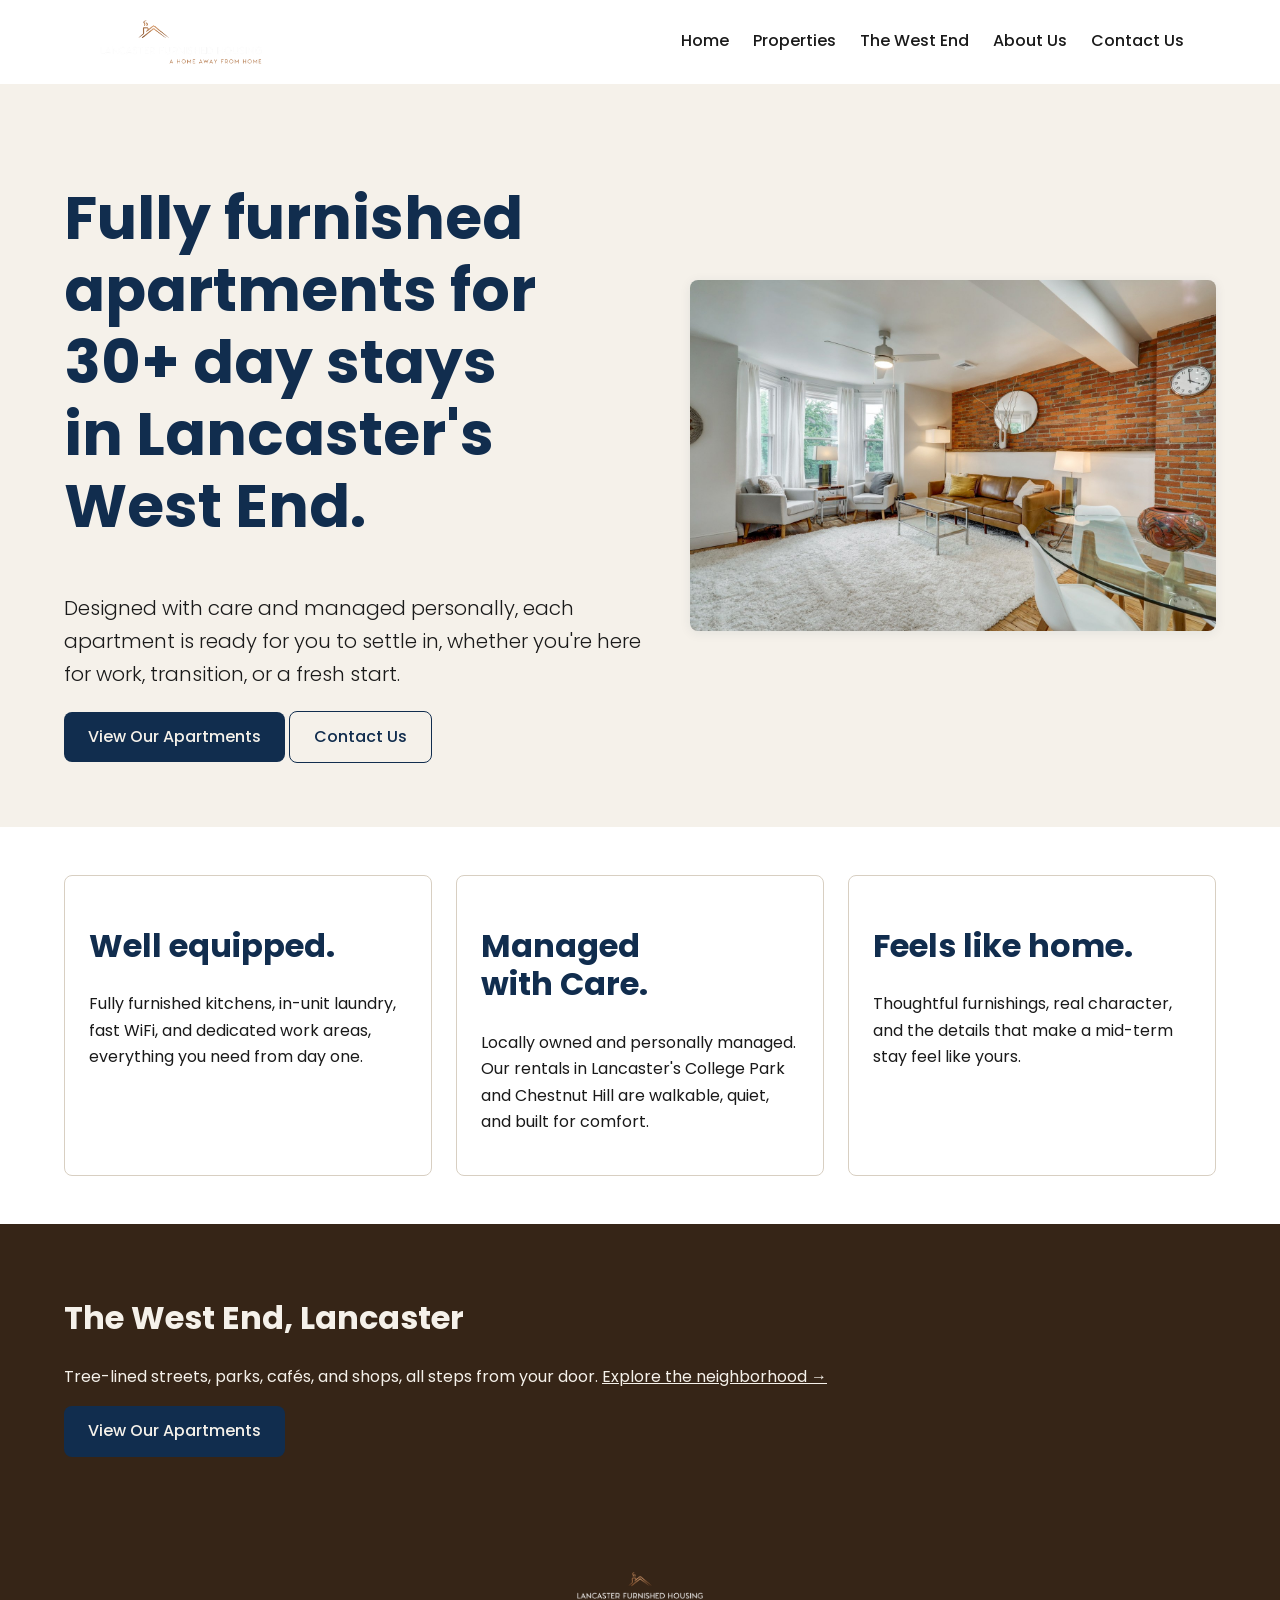
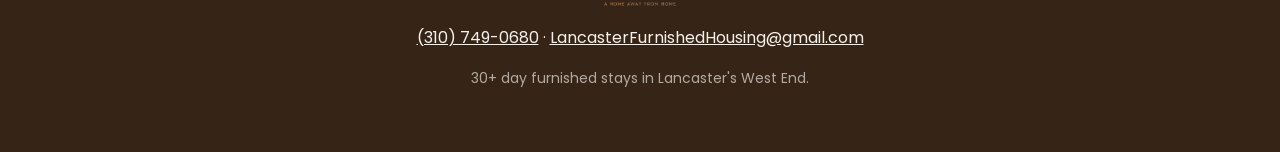
<file: index.html>
<!DOCTYPE html>
<html lang="en">
<head>
<meta charset="UTF-8">
<meta name="viewport" content="width=device-width, initial-scale=1.0">
<meta name="description" content="Fully furnished apartments for 30+ day stays in Lancaster's West End. Well equipped. Managed with care. Feels like home.">
<link rel="icon" type="image/png" href="assets/img/logo-color.png">
<meta property="og:title" content="Lancaster Furnished Housing, A Home Away From Home">
<meta property="og:description" content="Fully furnished apartments for 30+ day stays in Lancaster's West End. Well equipped. Managed with care. Feels like home.">
<meta property="og:type" content="website">
<title>Lancaster Furnished Housing, A Home Away From Home</title>
<link rel="stylesheet" href="assets/css/tokens.css">
<link rel="stylesheet" href="assets/css/styles.css">
<link rel="preconnect" href="https://fonts.googleapis.com">
<link rel="preconnect" href="https://fonts.gstatic.com" crossorigin>
<link href="https://fonts.googleapis.com/css2?family=Poppins:wght@300;400;500;700&display=swap" rel="stylesheet">
</head>
<body>
<header class="site-header">
  <a class="brand" href="index.html"><img src="assets/img/logo-color.png" alt="Lancaster Furnished Housing"></a>
  <nav aria-label="Main">
    <a href="index.html">Home</a>
    <a href="properties.html">Properties</a>
    <a href="the-west-end.html">The West End</a>
    <a href="about-us.html">About Us</a>
    <a href="contact-us.html">Contact Us</a>
  </nav>
</header>
<main>
  <section class="band-cream">
    <div class="hero wrap">
      <div>
        <h1>Fully furnished apartments for 30+ day stays in Lancaster's West End.</h1>
        <p class="lead">Designed with care and managed personally, each apartment is ready for you to settle in, whether you're here for work, transition, or a fresh start.</p>
        <p><a class="btn" href="properties.html">View Our Apartments</a> <a class="btn ghost" href="contact-us.html">Contact Us</a></p>
      </div>
      <img src="assets/img/home-hero.jpg" alt="A bright, well-furnished living room with bay windows and mid-century design">
    </div>
  </section>
  <section>
    <div class="wrap trio">
      <div class="prop"><h2>Well equipped.</h2><p>Fully furnished kitchens, in-unit laundry, fast WiFi, and dedicated work areas, everything you need from day one.</p></div>
      <div class="prop"><h2>Managed with Care.</h2><p>Locally owned and personally managed. Our rentals in Lancaster's College Park and Chestnut Hill are walkable, quiet, and built for comfort.</p></div>
      <div class="prop"><h2>Feels like home.</h2><p>Thoughtful furnishings, real character, and the details that make a mid-term stay feel like yours.</p></div>
    </div>
  </section>
  <section class="band-espresso">
    <div class="wrap">
      <h2>The West End, Lancaster</h2>
      <p>Tree-lined streets, parks, cafés, and shops, all steps from your door. <a href="the-west-end.html" style="color:inherit">Explore the neighborhood →</a></p>
      <p><a class="btn" href="properties.html">View Our Apartments</a></p>
    </div>
  </section>
</main>
<footer class="site-footer">
  <img src="assets/img/logo-nobg.png" alt="" aria-hidden="true">
  <p><span class="fcontact"><a href="tel:+13107490680">(310) 749-0680</a></span><span class="fsep"> · </span><span class="fcontact"><a href="mailto:LancasterFurnishedHousing@gmail.com">LancasterFurnishedHousing@gmail.com</a></span></p>
  <p class="fine">30+ day furnished stays in Lancaster's West End.</p>
  <!-- TODO: real Instagram handle -->
</footer>
</body>
</html>
</file>
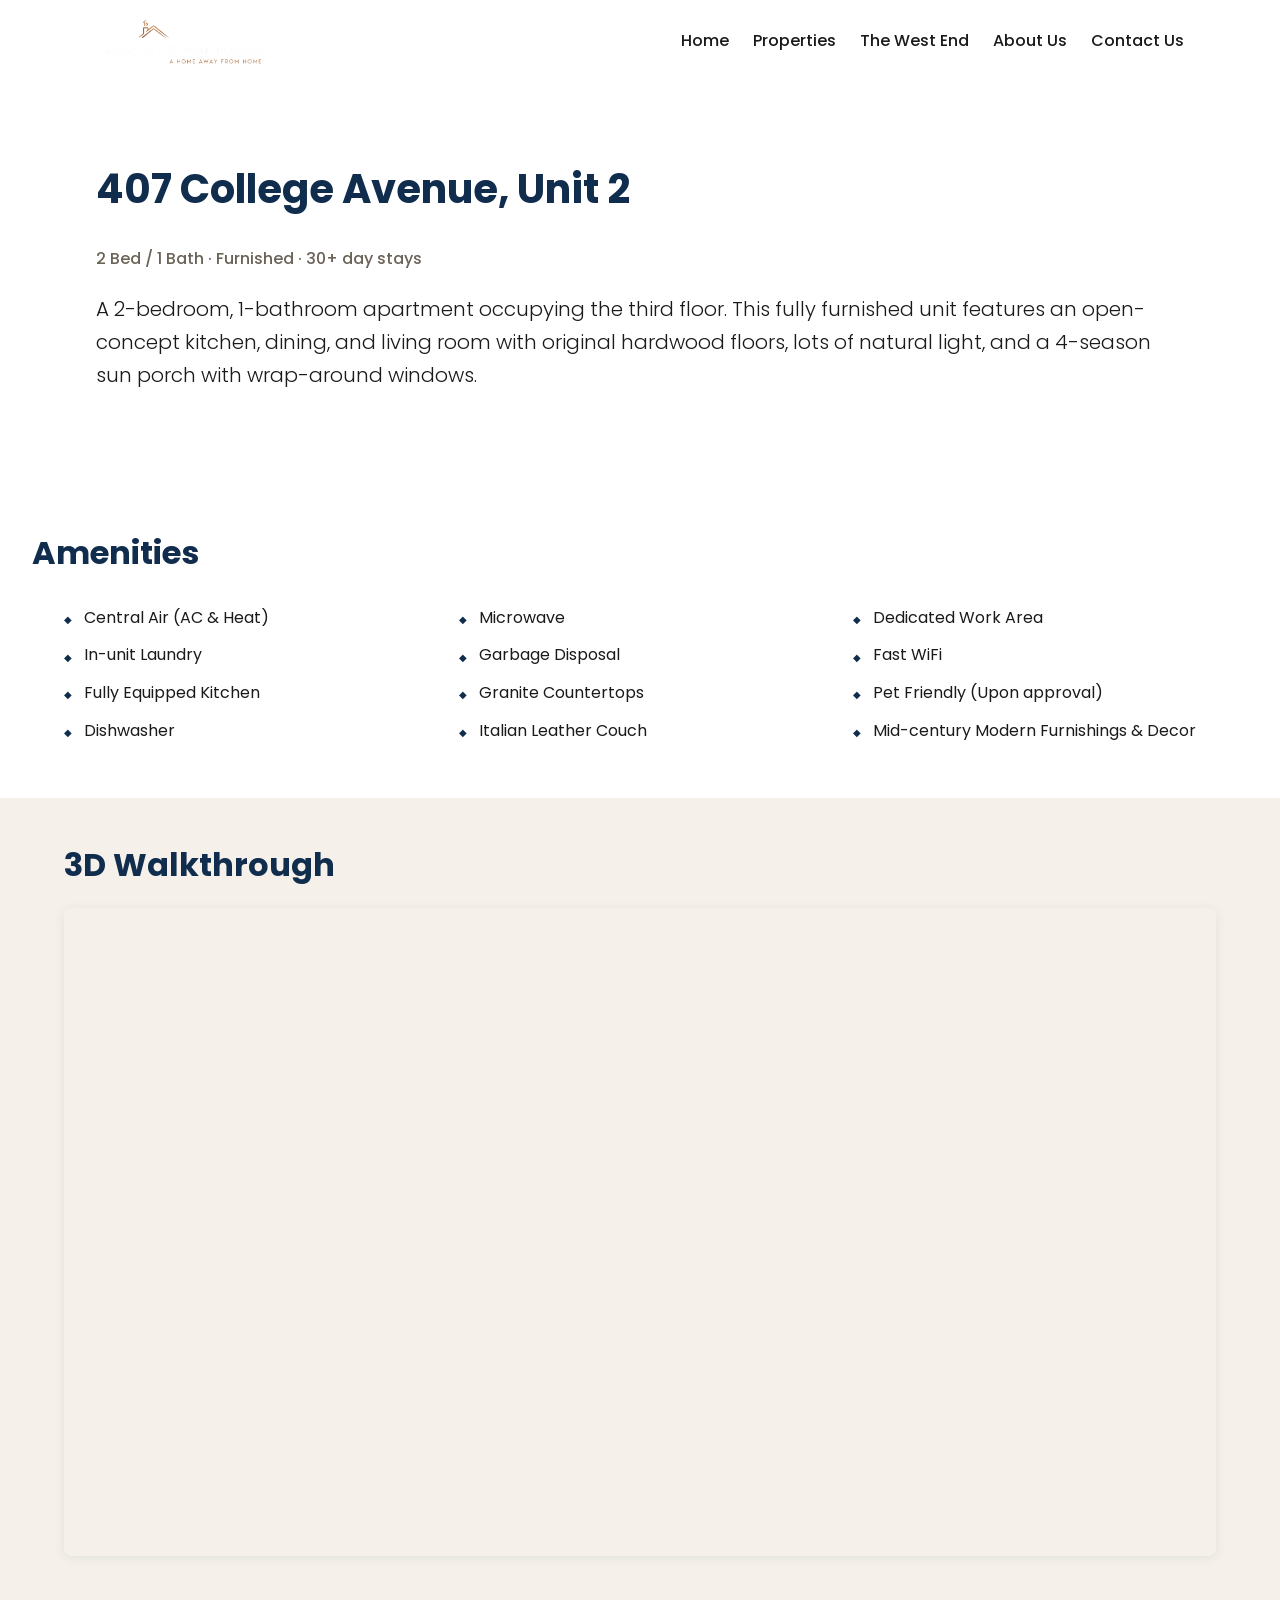
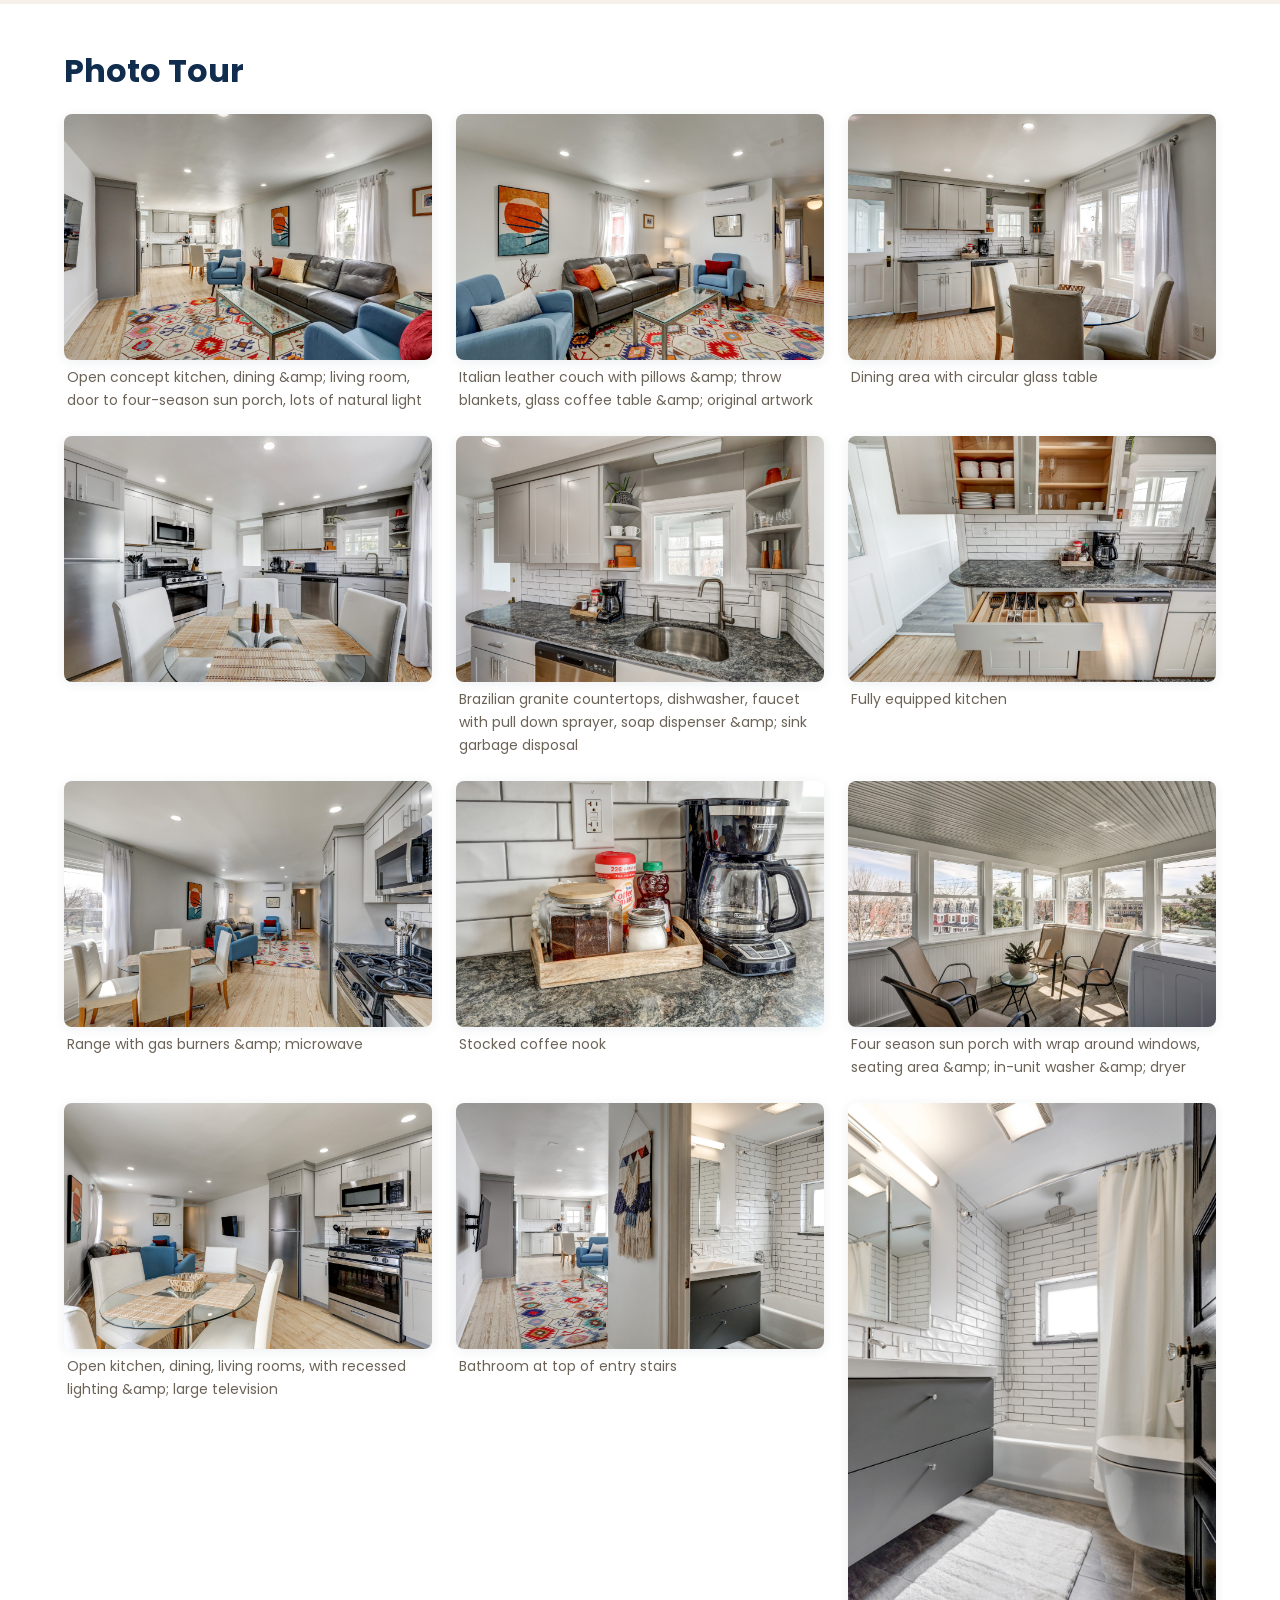
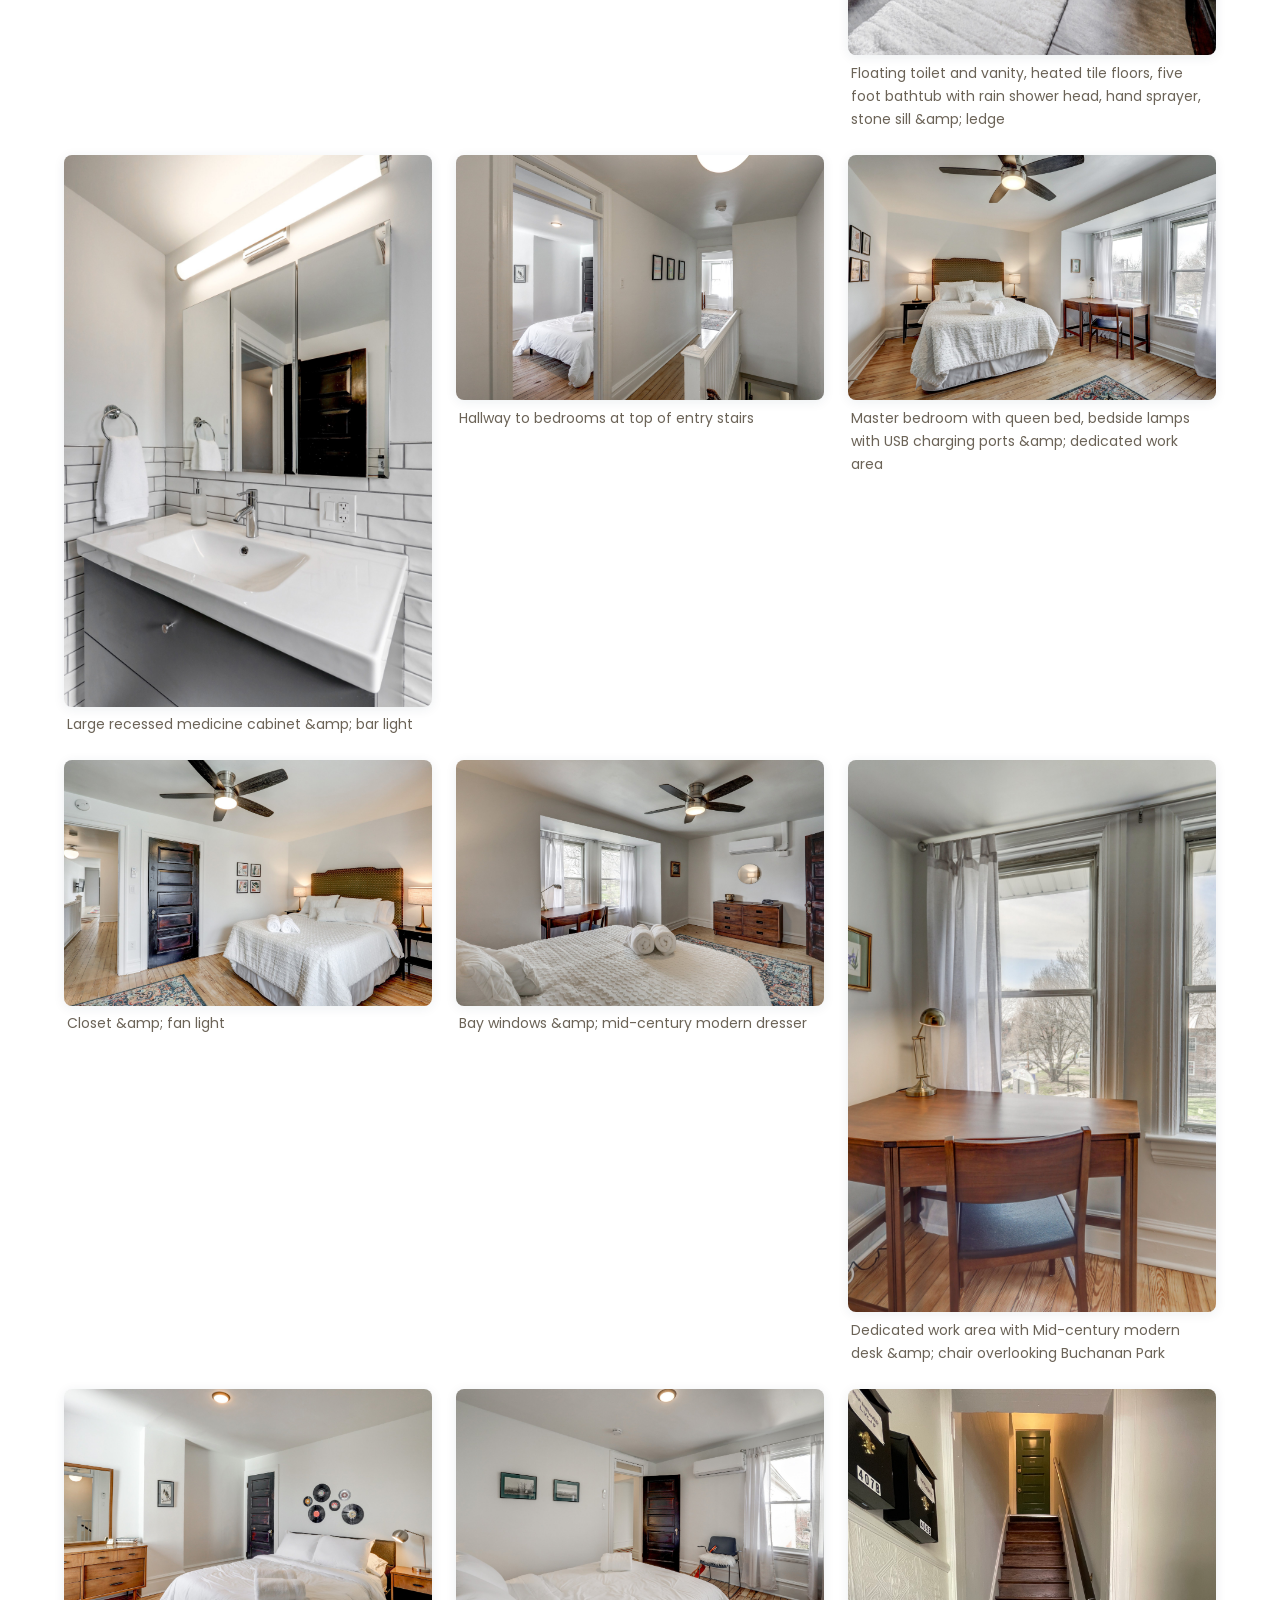
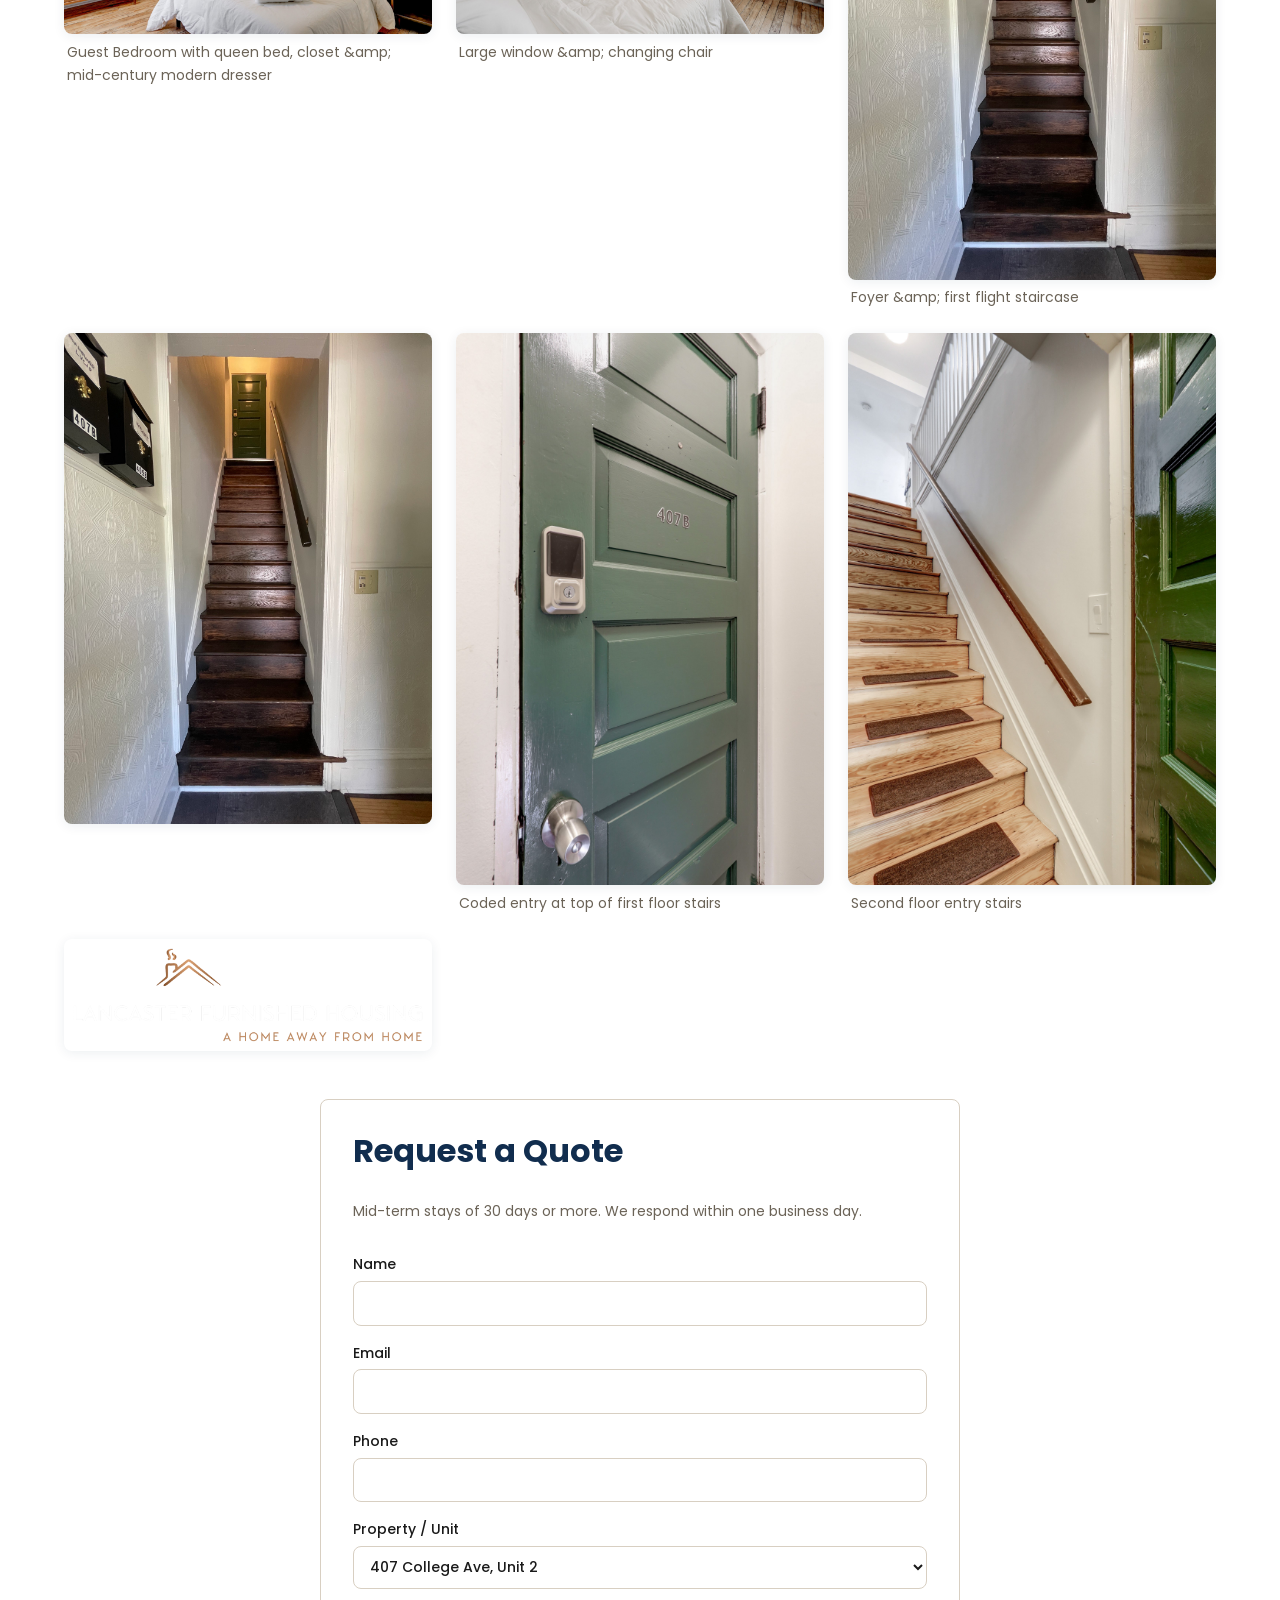
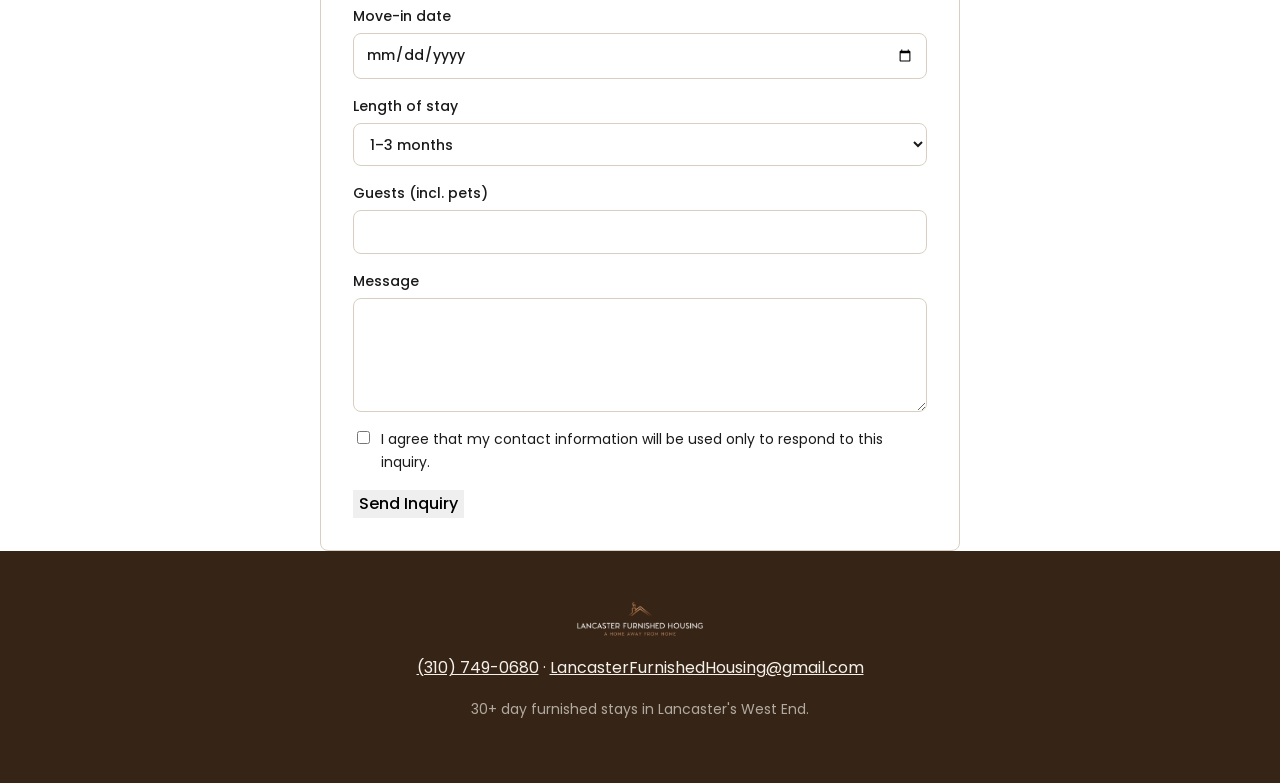
<file: 407-college-ave-unit-2.html>
<!DOCTYPE html>
<html lang="en">
<head>
<meta charset="UTF-8">
<meta name="viewport" content="width=device-width, initial-scale=1.0">
<meta name="description" content="407 College Avenue, Unit 2, fully furnished 2 Bed / 1 Bath for 30+ day stays in Lancaster's West End.">
<link rel="icon" type="image/png" href="assets/img/logo-color.png">
<meta property="og:title" content="407 College Avenue, Unit 2, Lancaster Furnished Housing">
<meta property="og:description" content="407 College Avenue, Unit 2, fully furnished 2 Bed / 1 Bath for 30+ day stays in Lancaster's West End.">
<meta property="og:type" content="website">
<title>407 College Avenue, Unit 2, Lancaster Furnished Housing</title>
<link rel="stylesheet" href="assets/css/tokens.css">
<link rel="stylesheet" href="assets/css/styles.css">
<link rel="preconnect" href="https://fonts.googleapis.com">
<link rel="preconnect" href="https://fonts.gstatic.com" crossorigin>
<link href="https://fonts.googleapis.com/css2?family=Poppins:wght@300;400;500;700&display=swap" rel="stylesheet">
</head>
<body>
<header class="site-header">
  <a class="brand" href="index.html"><img src="assets/img/logo-color.png" alt="Lancaster Furnished Housing"></a>
  <nav aria-label="Main">
    <a href="index.html">Home</a>
    <a href="properties.html">Properties</a>
    <a href="the-west-end.html">The West End</a>
    <a href="about-us.html">About Us</a>
    <a href="contact-us.html">Contact Us</a>
  </nav>
</header>
<main>
  <section class="unit-hero">
    <h1>407 College Avenue, Unit 2</h1>
    <p class="beds">2 Bed / 1 Bath · Furnished · 30+ day stays</p>
    <p class="lead">A 2-bedroom, 1-bathroom apartment occupying the third floor. This fully furnished unit features an open-concept kitchen, dining, and living room with original hardwood floors, lots of natural light, and a 4-season sun porch with wrap-around windows.</p>
  </section>
  <section class="amenities">
    <h2>Amenities</h2>
    <ul><li>Central Air (AC &amp; Heat)</li>
<li>In-unit Laundry</li>
<li>Fully Equipped Kitchen</li>
<li>Dishwasher</li>
<li>Microwave</li>
<li>Garbage Disposal</li>
<li>Granite Countertops</li>
<li>Italian Leather Couch</li>
<li>Dedicated Work Area</li>
<li>Fast WiFi</li>
<li>Pet Friendly (Upon approval)</li>
<li>Mid-century Modern Furnishings &amp; Decor</li></ul>
  </section>
  <section class="tour">
  <h2>3D Walkthrough</h2>
  <div class="iframe-wrap">
    <iframe src="https://my.matterport.com/show/?m=Tgn7CdixdW6" width="853" height="480"
            frameborder="0" allowfullscreen allow="xr-spatial-tracking"
            title="3D walkthrough of 407 College Avenue, Unit 2"></iframe>
  </div>
</section>
  <section class="gallery">
    <h2>Photo Tour</h2>
    <div class="grid"><figure><img src="assets/img/407-college-ave-unit-2-01.jpg" alt="Open concept kitchen, dining &amp;amp; living room, door to four-season sun porch, lots of natural light" loading="lazy"><figcaption>Open concept kitchen, dining &amp;amp; living room, door to four-season sun porch, lots of natural light</figcaption></figure>
<figure><img src="assets/img/407-college-ave-unit-2-02.jpg" alt="Italian leather couch with pillows &amp;amp; throw blankets, glass coffee table &amp;amp; original artwork" loading="lazy"><figcaption>Italian leather couch with pillows &amp;amp; throw blankets, glass coffee table &amp;amp; original artwork</figcaption></figure>
<figure><img src="assets/img/407-college-ave-unit-2-03.jpg" alt="Dining area with circular glass table" loading="lazy"><figcaption>Dining area with circular glass table</figcaption></figure>
<figure><img src="assets/img/407-college-ave-unit-2-04.jpg" alt="407 College Avenue, Unit 2" loading="lazy"></figure>
<figure><img src="assets/img/407-college-ave-unit-2-05.jpg" alt="Brazilian granite countertops, dishwasher, faucet with pull down sprayer, soap dispenser &amp;amp; sink garbage disposal" loading="lazy"><figcaption>Brazilian granite countertops, dishwasher, faucet with pull down sprayer, soap dispenser &amp;amp; sink garbage disposal</figcaption></figure>
<figure><img src="assets/img/407-college-ave-unit-2-06.jpg" alt="Fully equipped kitchen" loading="lazy"><figcaption>Fully equipped kitchen</figcaption></figure>
<figure><img src="assets/img/407-college-ave-unit-2-07.jpg" alt="Range with gas burners &amp;amp; microwave" loading="lazy"><figcaption>Range with gas burners &amp;amp; microwave</figcaption></figure>
<figure><img src="assets/img/407-college-ave-unit-2-08.jpg" alt="Stocked coffee nook" loading="lazy"><figcaption>Stocked coffee nook</figcaption></figure>
<figure><img src="assets/img/407-college-ave-unit-2-09.jpg" alt="Four season sun porch with wrap around windows, seating area &amp;amp; in-unit washer &amp;amp; dryer" loading="lazy"><figcaption>Four season sun porch with wrap around windows, seating area &amp;amp; in-unit washer &amp;amp; dryer</figcaption></figure>
<figure><img src="assets/img/407-college-ave-unit-2-10.jpg" alt="Open kitchen, dining, living rooms, with recessed lighting &amp;amp; large television" loading="lazy"><figcaption>Open kitchen, dining, living rooms, with recessed lighting &amp;amp; large television</figcaption></figure>
<figure><img src="assets/img/407-college-ave-unit-2-11.jpg" alt="Bathroom at top of entry stairs" loading="lazy"><figcaption>Bathroom at top of entry stairs</figcaption></figure>
<figure><img src="assets/img/407-college-ave-unit-2-12.jpg" alt="Floating toilet and vanity, heated tile floors, five foot bathtub with rain shower head, hand sprayer, stone sill &amp;amp; ledge" loading="lazy"><figcaption>Floating toilet and vanity, heated tile floors, five foot bathtub with rain shower head, hand sprayer, stone sill &amp;amp; ledge</figcaption></figure>
<figure><img src="assets/img/407-college-ave-unit-2-13.jpg" alt="Large recessed medicine cabinet &amp;amp; bar light" loading="lazy"><figcaption>Large recessed medicine cabinet &amp;amp; bar light</figcaption></figure>
<figure><img src="assets/img/407-college-ave-unit-2-14.jpg" alt="Hallway to bedrooms at top of entry stairs" loading="lazy"><figcaption>Hallway to bedrooms at top of entry stairs</figcaption></figure>
<figure><img src="assets/img/407-college-ave-unit-2-15.jpg" alt="Master bedroom with queen bed, bedside lamps with USB charging ports  &amp;amp; dedicated work area" loading="lazy"><figcaption>Master bedroom with queen bed, bedside lamps with USB charging ports  &amp;amp; dedicated work area</figcaption></figure>
<figure><img src="assets/img/407-college-ave-unit-2-16.jpg" alt="Closet &amp;amp; fan light" loading="lazy"><figcaption>Closet &amp;amp; fan light</figcaption></figure>
<figure><img src="assets/img/407-college-ave-unit-2-17.jpg" alt="Bay windows &amp;amp; mid-century modern dresser" loading="lazy"><figcaption>Bay windows &amp;amp; mid-century modern dresser</figcaption></figure>
<figure><img src="assets/img/407-college-ave-unit-2-18.jpg" alt="Dedicated work area with Mid-century modern desk &amp;amp; chair overlooking Buchanan Park" loading="lazy"><figcaption>Dedicated work area with Mid-century modern desk &amp;amp; chair overlooking Buchanan Park</figcaption></figure>
<figure><img src="assets/img/407-college-ave-unit-2-19.jpg" alt="Guest Bedroom with queen bed, closet &amp;amp; mid-century modern dresser" loading="lazy"><figcaption>Guest Bedroom with queen bed, closet &amp;amp; mid-century modern dresser</figcaption></figure>
<figure><img src="assets/img/407-college-ave-unit-2-20.jpg" alt="Large window &amp;amp; changing chair" loading="lazy"><figcaption>Large window &amp;amp; changing chair</figcaption></figure>
<figure><img src="assets/img/407-college-ave-unit-2-21.jpg" alt="Foyer &amp;amp; first flight staircase" loading="lazy"><figcaption>Foyer &amp;amp; first flight staircase</figcaption></figure>
<figure><img src="assets/img/407-college-ave-unit-2-22.jpg" alt="407 College Avenue, Unit 2" loading="lazy"></figure>
<figure><img src="assets/img/407-college-ave-unit-2-23.jpg" alt="Coded entry at top of first floor stairs" loading="lazy"><figcaption>Coded entry at top of first floor stairs</figcaption></figure>
<figure><img src="assets/img/407-college-ave-unit-2-24.jpg" alt="Second floor entry stairs" loading="lazy"><figcaption>Second floor entry stairs</figcaption></figure>
<figure><img src="assets/img/407-college-ave-unit-2-25.png" alt="407 College Avenue, Unit 2" loading="lazy"></figure></div>
  </section>
  <form class="inquiry" action="https://formspree.io/f/myezeeeq" method="POST">
  <!-- Formspree endpoint: myezeeeq (2026-09-20) -->
  <h2>Request a Quote</h2>
  <p class="fine">Mid-term stays of 30 days or more. We respond within one business day.</p>
  <label>Name <input type="text" name="name" required></label>
  <label>Email <input type="email" name="email" required></label>
  <label>Phone <input type="tel" name="phone"></label>
  <label>Property / Unit
    <select name="unit" required>
      <option value="606-w-lemon-unit-1">606 West Lemon St, Unit 1</option>
      <option value="606-w-lemon-unit-2" >606 West Lemon St, Unit 2</option>
      <option value="407-college-ave-unit-2" selected>407 College Ave, Unit 2</option>
      <option value="409-college-ave-unit-2" >409 College Ave, Unit 2</option>
      <option value="not-sure">Not sure yet</option>
    </select>
  </label>
  <label>Move-in date <input type="date" name="move_in" required></label>
  <label>Length of stay
    <select name="stay" required>
      <option>1–3 months</option><option>3–6 months</option>
      <option>6+ months</option><option>Not sure</option>
    </select>
  </label>
  <label>Guests (incl. pets) <input type="text" name="guests"></label>
  <label>Message <textarea name="message" rows="4"></textarea></label>
  <label class="consent"><input type="checkbox" name="consent" required> I agree that my contact information will be used only to respond to this inquiry.</label>
  <button type="submit">Send Inquiry</button>
</form>
</main>
<footer class="site-footer">
  <img src="assets/img/logo-nobg.png" alt="" aria-hidden="true">
  <p><span class="fcontact"><a href="tel:+13107490680">(310) 749-0680</a></span><span class="fsep"> · </span><span class="fcontact"><a href="mailto:LancasterFurnishedHousing@gmail.com">LancasterFurnishedHousing@gmail.com</a></span></p>
  <p class="fine">30+ day furnished stays in Lancaster's West End.</p>
  <!-- TODO: real Instagram handle -->
</footer>
</body>
</html>
</file>
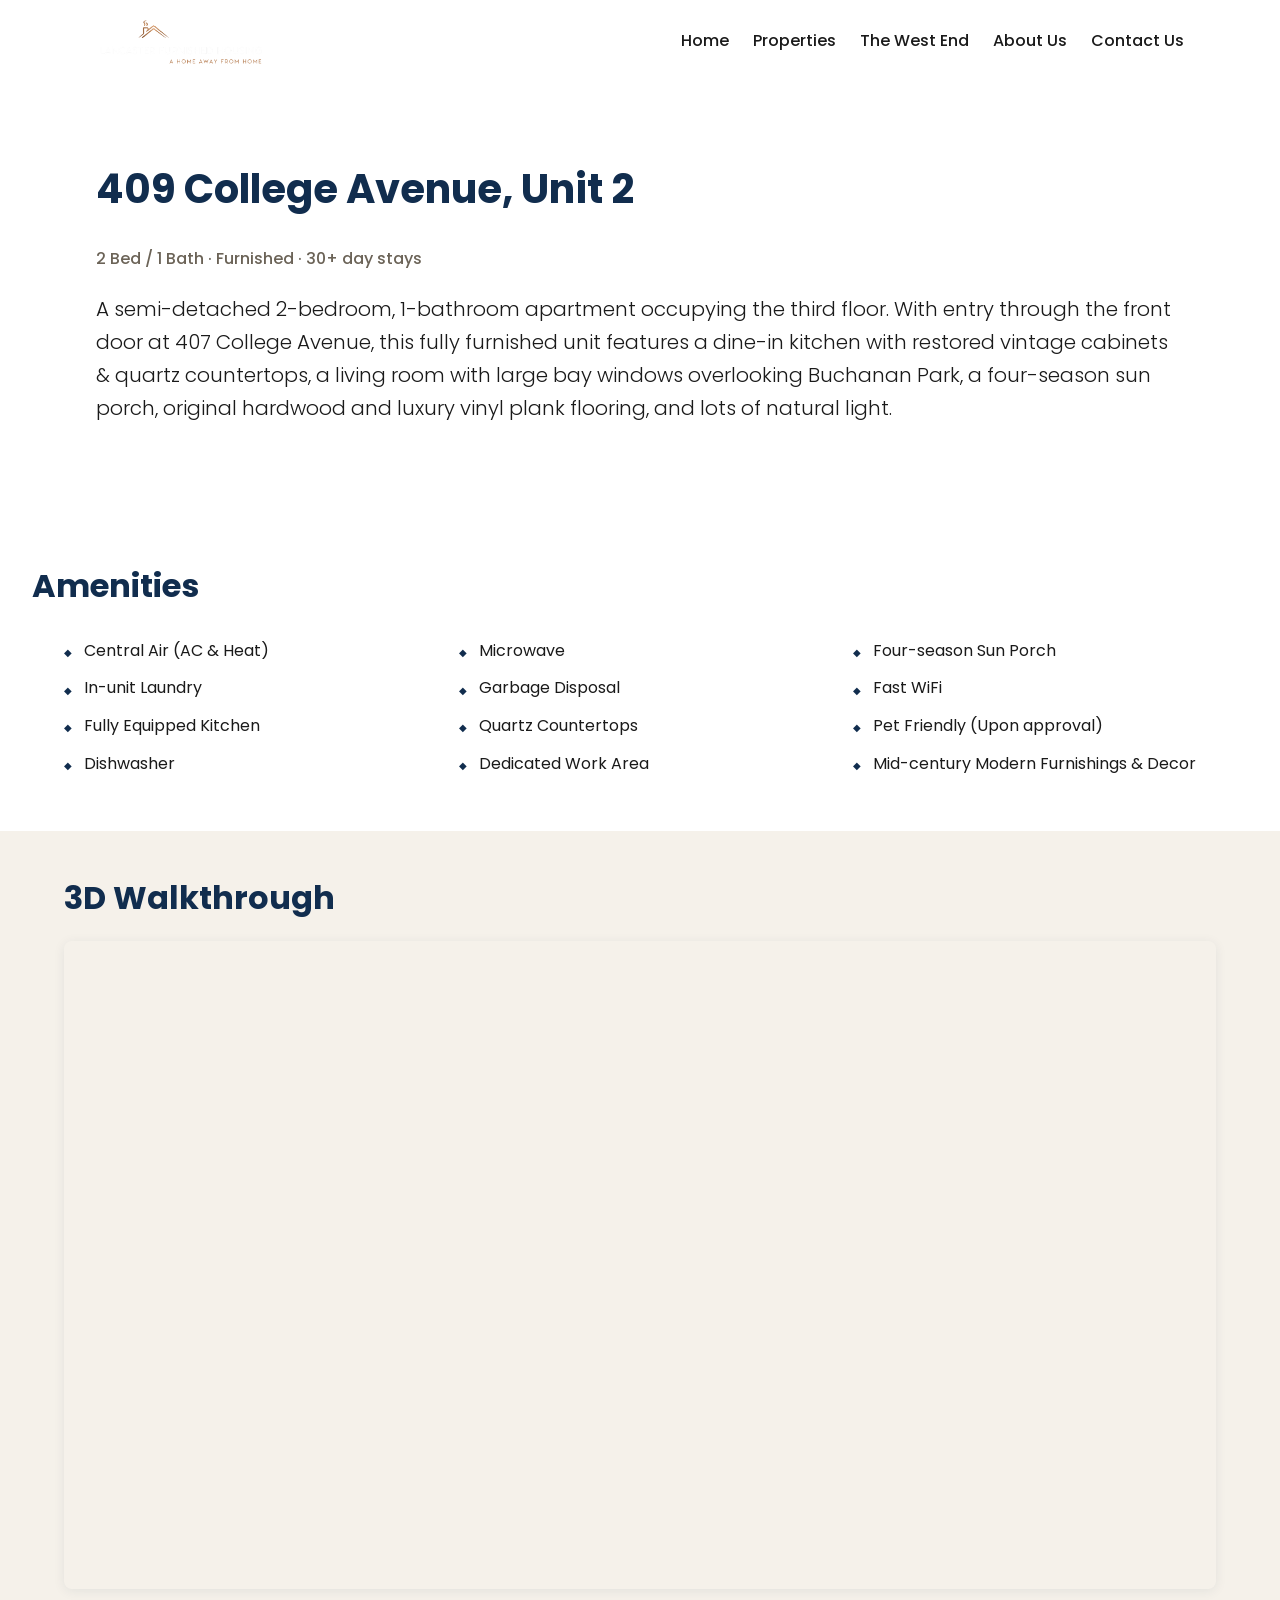
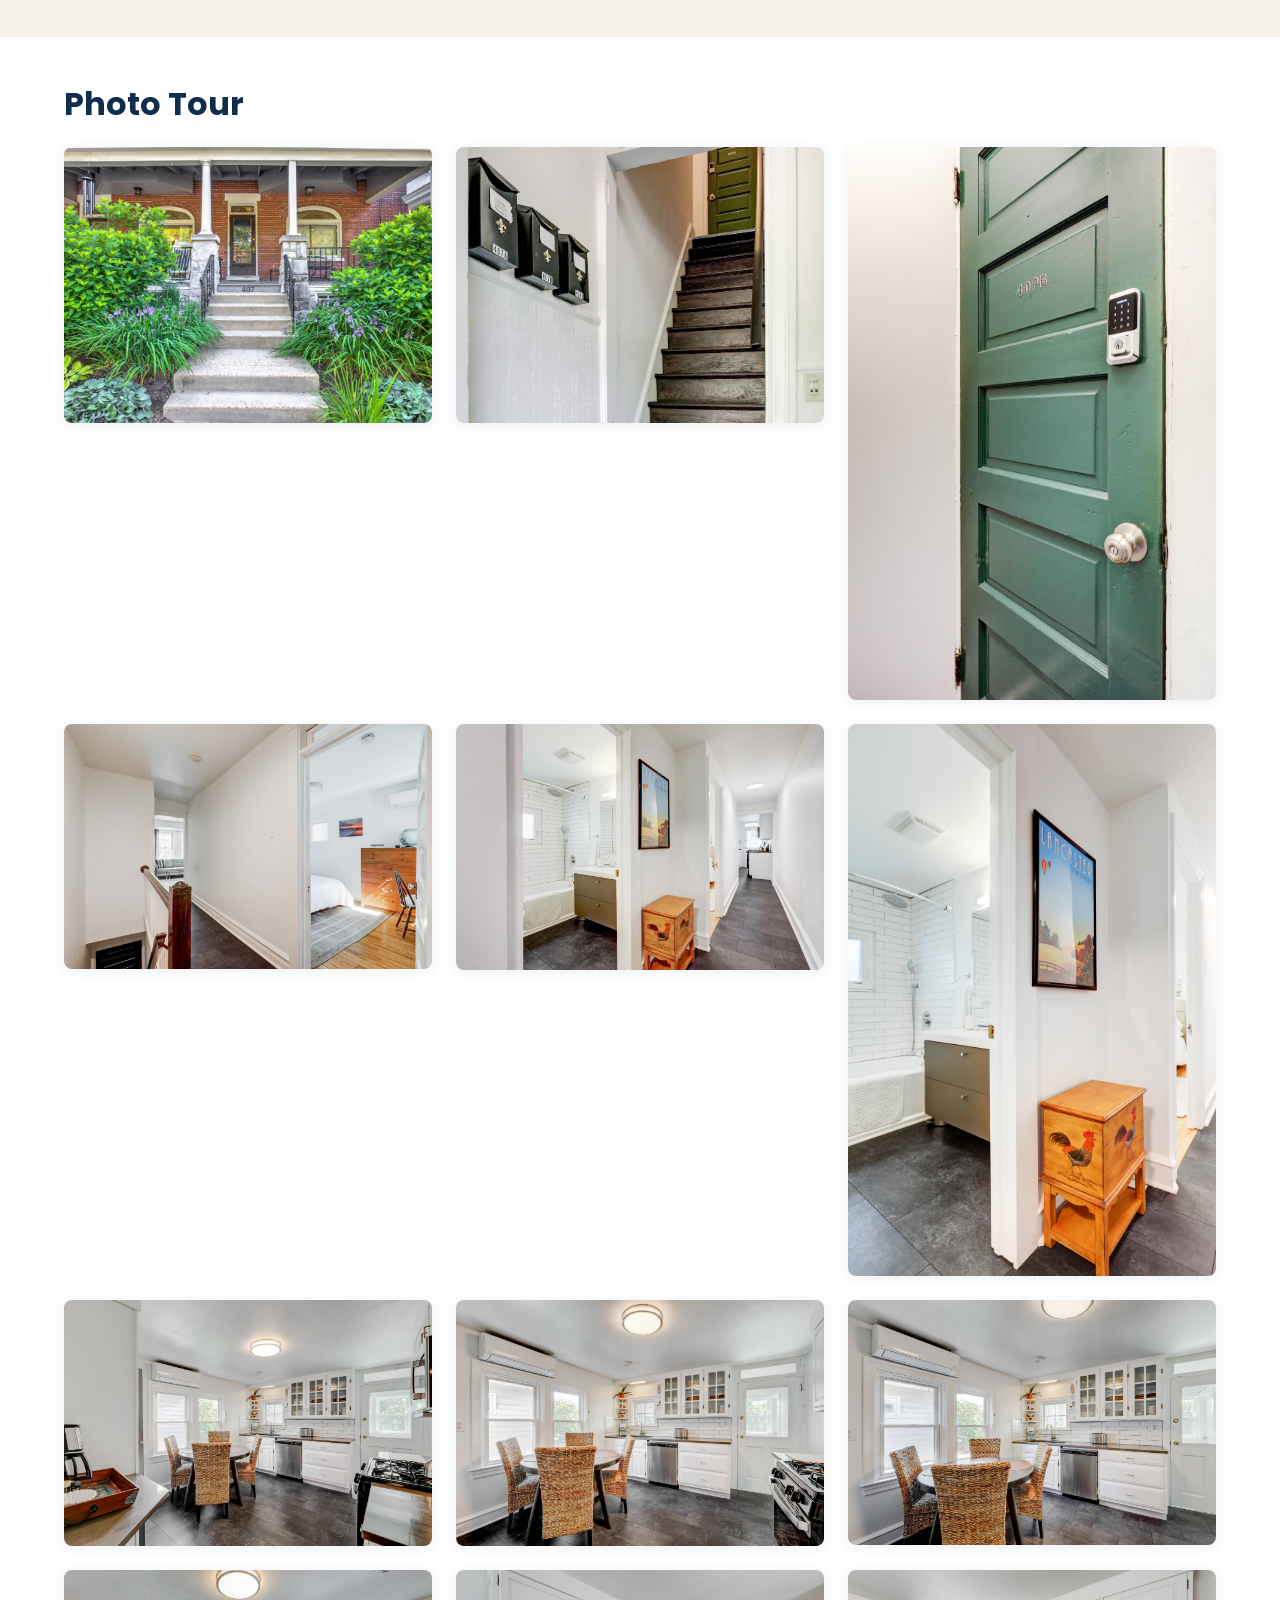
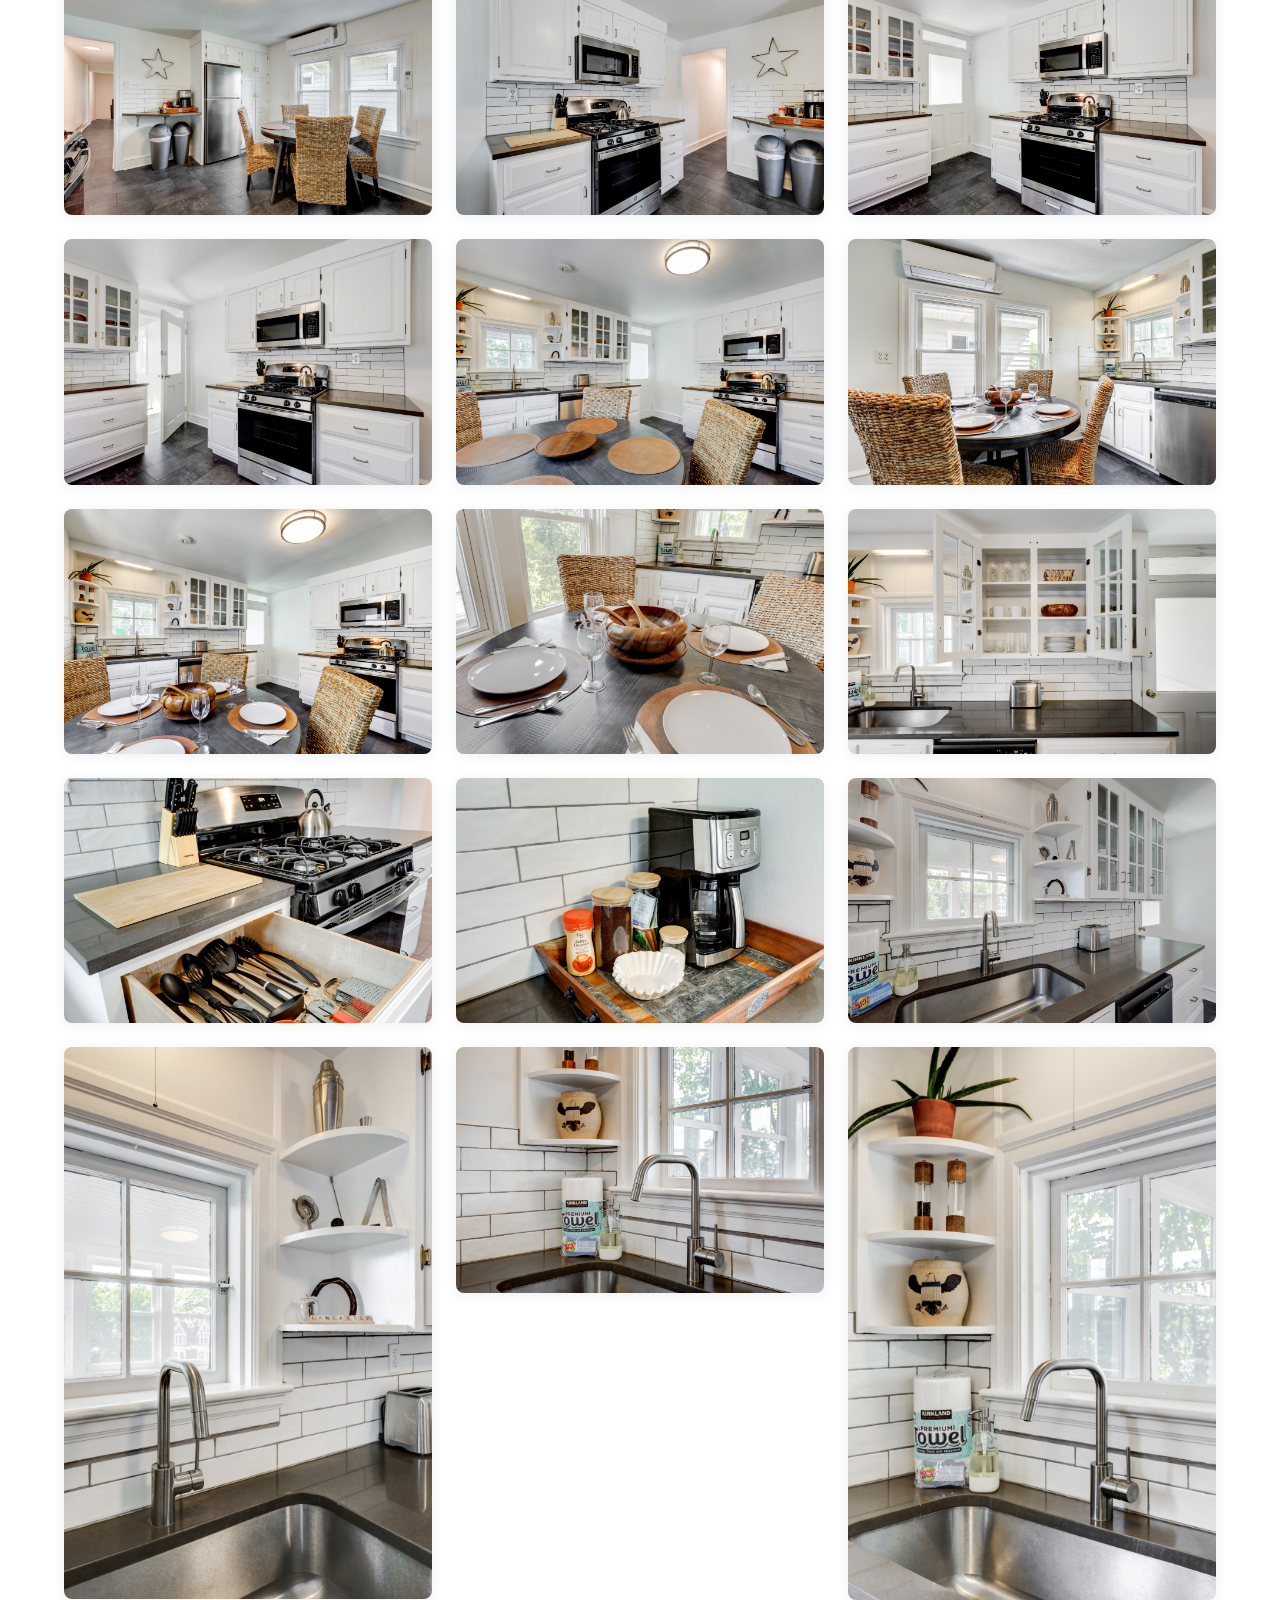
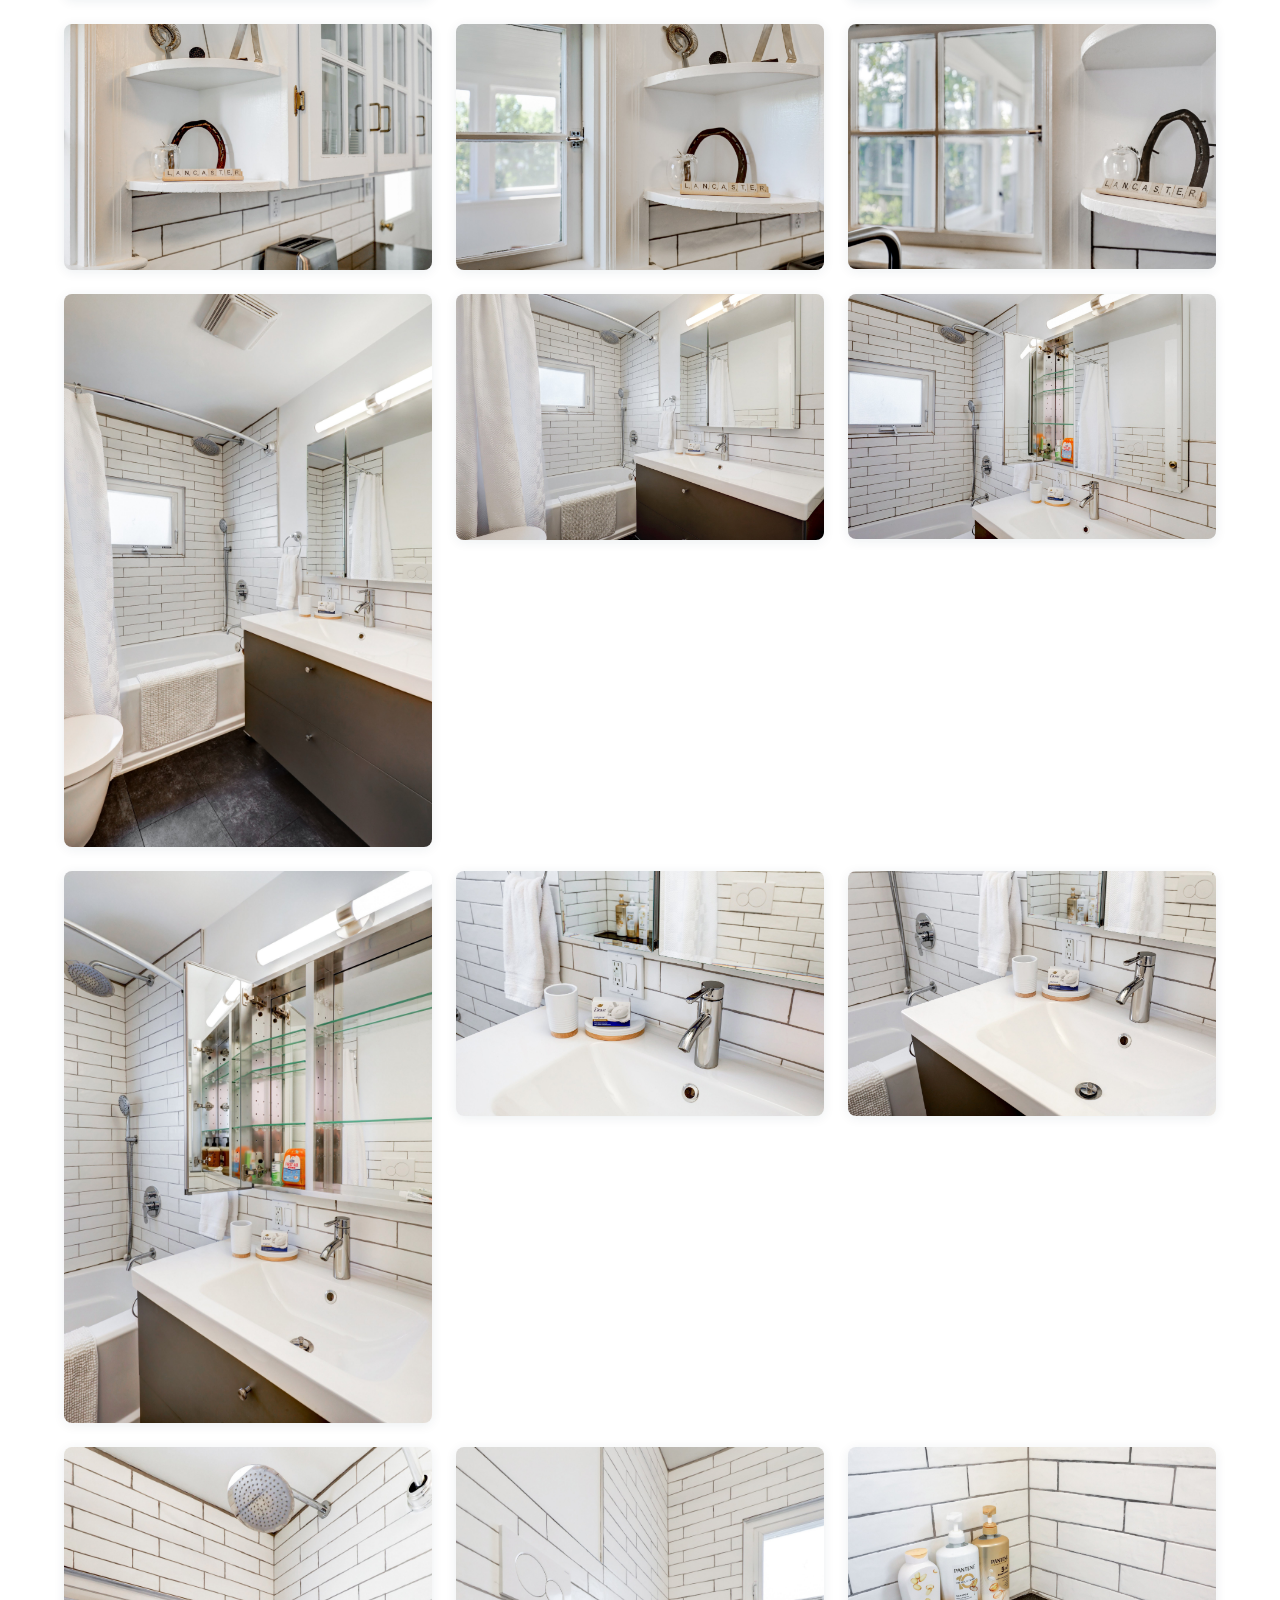
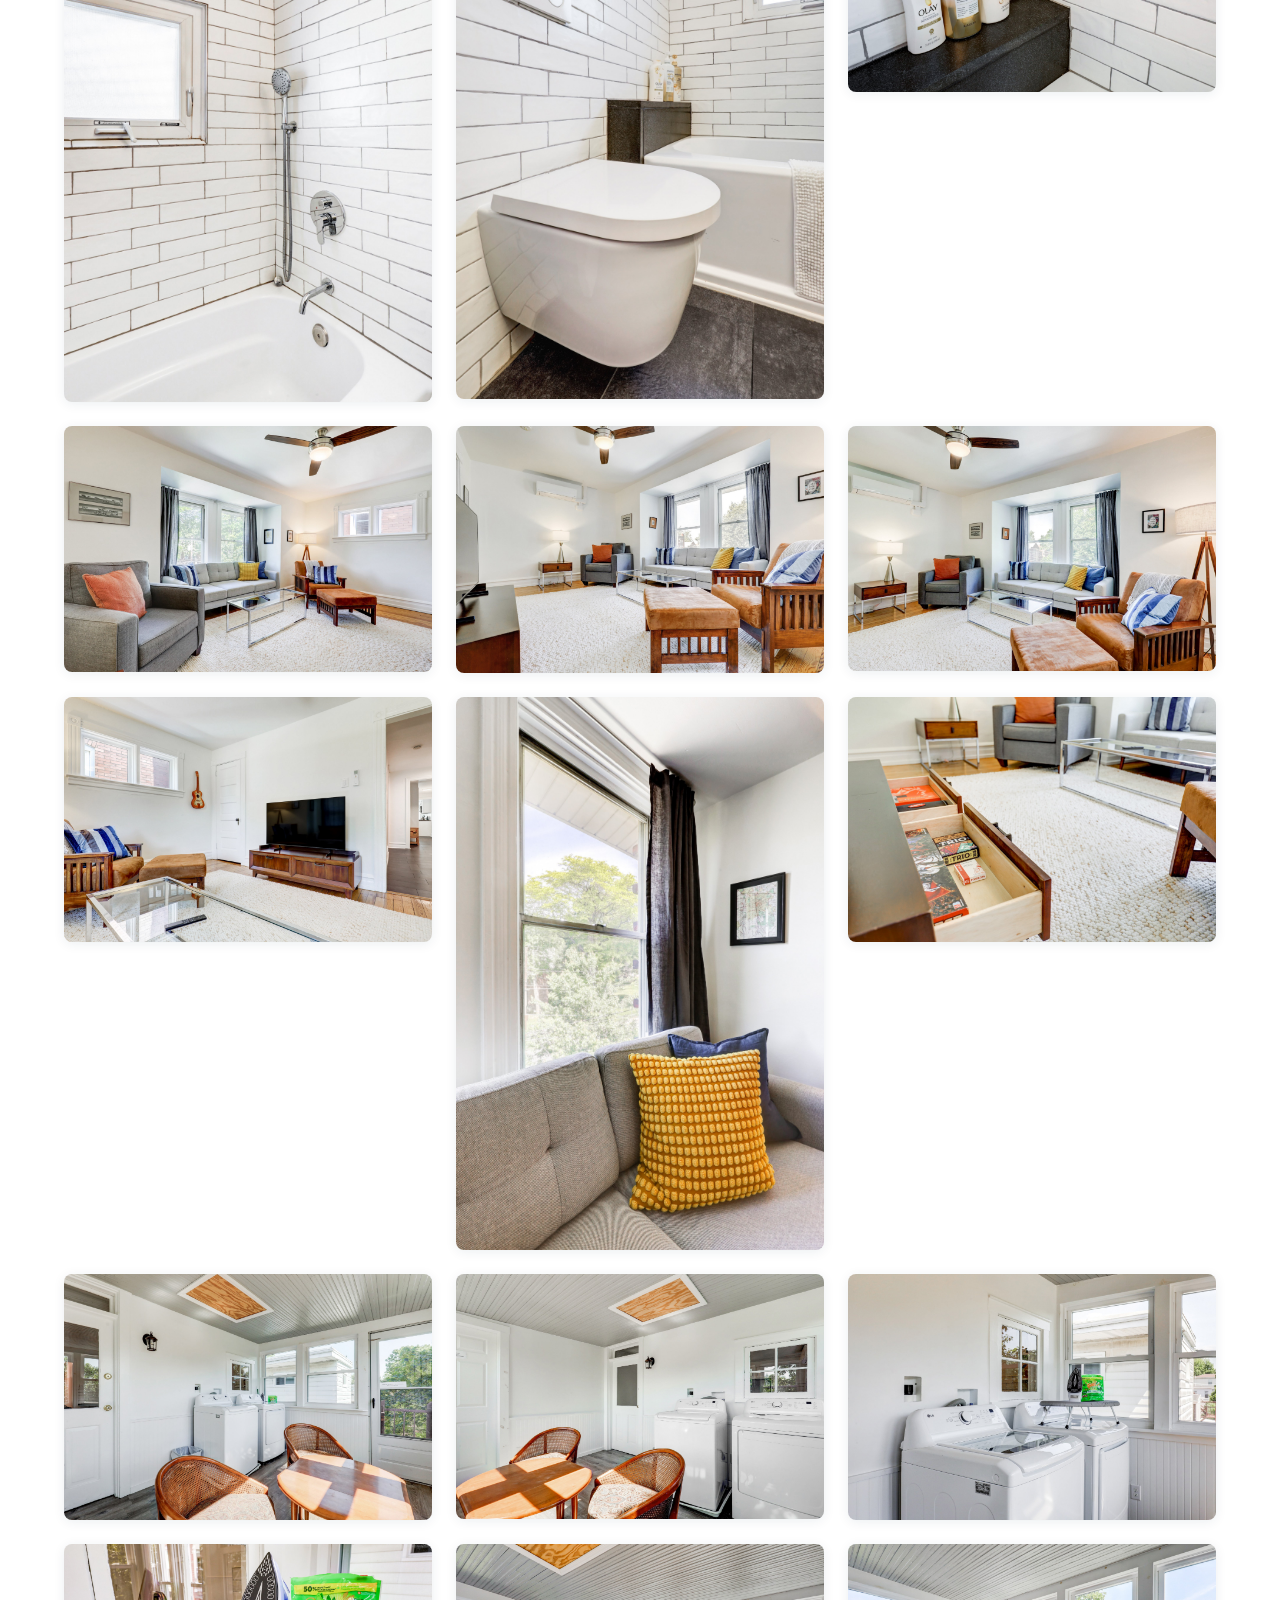
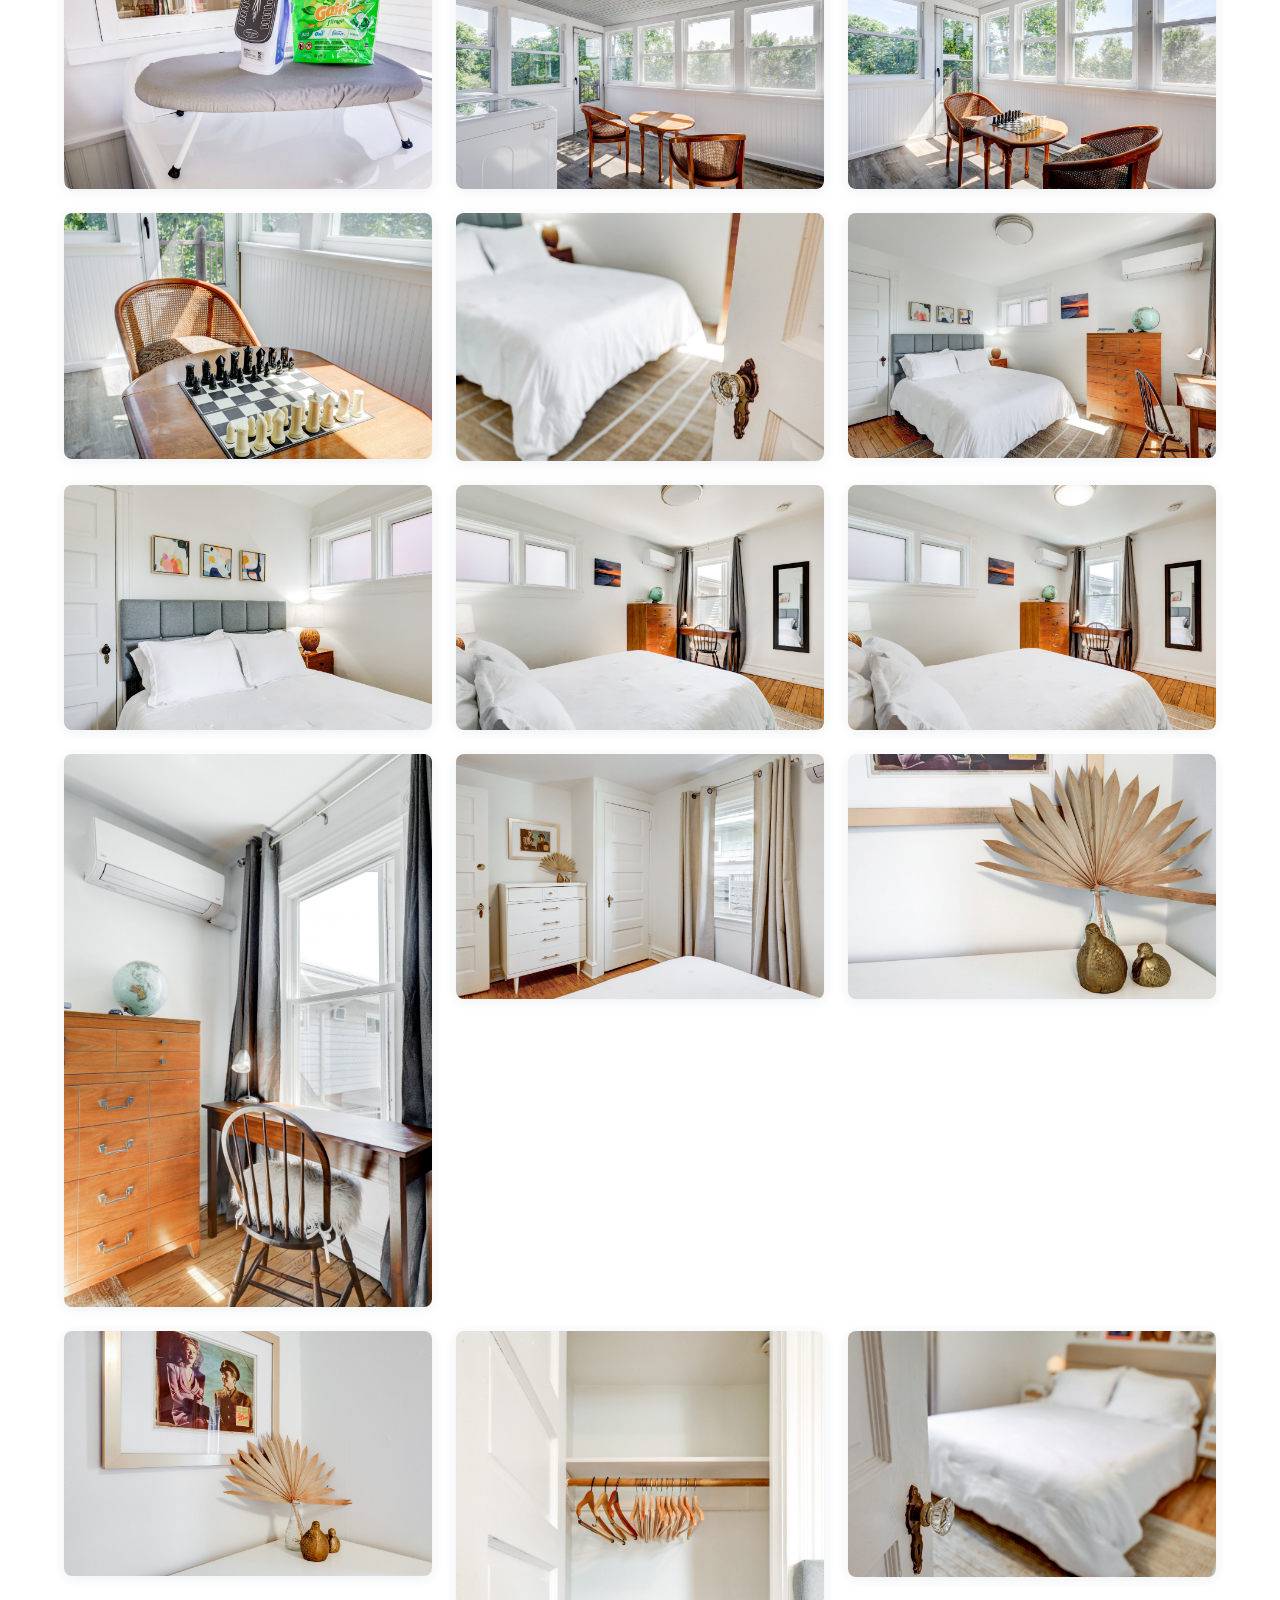
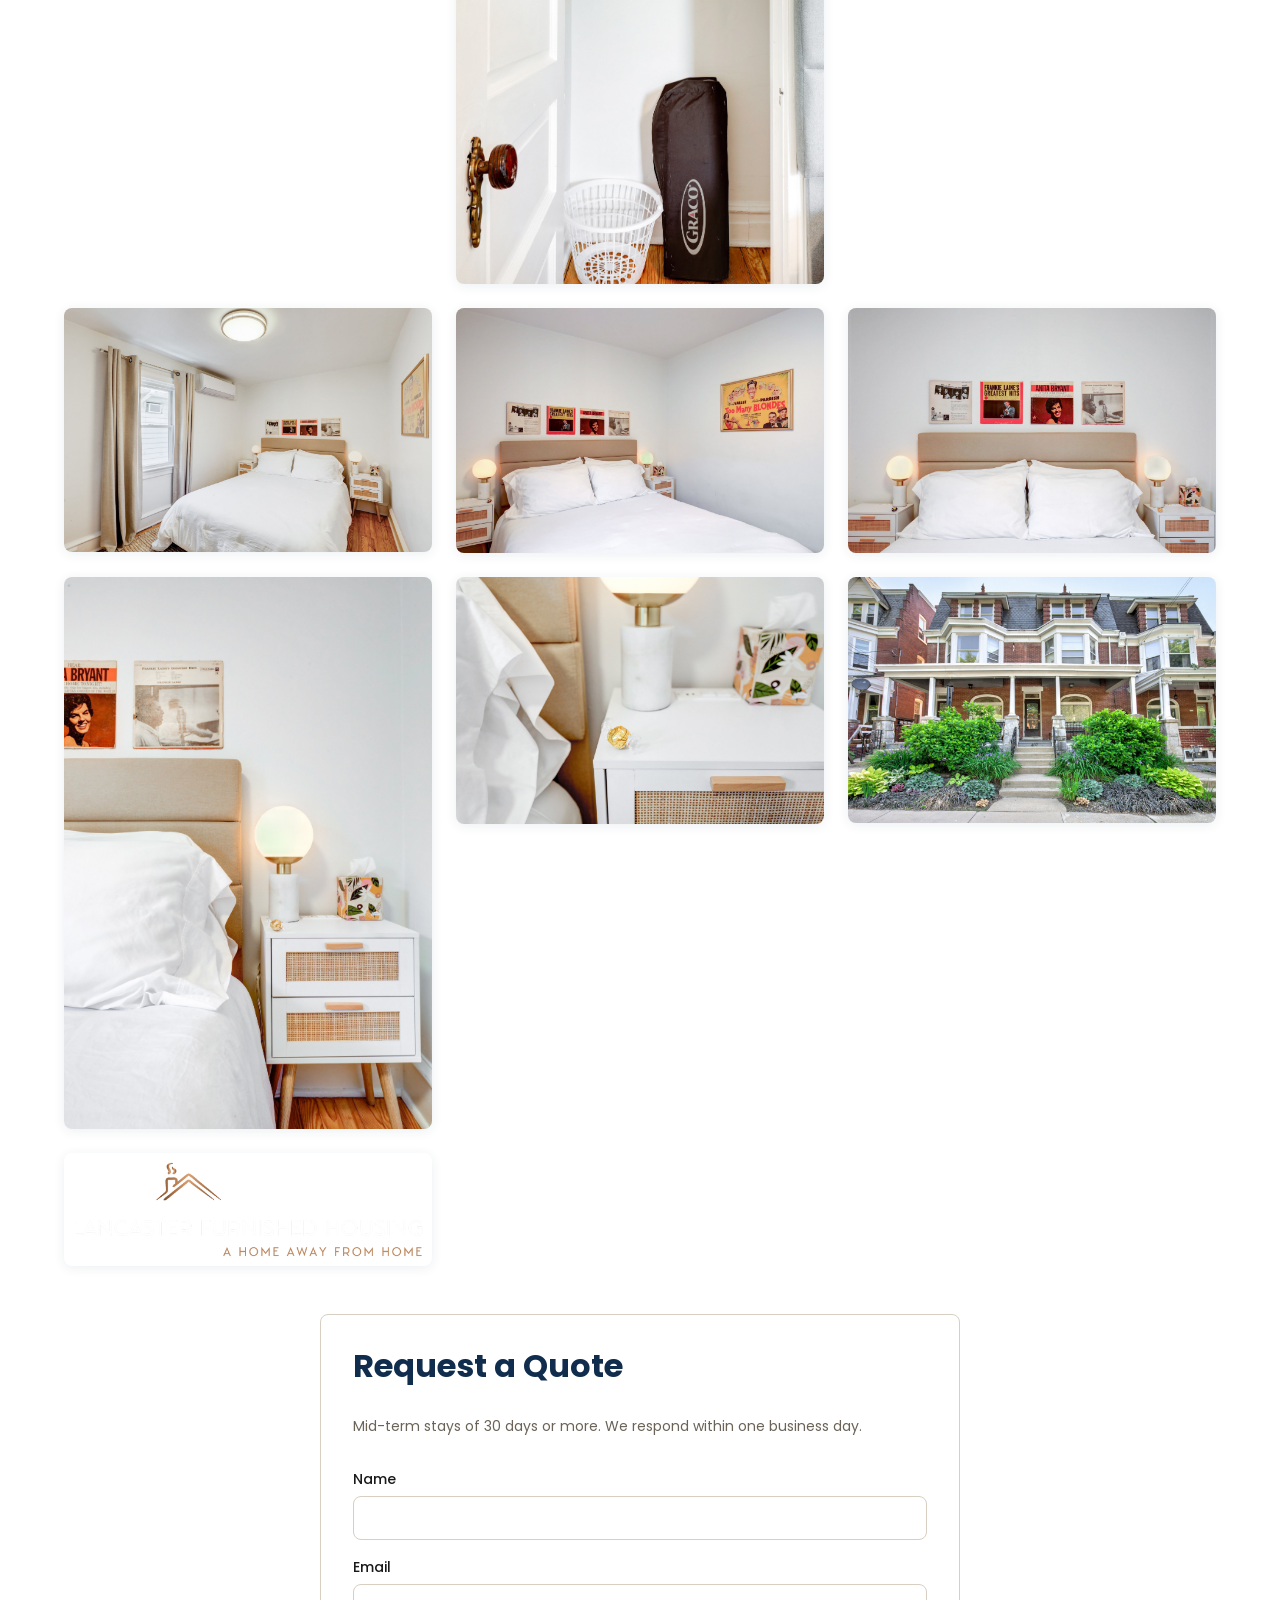
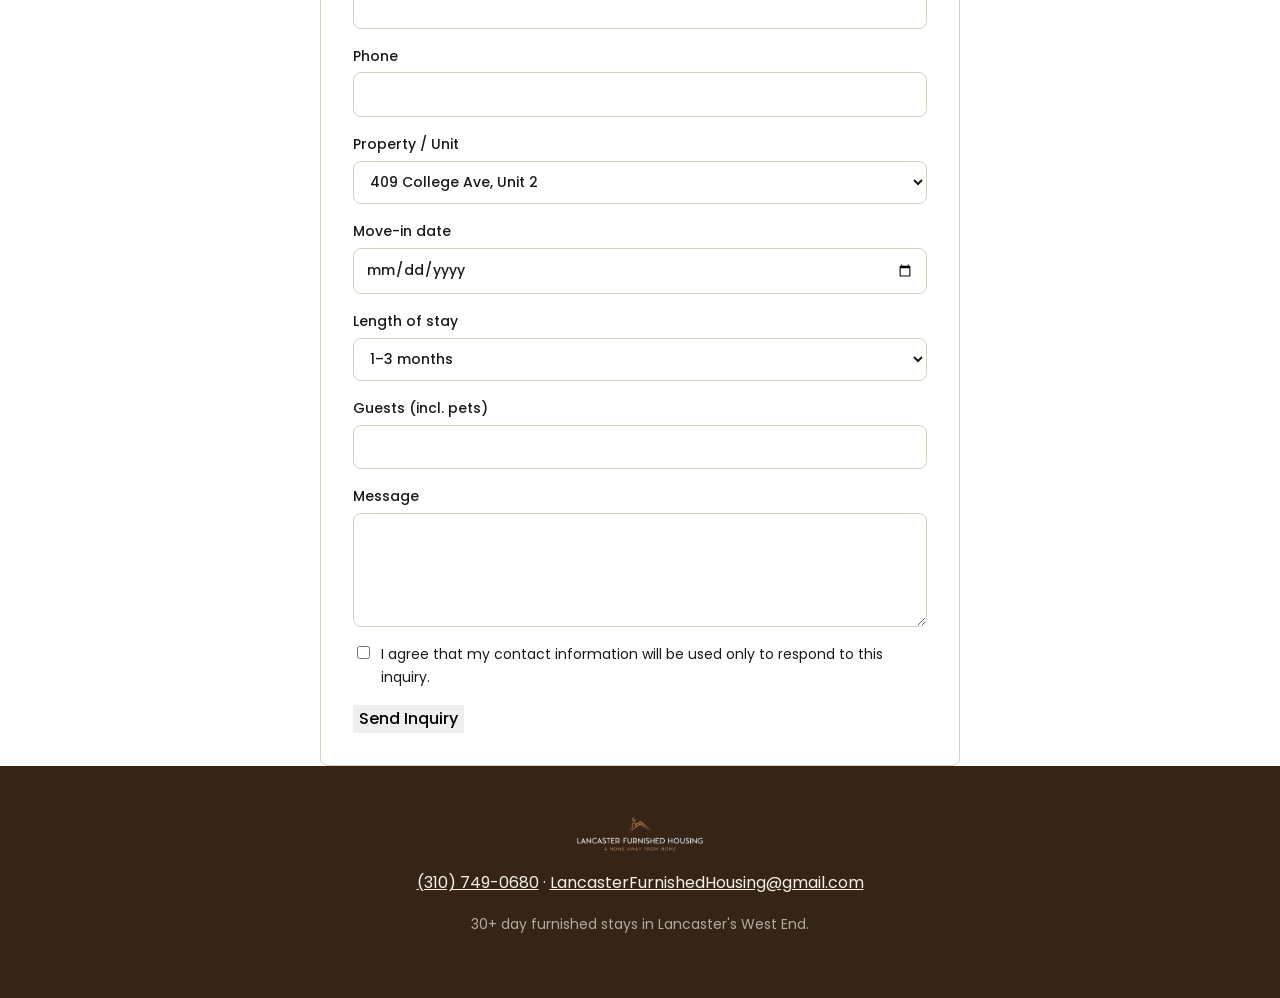
<file: 409-college-ave-unit-2.html>
<!DOCTYPE html>
<html lang="en">
<head>
<meta charset="UTF-8">
<meta name="viewport" content="width=device-width, initial-scale=1.0">
<meta name="description" content="409 College Avenue, Unit 2, fully furnished 2 Bed / 1 Bath for 30+ day stays in Lancaster's West End.">
<link rel="icon" type="image/png" href="assets/img/logo-color.png">
<meta property="og:title" content="409 College Avenue, Unit 2, Lancaster Furnished Housing">
<meta property="og:description" content="409 College Avenue, Unit 2, fully furnished 2 Bed / 1 Bath for 30+ day stays in Lancaster's West End.">
<meta property="og:type" content="website">
<title>409 College Avenue, Unit 2, Lancaster Furnished Housing</title>
<link rel="stylesheet" href="assets/css/tokens.css">
<link rel="stylesheet" href="assets/css/styles.css">
<link rel="preconnect" href="https://fonts.googleapis.com">
<link rel="preconnect" href="https://fonts.gstatic.com" crossorigin>
<link href="https://fonts.googleapis.com/css2?family=Poppins:wght@300;400;500;700&display=swap" rel="stylesheet">
</head>
<body>
<header class="site-header">
  <a class="brand" href="index.html"><img src="assets/img/logo-color.png" alt="Lancaster Furnished Housing"></a>
  <nav aria-label="Main">
    <a href="index.html">Home</a>
    <a href="properties.html">Properties</a>
    <a href="the-west-end.html">The West End</a>
    <a href="about-us.html">About Us</a>
    <a href="contact-us.html">Contact Us</a>
  </nav>
</header>
<main>
  <section class="unit-hero">
    <h1>409 College Avenue, Unit 2</h1>
    <p class="beds">2 Bed / 1 Bath · Furnished · 30+ day stays</p>
    <p class="lead">A semi-detached 2-bedroom, 1-bathroom apartment occupying the third floor. With entry through the front door at 407 College Avenue, this fully furnished unit features a dine-in kitchen with restored vintage cabinets &amp; quartz countertops, a living room with large bay windows overlooking Buchanan Park, a four-season sun porch, original hardwood and luxury vinyl plank flooring, and lots of natural light.</p>
  </section>
  <section class="amenities">
    <h2>Amenities</h2>
    <ul><li>Central Air (AC &amp; Heat)</li>
<li>In-unit Laundry</li>
<li>Fully Equipped Kitchen</li>
<li>Dishwasher</li>
<li>Microwave</li>
<li>Garbage Disposal</li>
<li>Quartz Countertops</li>
<li>Dedicated Work Area</li>
<li>Four-season Sun Porch</li>
<li>Fast WiFi</li>
<li>Pet Friendly (Upon approval)</li>
<li>Mid-century Modern Furnishings &amp; Decor</li></ul>
  </section>
  <section class="tour">
  <h2>3D Walkthrough</h2>
  <div class="iframe-wrap">
    <iframe src="https://my.matterport.com/show/?m=gbpZPenFeCd" width="853" height="480"
            frameborder="0" allowfullscreen allow="xr-spatial-tracking"
            title="3D walkthrough of 409 College Avenue, Unit 2"></iframe>
  </div>
</section>
  <section class="gallery">
    <h2>Photo Tour</h2>
    <div class="grid"><figure><img src="assets/img/409-college-ave-unit-2-01.jpg" alt="409 College Avenue, Unit 2" loading="lazy"></figure>
<figure><img src="assets/img/409-college-ave-unit-2-02.jpg" alt="409 College Avenue, Unit 2" loading="lazy"></figure>
<figure><img src="assets/img/409-college-ave-unit-2-03.jpg" alt="409 College Avenue, Unit 2" loading="lazy"></figure>
<figure><img src="assets/img/409-college-ave-unit-2-04.jpg" alt="409 College Avenue, Unit 2" loading="lazy"></figure>
<figure><img src="assets/img/409-college-ave-unit-2-05.jpg" alt="409 College Avenue, Unit 2" loading="lazy"></figure>
<figure><img src="assets/img/409-college-ave-unit-2-06.jpg" alt="409 College Avenue, Unit 2" loading="lazy"></figure>
<figure><img src="assets/img/409-college-ave-unit-2-07.jpg" alt="409 College Avenue, Unit 2" loading="lazy"></figure>
<figure><img src="assets/img/409-college-ave-unit-2-08.jpg" alt="409 College Avenue, Unit 2" loading="lazy"></figure>
<figure><img src="assets/img/409-college-ave-unit-2-09.jpg" alt="409 College Avenue, Unit 2" loading="lazy"></figure>
<figure><img src="assets/img/409-college-ave-unit-2-10.jpg" alt="409 College Avenue, Unit 2" loading="lazy"></figure>
<figure><img src="assets/img/409-college-ave-unit-2-11.jpg" alt="409 College Avenue, Unit 2" loading="lazy"></figure>
<figure><img src="assets/img/409-college-ave-unit-2-12.jpg" alt="409 College Avenue, Unit 2" loading="lazy"></figure>
<figure><img src="assets/img/409-college-ave-unit-2-13.jpg" alt="409 College Avenue, Unit 2" loading="lazy"></figure>
<figure><img src="assets/img/409-college-ave-unit-2-14.jpg" alt="409 College Avenue, Unit 2" loading="lazy"></figure>
<figure><img src="assets/img/409-college-ave-unit-2-15.jpg" alt="409 College Avenue, Unit 2" loading="lazy"></figure>
<figure><img src="assets/img/409-college-ave-unit-2-16.jpg" alt="409 College Avenue, Unit 2" loading="lazy"></figure>
<figure><img src="assets/img/409-college-ave-unit-2-17.jpg" alt="409 College Avenue, Unit 2" loading="lazy"></figure>
<figure><img src="assets/img/409-college-ave-unit-2-18.jpg" alt="409 College Avenue, Unit 2" loading="lazy"></figure>
<figure><img src="assets/img/409-college-ave-unit-2-19.jpg" alt="409 College Avenue, Unit 2" loading="lazy"></figure>
<figure><img src="assets/img/409-college-ave-unit-2-20.jpg" alt="409 College Avenue, Unit 2" loading="lazy"></figure>
<figure><img src="assets/img/409-college-ave-unit-2-21.jpg" alt="409 College Avenue, Unit 2" loading="lazy"></figure>
<figure><img src="assets/img/409-college-ave-unit-2-22.jpg" alt="409 College Avenue, Unit 2" loading="lazy"></figure>
<figure><img src="assets/img/409-college-ave-unit-2-23.jpg" alt="409 College Avenue, Unit 2" loading="lazy"></figure>
<figure><img src="assets/img/409-college-ave-unit-2-24.jpg" alt="409 College Avenue, Unit 2" loading="lazy"></figure>
<figure><img src="assets/img/409-college-ave-unit-2-25.jpg" alt="409 College Avenue, Unit 2" loading="lazy"></figure>
<figure><img src="assets/img/409-college-ave-unit-2-26.jpg" alt="409 College Avenue, Unit 2" loading="lazy"></figure>
<figure><img src="assets/img/409-college-ave-unit-2-27.jpg" alt="409 College Avenue, Unit 2" loading="lazy"></figure>
<figure><img src="assets/img/409-college-ave-unit-2-28.jpg" alt="409 College Avenue, Unit 2" loading="lazy"></figure>
<figure><img src="assets/img/409-college-ave-unit-2-29.jpg" alt="409 College Avenue, Unit 2" loading="lazy"></figure>
<figure><img src="assets/img/409-college-ave-unit-2-30.jpg" alt="409 College Avenue, Unit 2" loading="lazy"></figure>
<figure><img src="assets/img/409-college-ave-unit-2-31.jpg" alt="409 College Avenue, Unit 2" loading="lazy"></figure>
<figure><img src="assets/img/409-college-ave-unit-2-32.jpg" alt="409 College Avenue, Unit 2" loading="lazy"></figure>
<figure><img src="assets/img/409-college-ave-unit-2-33.jpg" alt="409 College Avenue, Unit 2" loading="lazy"></figure>
<figure><img src="assets/img/409-college-ave-unit-2-34.jpg" alt="409 College Avenue, Unit 2" loading="lazy"></figure>
<figure><img src="assets/img/409-college-ave-unit-2-35.jpg" alt="409 College Avenue, Unit 2" loading="lazy"></figure>
<figure><img src="assets/img/409-college-ave-unit-2-36.jpg" alt="409 College Avenue, Unit 2" loading="lazy"></figure>
<figure><img src="assets/img/409-college-ave-unit-2-37.jpg" alt="409 College Avenue, Unit 2" loading="lazy"></figure>
<figure><img src="assets/img/409-college-ave-unit-2-38.jpg" alt="409 College Avenue, Unit 2" loading="lazy"></figure>
<figure><img src="assets/img/409-college-ave-unit-2-39.jpg" alt="409 College Avenue, Unit 2" loading="lazy"></figure>
<figure><img src="assets/img/409-college-ave-unit-2-40.jpg" alt="409 College Avenue, Unit 2" loading="lazy"></figure>
<figure><img src="assets/img/409-college-ave-unit-2-41.jpg" alt="409 College Avenue, Unit 2" loading="lazy"></figure>
<figure><img src="assets/img/409-college-ave-unit-2-42.jpg" alt="409 College Avenue, Unit 2" loading="lazy"></figure>
<figure><img src="assets/img/409-college-ave-unit-2-43.jpg" alt="409 College Avenue, Unit 2" loading="lazy"></figure>
<figure><img src="assets/img/409-college-ave-unit-2-44.jpg" alt="409 College Avenue, Unit 2" loading="lazy"></figure>
<figure><img src="assets/img/409-college-ave-unit-2-45.jpg" alt="409 College Avenue, Unit 2" loading="lazy"></figure>
<figure><img src="assets/img/409-college-ave-unit-2-46.jpg" alt="409 College Avenue, Unit 2" loading="lazy"></figure>
<figure><img src="assets/img/409-college-ave-unit-2-47.jpg" alt="409 College Avenue, Unit 2" loading="lazy"></figure>
<figure><img src="assets/img/409-college-ave-unit-2-48.jpg" alt="409 College Avenue, Unit 2" loading="lazy"></figure>
<figure><img src="assets/img/409-college-ave-unit-2-49.jpg" alt="409 College Avenue, Unit 2" loading="lazy"></figure>
<figure><img src="assets/img/409-college-ave-unit-2-50.jpg" alt="409 College Avenue, Unit 2" loading="lazy"></figure>
<figure><img src="assets/img/409-college-ave-unit-2-51.jpg" alt="409 College Avenue, Unit 2" loading="lazy"></figure>
<figure><img src="assets/img/409-college-ave-unit-2-52.jpg" alt="409 College Avenue, Unit 2" loading="lazy"></figure>
<figure><img src="assets/img/409-college-ave-unit-2-53.jpg" alt="409 College Avenue, Unit 2" loading="lazy"></figure>
<figure><img src="assets/img/409-college-ave-unit-2-54.jpg" alt="409 College Avenue, Unit 2" loading="lazy"></figure>
<figure><img src="assets/img/409-college-ave-unit-2-55.jpg" alt="409 College Avenue, Unit 2" loading="lazy"></figure>
<figure><img src="assets/img/409-college-ave-unit-2-56.jpg" alt="409 College Avenue, Unit 2" loading="lazy"></figure>
<figure><img src="assets/img/409-college-ave-unit-2-57.jpg" alt="409 College Avenue, Unit 2" loading="lazy"></figure>
<figure><img src="assets/img/409-college-ave-unit-2-58.jpg" alt="409 College Avenue, Unit 2" loading="lazy"></figure>
<figure><img src="assets/img/409-college-ave-unit-2-59.jpg" alt="409 College Avenue, Unit 2" loading="lazy"></figure>
<figure><img src="assets/img/409-college-ave-unit-2-60.jpg" alt="409 College Avenue, Unit 2" loading="lazy"></figure>
<figure><img src="assets/img/409-college-ave-unit-2-61.jpg" alt="409 College Avenue, Unit 2" loading="lazy"></figure>
<figure><img src="assets/img/409-college-ave-unit-2-62.jpg" alt="409 College Avenue, Unit 2" loading="lazy"></figure>
<figure><img src="assets/img/409-college-ave-unit-2-63.jpg" alt="409 College Avenue, Unit 2" loading="lazy"></figure>
<figure><img src="assets/img/409-college-ave-unit-2-64.jpg" alt="409 College Avenue, Unit 2" loading="lazy"></figure>
<figure><img src="assets/img/409-college-ave-unit-2-65.jpg" alt="409 College Avenue, Unit 2" loading="lazy"></figure>
<figure><img src="assets/img/409-college-ave-unit-2-66.jpg" alt="409 College Avenue, Unit 2" loading="lazy"></figure>
<figure><img src="assets/img/409-college-ave-unit-2-67.png" alt="409 College Avenue, Unit 2" loading="lazy"></figure></div>
  </section>
  <form class="inquiry" action="https://formspree.io/f/myezeeeq" method="POST">
  <!-- Formspree endpoint: myezeeeq (2026-09-20) -->
  <h2>Request a Quote</h2>
  <p class="fine">Mid-term stays of 30 days or more. We respond within one business day.</p>
  <label>Name <input type="text" name="name" required></label>
  <label>Email <input type="email" name="email" required></label>
  <label>Phone <input type="tel" name="phone"></label>
  <label>Property / Unit
    <select name="unit" required>
      <option value="606-w-lemon-unit-1">606 West Lemon St, Unit 1</option>
      <option value="606-w-lemon-unit-2" >606 West Lemon St, Unit 2</option>
      <option value="407-college-ave-unit-2" >407 College Ave, Unit 2</option>
      <option value="409-college-ave-unit-2" selected>409 College Ave, Unit 2</option>
      <option value="not-sure">Not sure yet</option>
    </select>
  </label>
  <label>Move-in date <input type="date" name="move_in" required></label>
  <label>Length of stay
    <select name="stay" required>
      <option>1–3 months</option><option>3–6 months</option>
      <option>6+ months</option><option>Not sure</option>
    </select>
  </label>
  <label>Guests (incl. pets) <input type="text" name="guests"></label>
  <label>Message <textarea name="message" rows="4"></textarea></label>
  <label class="consent"><input type="checkbox" name="consent" required> I agree that my contact information will be used only to respond to this inquiry.</label>
  <button type="submit">Send Inquiry</button>
</form>
</main>
<footer class="site-footer">
  <img src="assets/img/logo-nobg.png" alt="" aria-hidden="true">
  <p><span class="fcontact"><a href="tel:+13107490680">(310) 749-0680</a></span><span class="fsep"> · </span><span class="fcontact"><a href="mailto:LancasterFurnishedHousing@gmail.com">LancasterFurnishedHousing@gmail.com</a></span></p>
  <p class="fine">30+ day furnished stays in Lancaster's West End.</p>
  <!-- TODO: real Instagram handle -->
</footer>
</body>
</html>
</file>
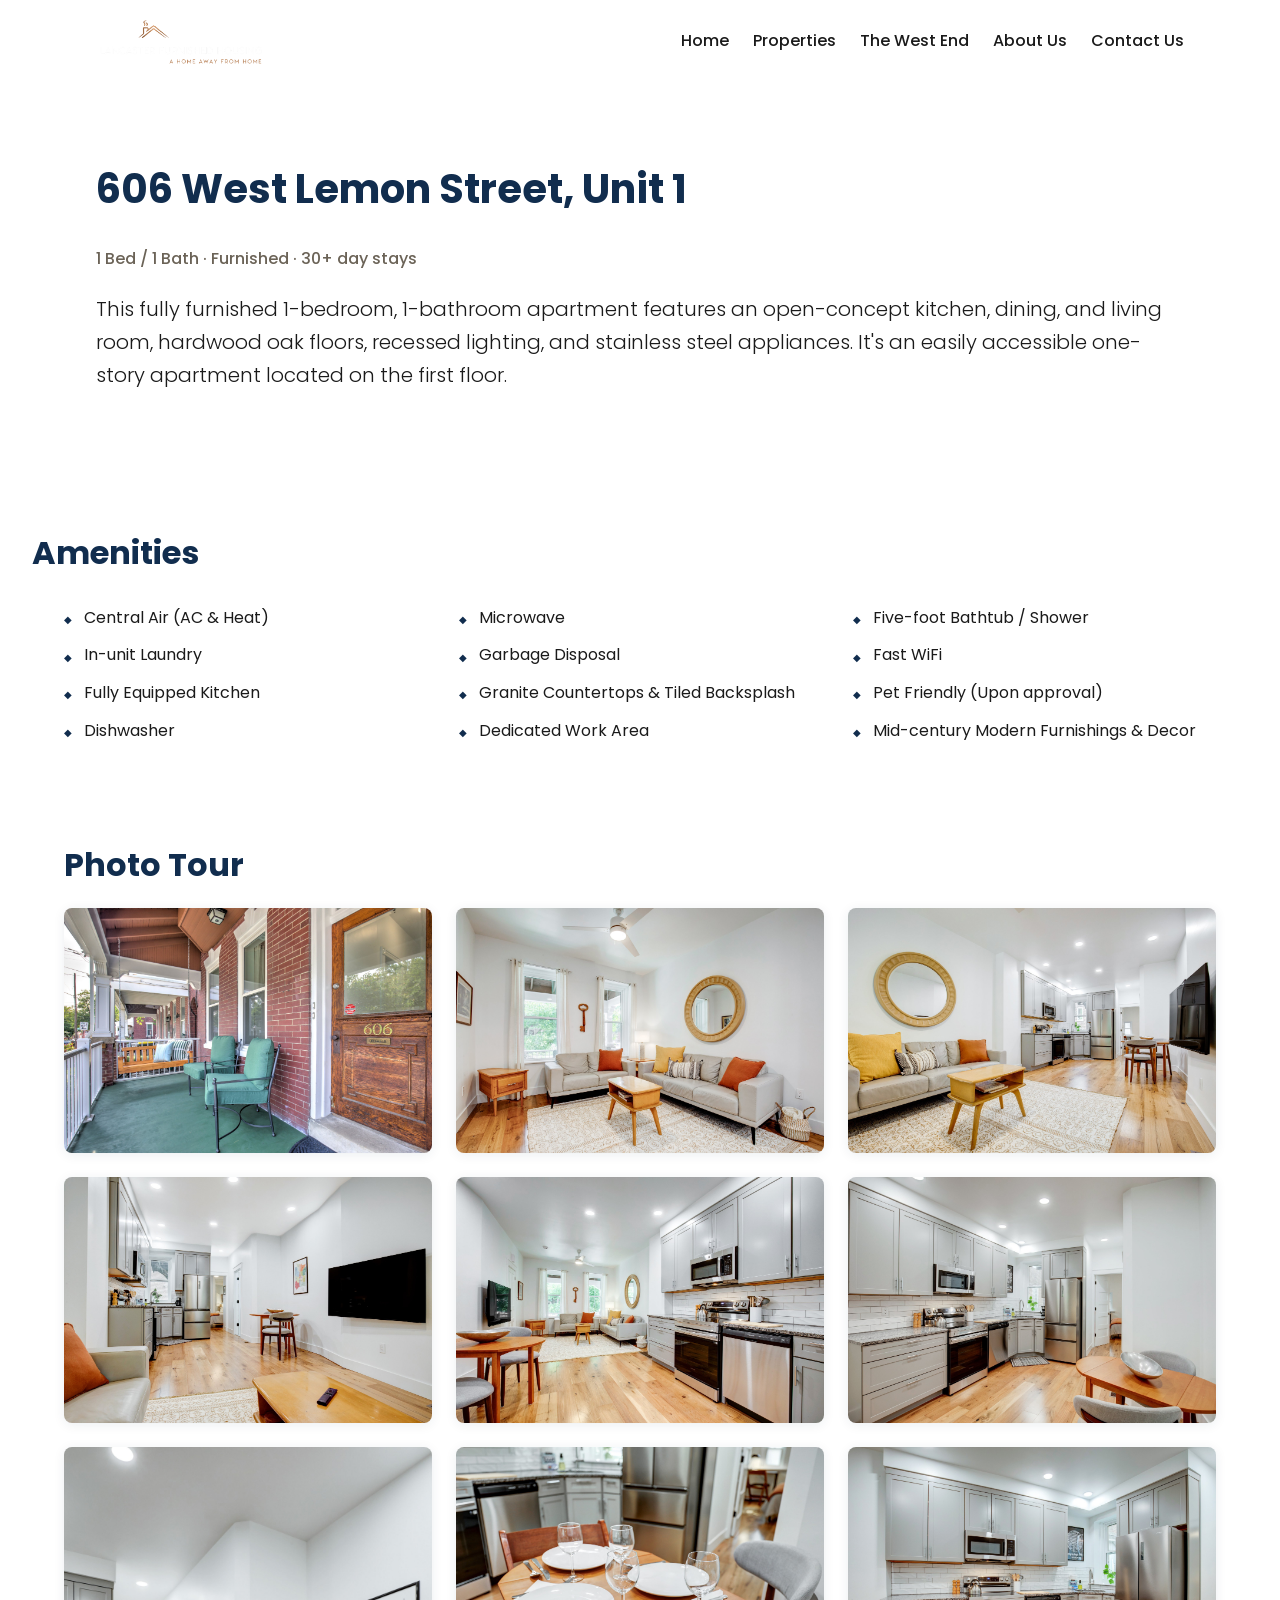
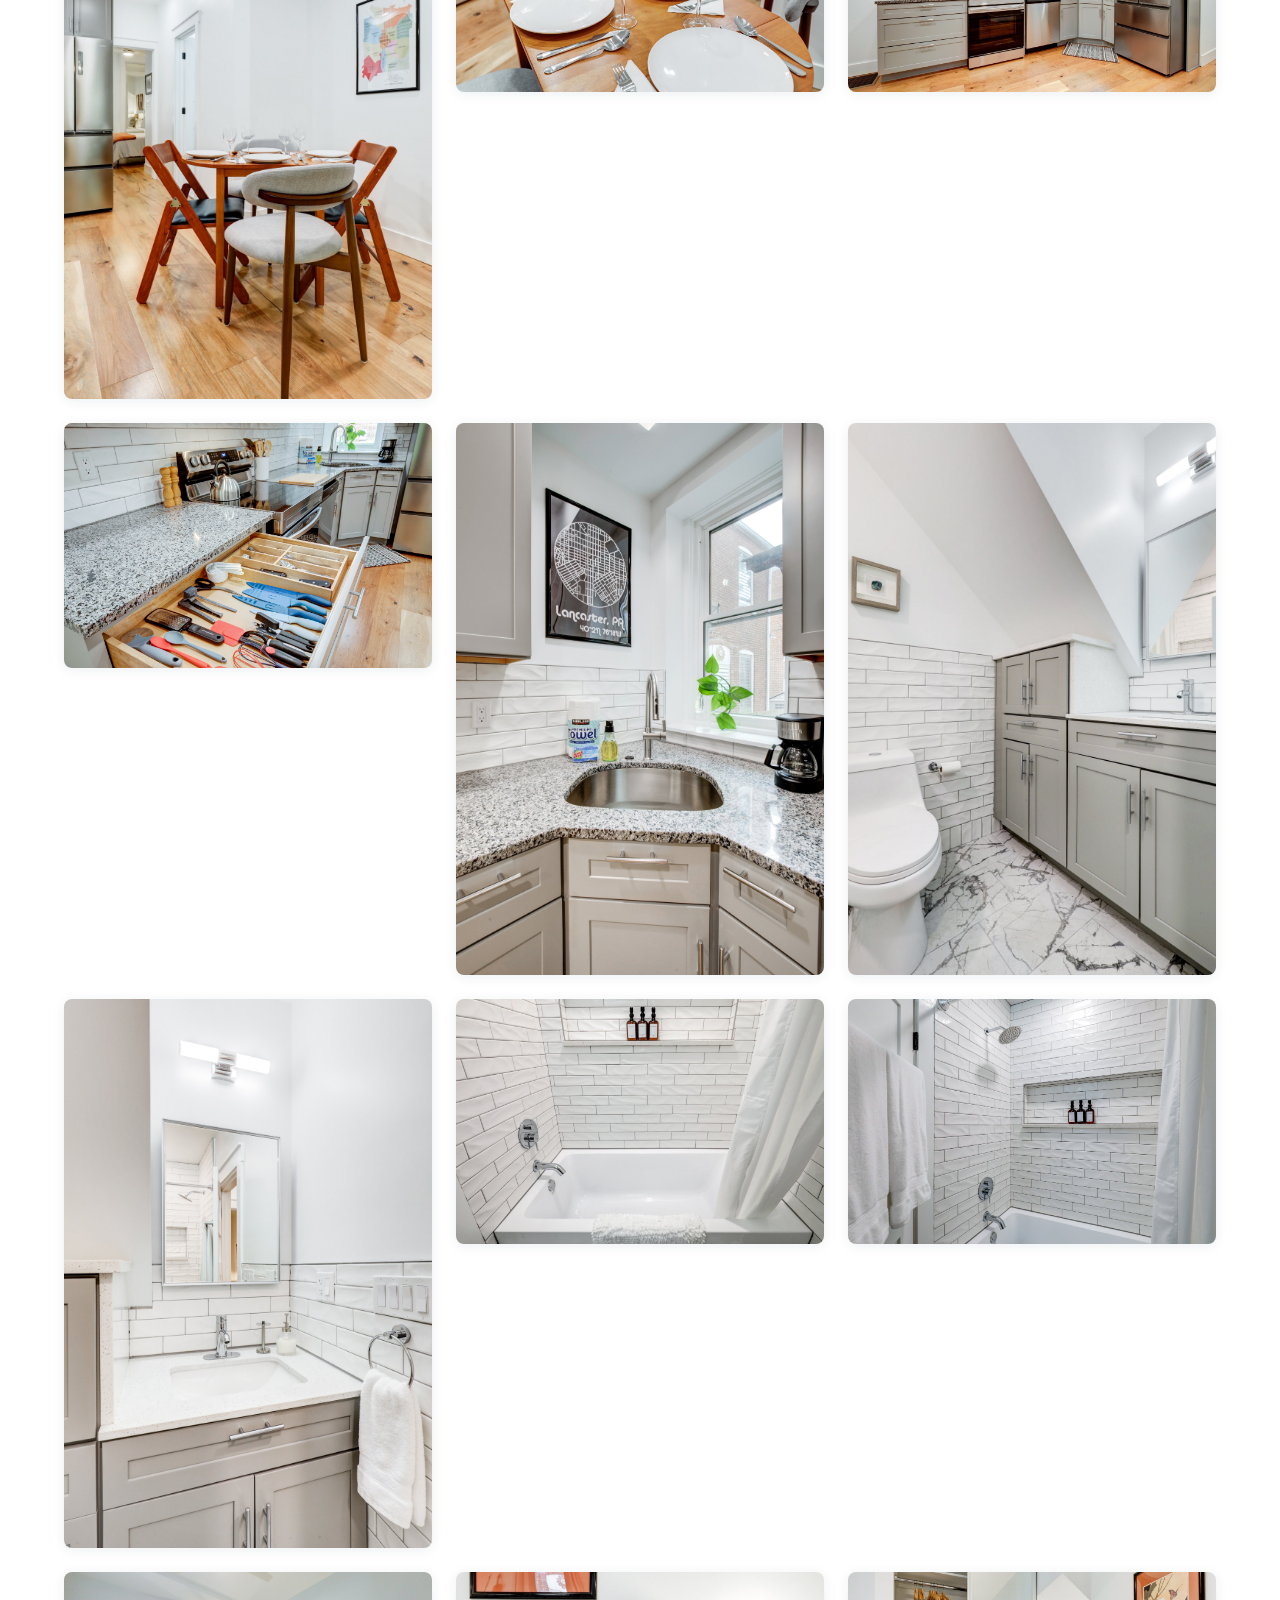
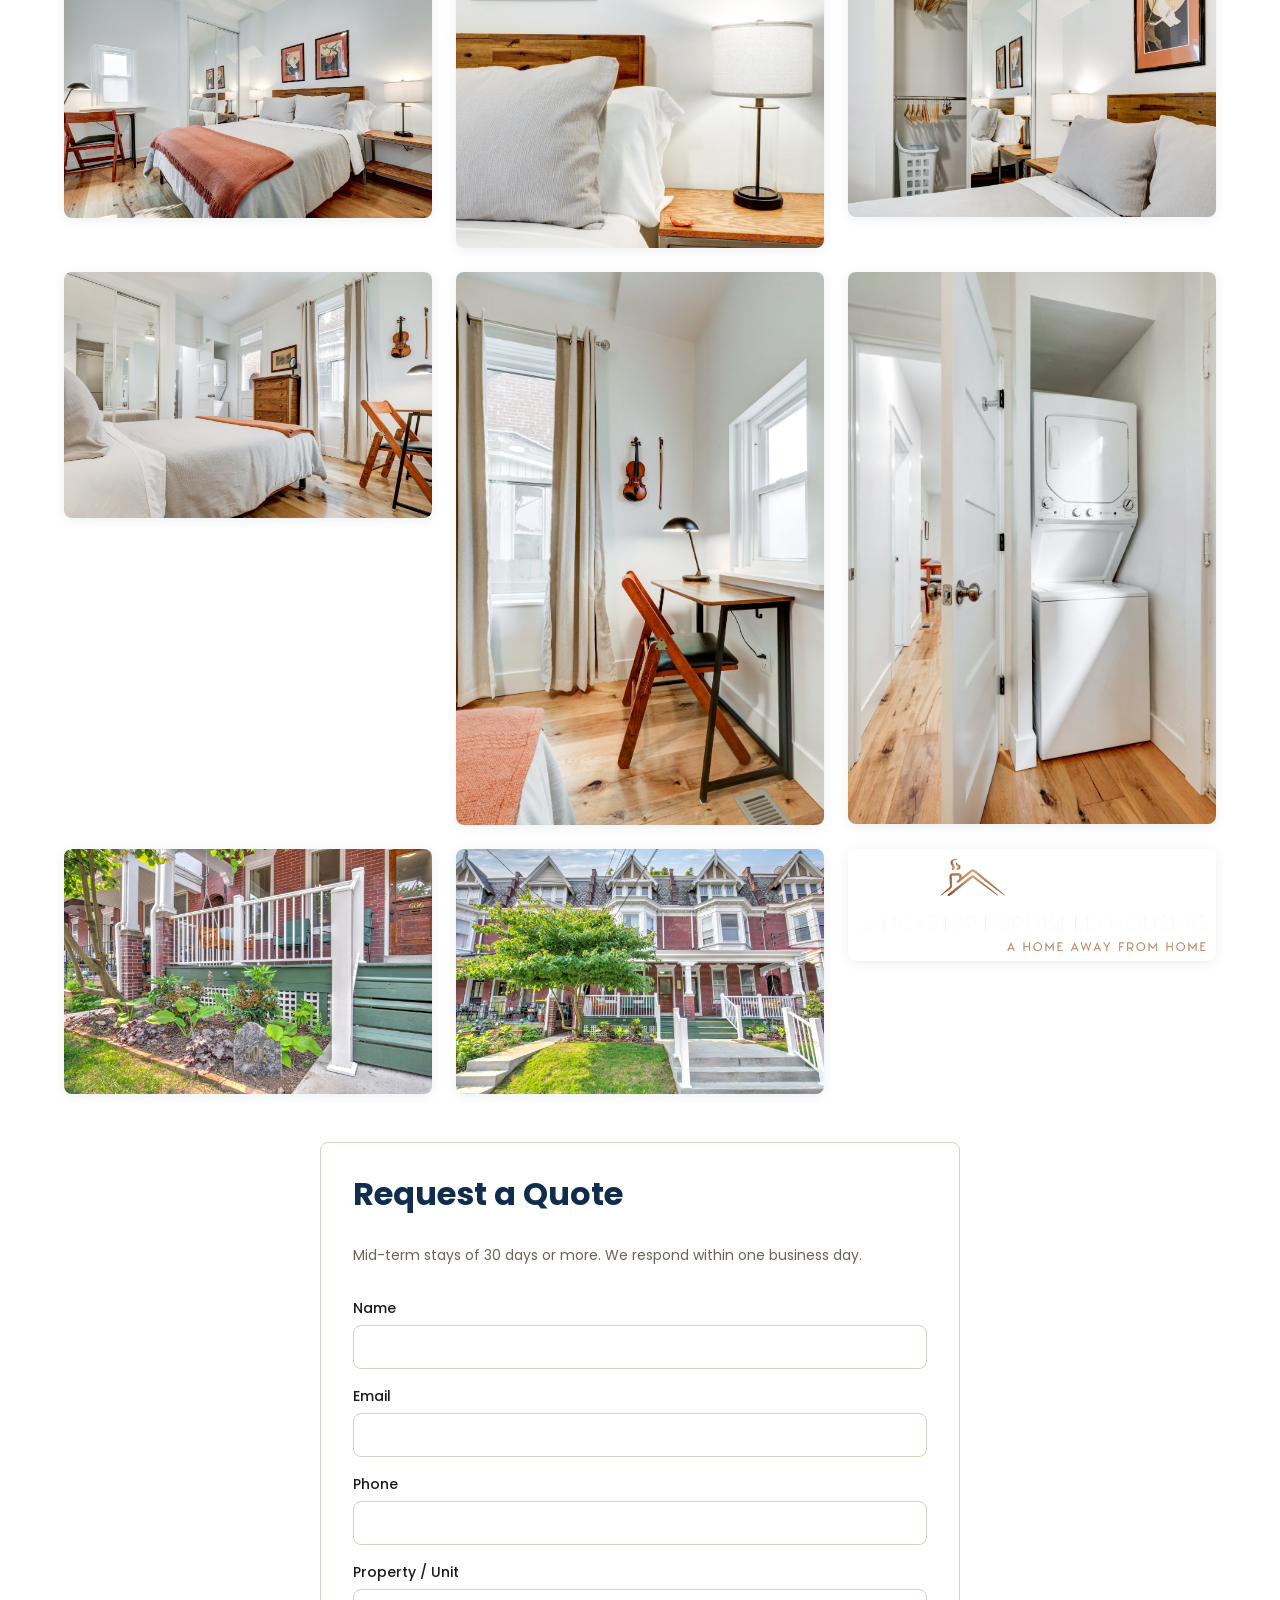
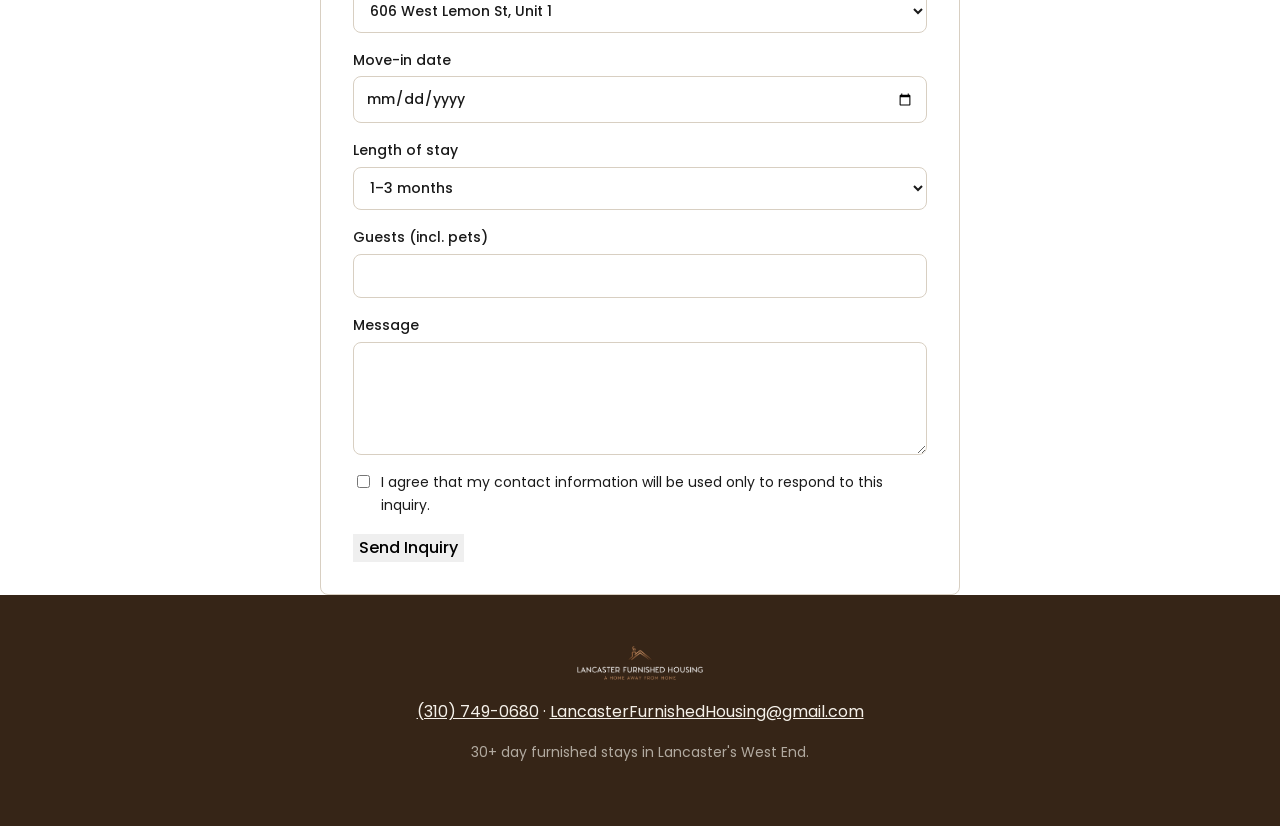
<file: 606-w-lemon-unit-1.html>
<!DOCTYPE html>
<html lang="en">
<head>
<meta charset="UTF-8">
<meta name="viewport" content="width=device-width, initial-scale=1.0">
<meta name="description" content="606 West Lemon Street, Unit 1, fully furnished 1 Bed / 1 Bath for 30+ day stays in Lancaster's West End.">
<link rel="icon" type="image/png" href="assets/img/logo-color.png">
<meta property="og:title" content="606 West Lemon Street, Unit 1, Lancaster Furnished Housing">
<meta property="og:description" content="606 West Lemon Street, Unit 1, fully furnished 1 Bed / 1 Bath for 30+ day stays in Lancaster's West End.">
<meta property="og:type" content="website">
<title>606 West Lemon Street, Unit 1, Lancaster Furnished Housing</title>
<link rel="stylesheet" href="assets/css/tokens.css">
<link rel="stylesheet" href="assets/css/styles.css">
<link rel="preconnect" href="https://fonts.googleapis.com">
<link rel="preconnect" href="https://fonts.gstatic.com" crossorigin>
<link href="https://fonts.googleapis.com/css2?family=Poppins:wght@300;400;500;700&display=swap" rel="stylesheet">
</head>
<body>
<header class="site-header">
  <a class="brand" href="index.html"><img src="assets/img/logo-color.png" alt="Lancaster Furnished Housing"></a>
  <nav aria-label="Main">
    <a href="index.html">Home</a>
    <a href="properties.html">Properties</a>
    <a href="the-west-end.html">The West End</a>
    <a href="about-us.html">About Us</a>
    <a href="contact-us.html">Contact Us</a>
  </nav>
</header>
<main>
  <section class="unit-hero">
    <h1>606 West Lemon Street, Unit 1</h1>
    <p class="beds">1 Bed / 1 Bath · Furnished · 30+ day stays</p>
    <p class="lead">This fully furnished 1-bedroom, 1-bathroom apartment features an open-concept kitchen, dining, and living room, hardwood oak floors, recessed lighting, and stainless steel appliances. It&#x27;s an easily accessible one-story apartment located on the first floor.</p>
  </section>
  <section class="amenities">
    <h2>Amenities</h2>
    <ul><li>Central Air (AC &amp; Heat)</li>
<li>In-unit Laundry</li>
<li>Fully Equipped Kitchen</li>
<li>Dishwasher</li>
<li>Microwave</li>
<li>Garbage Disposal</li>
<li>Granite Countertops &amp; Tiled Backsplash</li>
<li>Dedicated Work Area</li>
<li>Five-foot Bathtub / Shower</li>
<li>Fast WiFi</li>
<li>Pet Friendly (Upon approval)</li>
<li>Mid-century Modern Furnishings &amp; Decor</li></ul>
  </section>
  
  <section class="gallery">
    <h2>Photo Tour</h2>
    <div class="grid"><figure><img src="assets/img/606-w-lemon-unit-1-01.jpg" alt="606 West Lemon Street, Unit 1" loading="lazy"></figure>
<figure><img src="assets/img/606-w-lemon-unit-1-02.jpg" alt="606 West Lemon Street, Unit 1" loading="lazy"></figure>
<figure><img src="assets/img/606-w-lemon-unit-1-03.jpg" alt="606 West Lemon Street, Unit 1" loading="lazy"></figure>
<figure><img src="assets/img/606-w-lemon-unit-1-04.jpg" alt="606 West Lemon Street, Unit 1" loading="lazy"></figure>
<figure><img src="assets/img/606-w-lemon-unit-1-05.jpg" alt="606 West Lemon Street, Unit 1" loading="lazy"></figure>
<figure><img src="assets/img/606-w-lemon-unit-1-06.jpg" alt="606 West Lemon Street, Unit 1" loading="lazy"></figure>
<figure><img src="assets/img/606-w-lemon-unit-1-07.jpg" alt="606 West Lemon Street, Unit 1" loading="lazy"></figure>
<figure><img src="assets/img/606-w-lemon-unit-1-08.jpg" alt="606 West Lemon Street, Unit 1" loading="lazy"></figure>
<figure><img src="assets/img/606-w-lemon-unit-1-09.jpg" alt="606 West Lemon Street, Unit 1" loading="lazy"></figure>
<figure><img src="assets/img/606-w-lemon-unit-1-10.jpg" alt="606 West Lemon Street, Unit 1" loading="lazy"></figure>
<figure><img src="assets/img/606-w-lemon-unit-1-11.jpg" alt="606 West Lemon Street, Unit 1" loading="lazy"></figure>
<figure><img src="assets/img/606-w-lemon-unit-1-12.jpg" alt="606 West Lemon Street, Unit 1" loading="lazy"></figure>
<figure><img src="assets/img/606-w-lemon-unit-1-13.jpg" alt="606 West Lemon Street, Unit 1" loading="lazy"></figure>
<figure><img src="assets/img/606-w-lemon-unit-1-14.jpg" alt="606 West Lemon Street, Unit 1" loading="lazy"></figure>
<figure><img src="assets/img/606-w-lemon-unit-1-15.jpg" alt="606 West Lemon Street, Unit 1" loading="lazy"></figure>
<figure><img src="assets/img/606-w-lemon-unit-1-16.jpg" alt="606 West Lemon Street, Unit 1" loading="lazy"></figure>
<figure><img src="assets/img/606-w-lemon-unit-1-17.jpg" alt="606 West Lemon Street, Unit 1" loading="lazy"></figure>
<figure><img src="assets/img/606-w-lemon-unit-1-18.jpg" alt="606 West Lemon Street, Unit 1" loading="lazy"></figure>
<figure><img src="assets/img/606-w-lemon-unit-1-19.jpg" alt="606 West Lemon Street, Unit 1" loading="lazy"></figure>
<figure><img src="assets/img/606-w-lemon-unit-1-20.jpg" alt="606 West Lemon Street, Unit 1" loading="lazy"></figure>
<figure><img src="assets/img/606-w-lemon-unit-1-21.jpg" alt="606 West Lemon Street, Unit 1" loading="lazy"></figure>
<figure><img src="assets/img/606-w-lemon-unit-1-22.jpg" alt="606 West Lemon Street, Unit 1" loading="lazy"></figure>
<figure><img src="assets/img/606-w-lemon-unit-1-23.jpg" alt="606 West Lemon Street, Unit 1" loading="lazy"></figure>
<figure><img src="assets/img/606-w-lemon-unit-1-24.png" alt="606 West Lemon Street, Unit 1" loading="lazy"></figure></div>
  </section>
  <form class="inquiry" action="https://formspree.io/f/myezeeeq" method="POST">
  <!-- Formspree endpoint: myezeeeq (2026-09-20) -->
  <h2>Request a Quote</h2>
  <p class="fine">Mid-term stays of 30 days or more. We respond within one business day.</p>
  <label>Name <input type="text" name="name" required></label>
  <label>Email <input type="email" name="email" required></label>
  <label>Phone <input type="tel" name="phone"></label>
  <label>Property / Unit
    <select name="unit" required>
      <option value="606-w-lemon-unit-1">606 West Lemon St, Unit 1</option>
      <option value="606-w-lemon-unit-2" >606 West Lemon St, Unit 2</option>
      <option value="407-college-ave-unit-2" >407 College Ave, Unit 2</option>
      <option value="409-college-ave-unit-2" >409 College Ave, Unit 2</option>
      <option value="not-sure">Not sure yet</option>
    </select>
  </label>
  <label>Move-in date <input type="date" name="move_in" required></label>
  <label>Length of stay
    <select name="stay" required>
      <option>1–3 months</option><option>3–6 months</option>
      <option>6+ months</option><option>Not sure</option>
    </select>
  </label>
  <label>Guests (incl. pets) <input type="text" name="guests"></label>
  <label>Message <textarea name="message" rows="4"></textarea></label>
  <label class="consent"><input type="checkbox" name="consent" required> I agree that my contact information will be used only to respond to this inquiry.</label>
  <button type="submit">Send Inquiry</button>
</form>
</main>
<footer class="site-footer">
  <img src="assets/img/logo-nobg.png" alt="" aria-hidden="true">
  <p><span class="fcontact"><a href="tel:+13107490680">(310) 749-0680</a></span><span class="fsep"> · </span><span class="fcontact"><a href="mailto:LancasterFurnishedHousing@gmail.com">LancasterFurnishedHousing@gmail.com</a></span></p>
  <p class="fine">30+ day furnished stays in Lancaster's West End.</p>
  <!-- TODO: real Instagram handle -->
</footer>
</body>
</html>
</file>
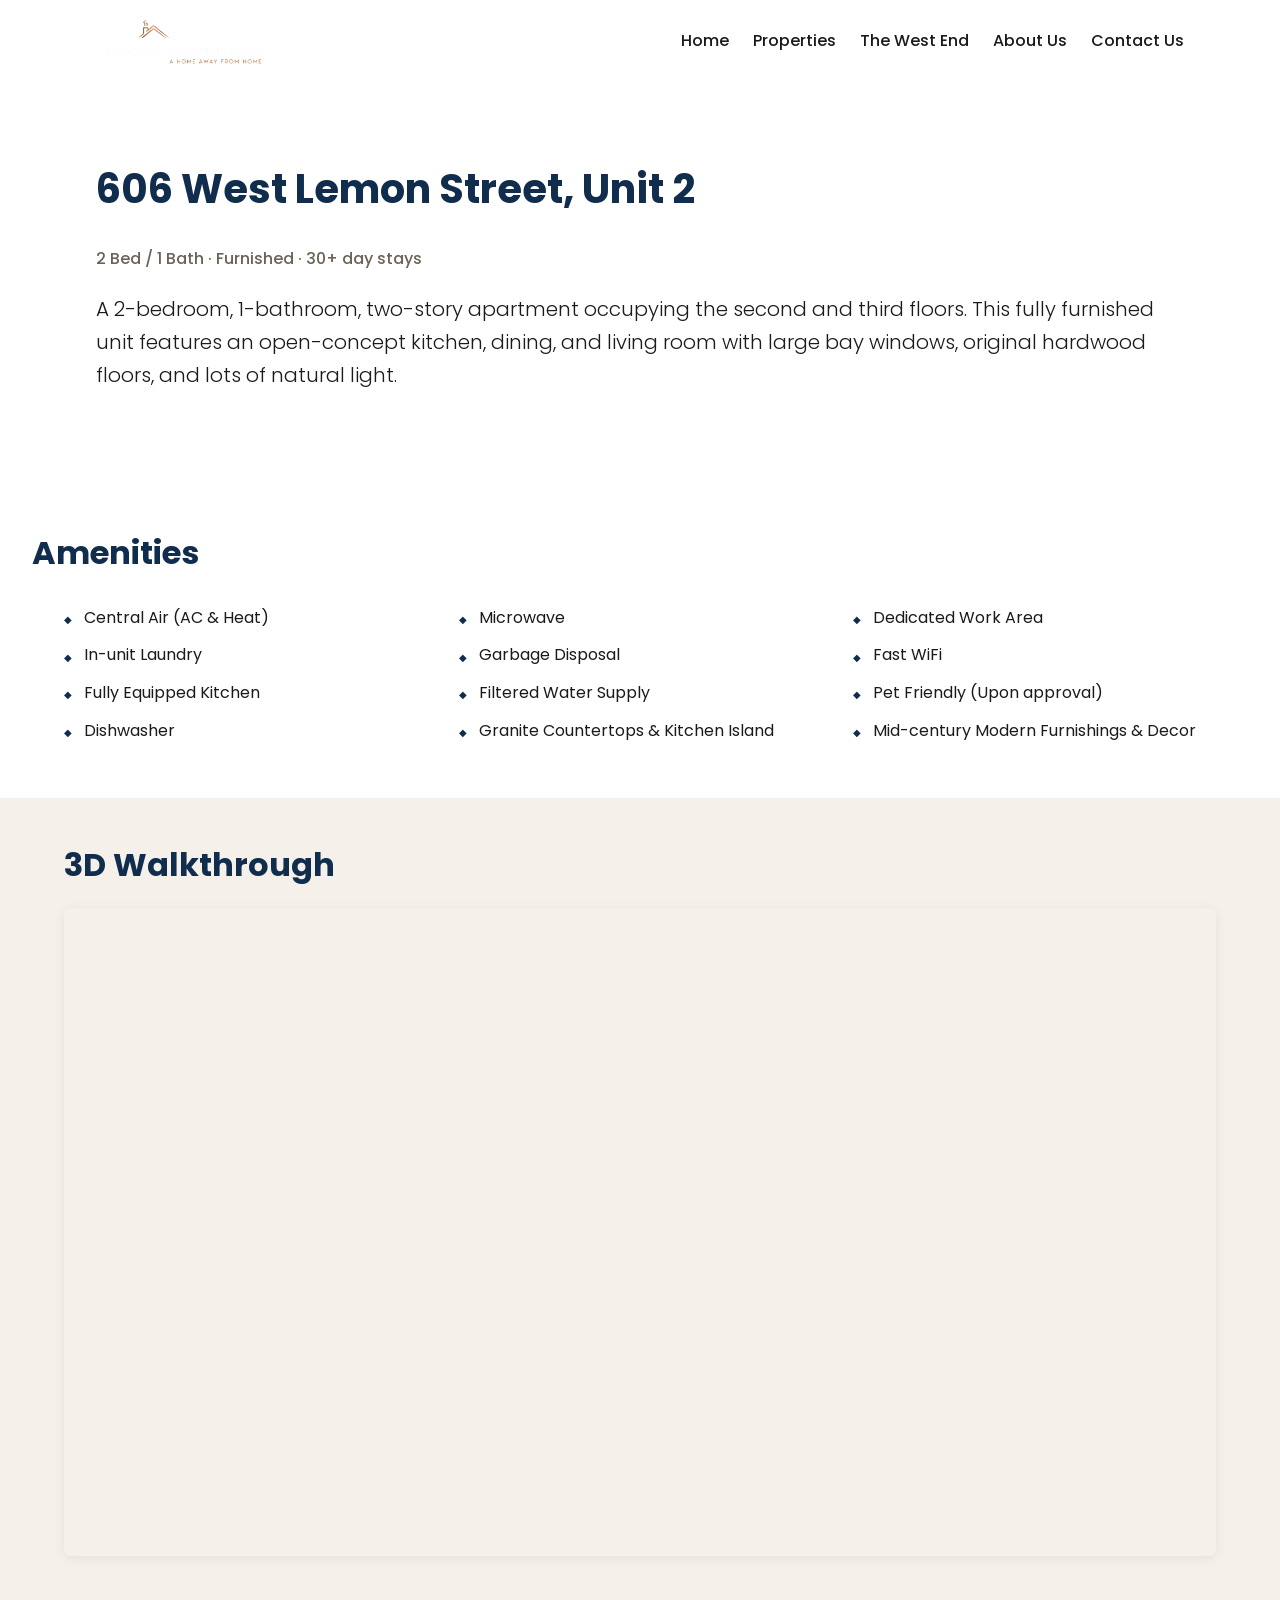
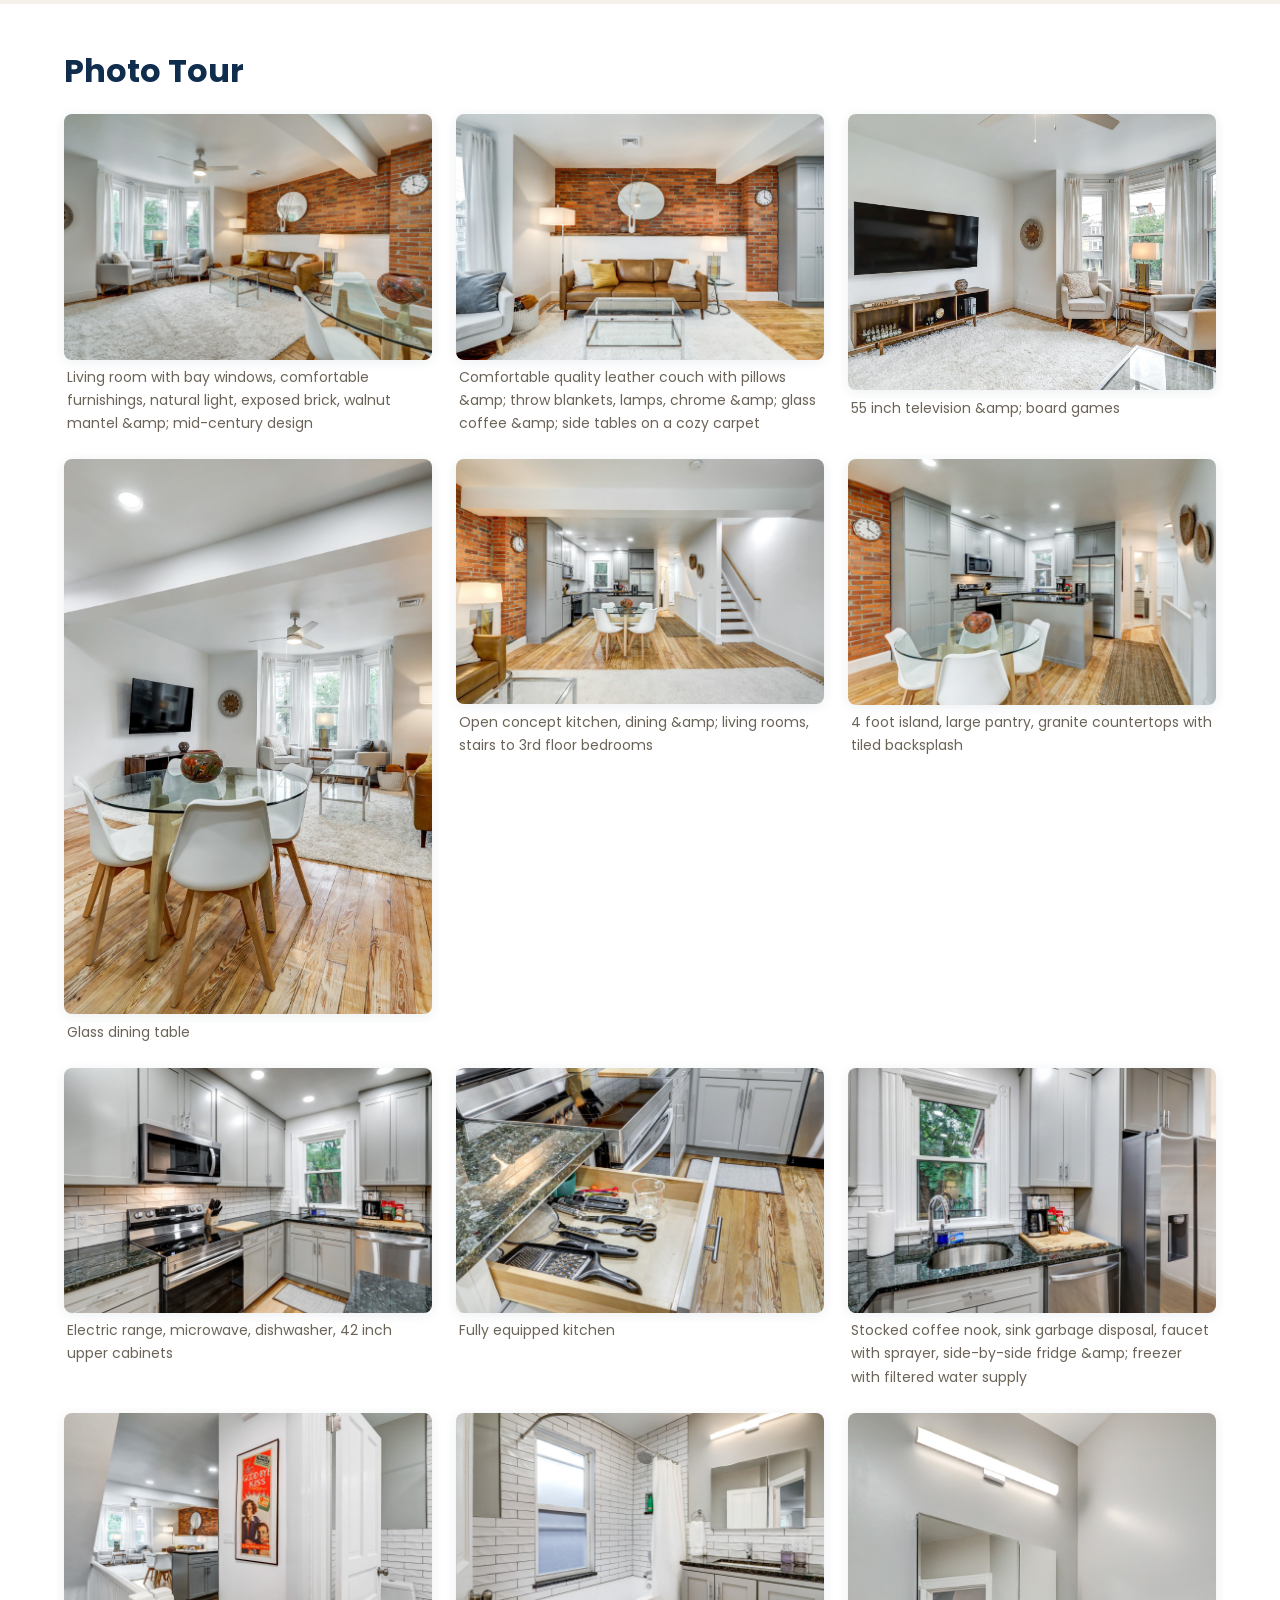
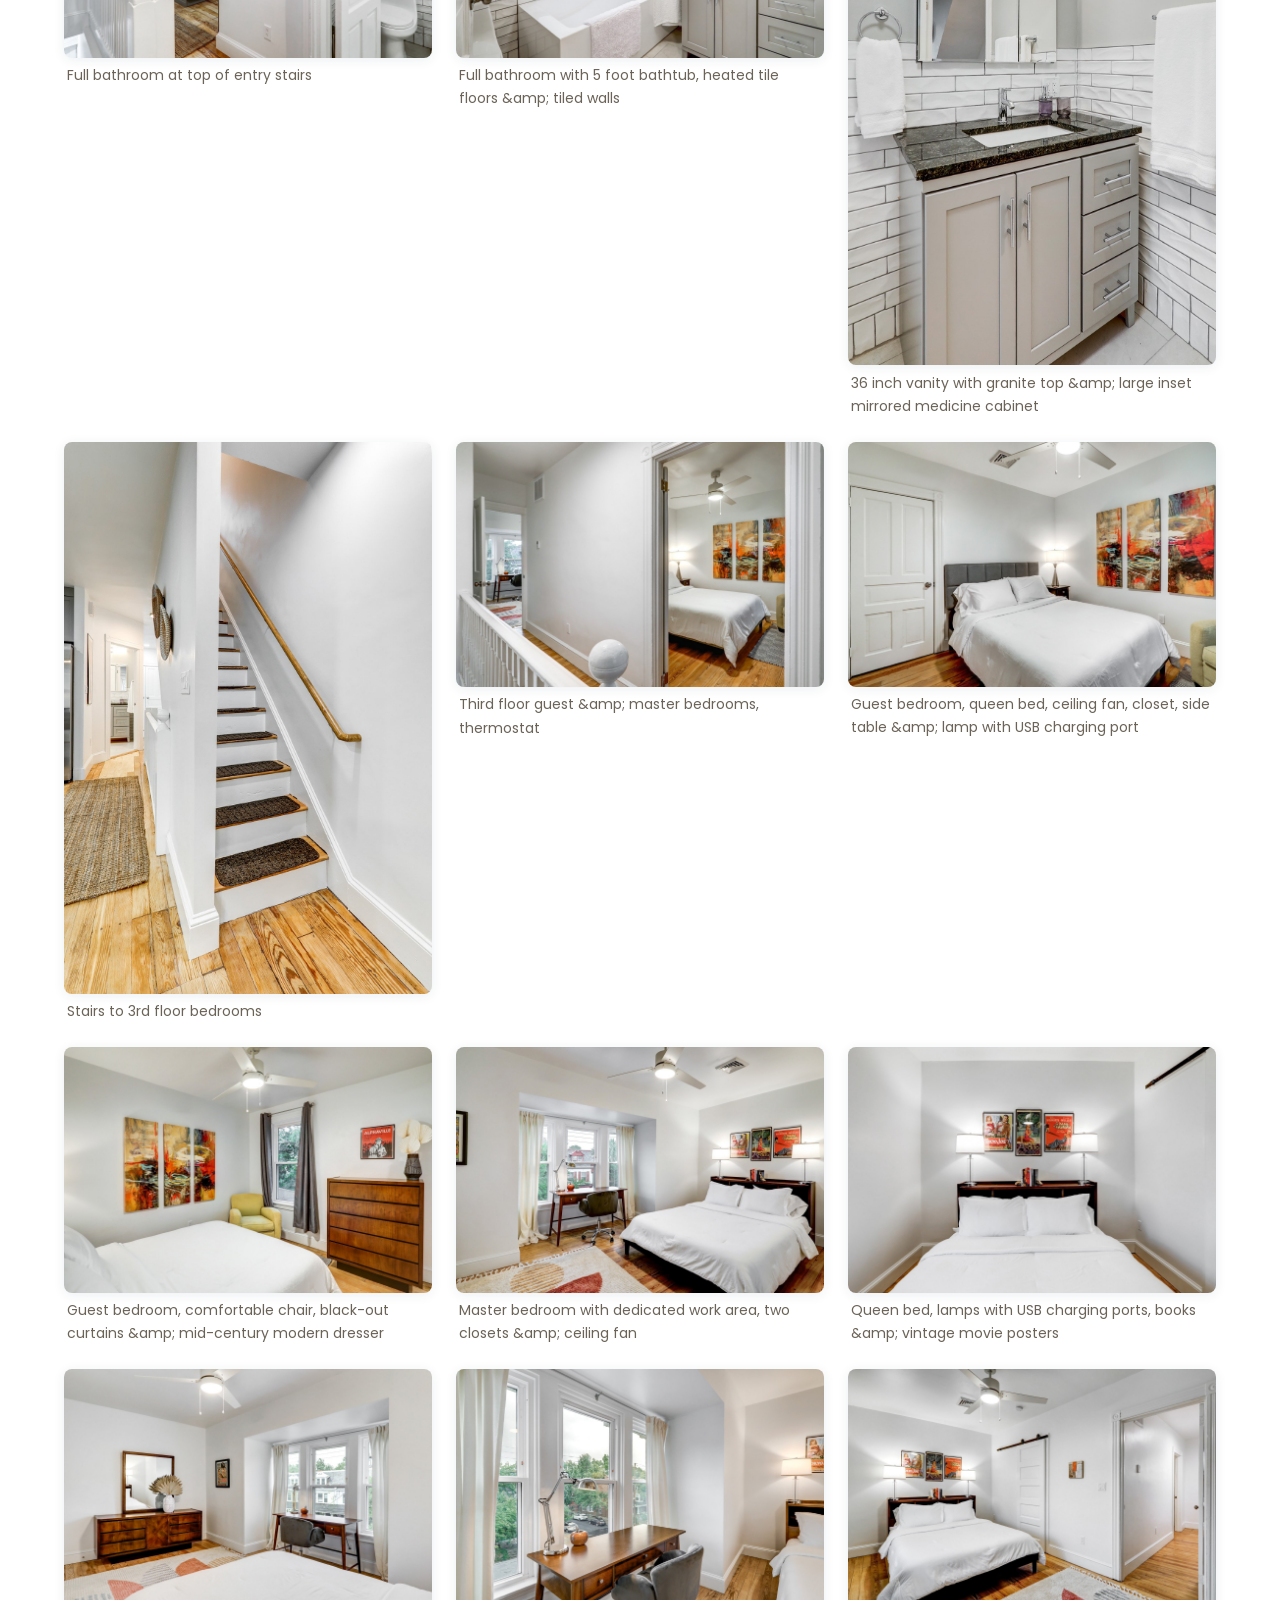
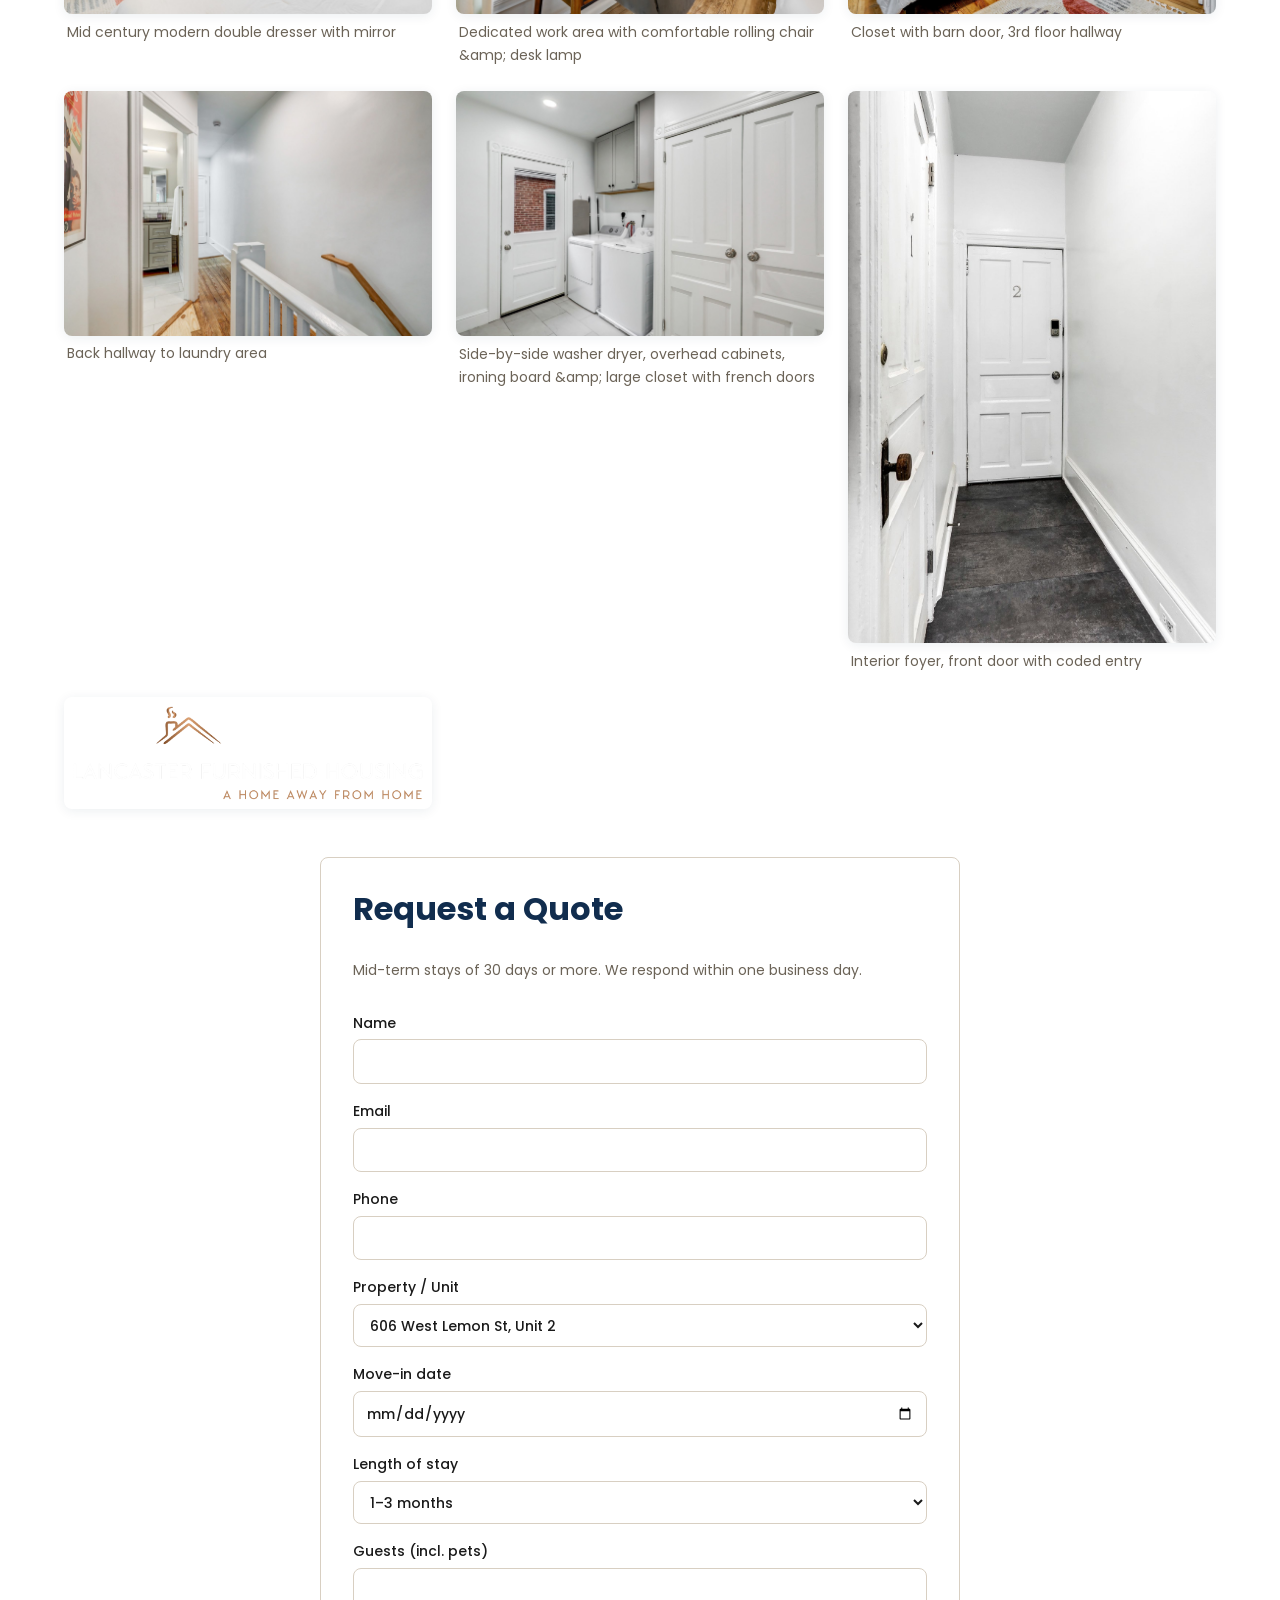
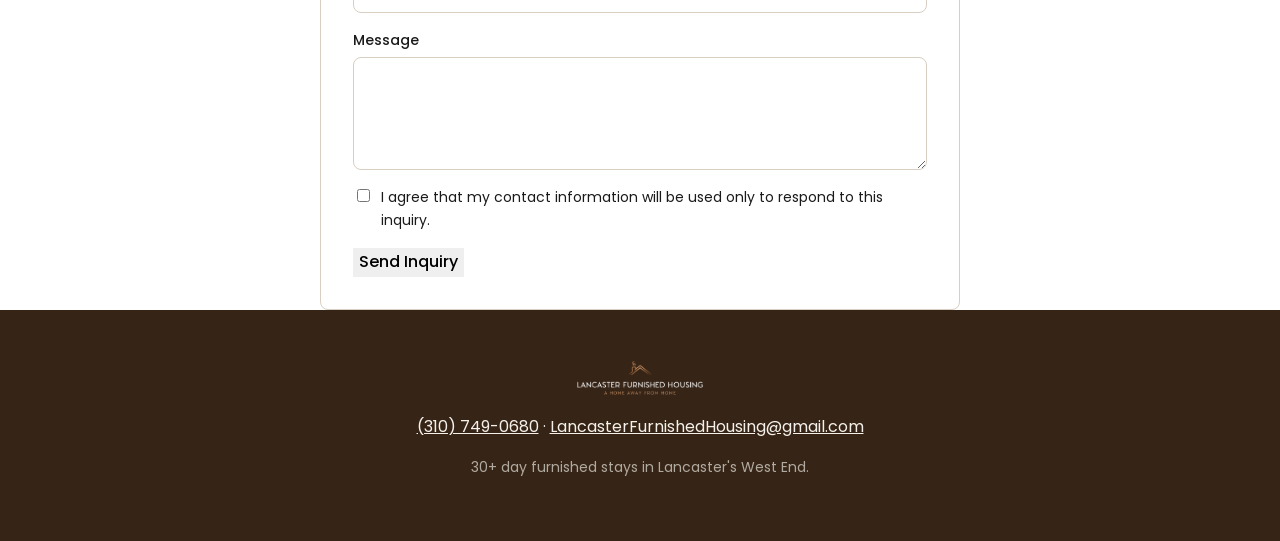
<file: 606-w-lemon-unit-2.html>
<!DOCTYPE html>
<html lang="en">
<head>
<meta charset="UTF-8">
<meta name="viewport" content="width=device-width, initial-scale=1.0">
<meta name="description" content="606 West Lemon Street, Unit 2, fully furnished 2 Bed / 1 Bath for 30+ day stays in Lancaster's West End.">
<link rel="icon" type="image/png" href="assets/img/logo-color.png">
<meta property="og:title" content="606 West Lemon Street, Unit 2, Lancaster Furnished Housing">
<meta property="og:description" content="606 West Lemon Street, Unit 2, fully furnished 2 Bed / 1 Bath for 30+ day stays in Lancaster's West End.">
<meta property="og:type" content="website">
<title>606 West Lemon Street, Unit 2, Lancaster Furnished Housing</title>
<link rel="stylesheet" href="assets/css/tokens.css">
<link rel="stylesheet" href="assets/css/styles.css">
<link rel="preconnect" href="https://fonts.googleapis.com">
<link rel="preconnect" href="https://fonts.gstatic.com" crossorigin>
<link href="https://fonts.googleapis.com/css2?family=Poppins:wght@300;400;500;700&display=swap" rel="stylesheet">
</head>
<body>
<header class="site-header">
  <a class="brand" href="index.html"><img src="assets/img/logo-color.png" alt="Lancaster Furnished Housing"></a>
  <nav aria-label="Main">
    <a href="index.html">Home</a>
    <a href="properties.html">Properties</a>
    <a href="the-west-end.html">The West End</a>
    <a href="about-us.html">About Us</a>
    <a href="contact-us.html">Contact Us</a>
  </nav>
</header>
<main>
  <section class="unit-hero">
    <h1>606 West Lemon Street, Unit 2</h1>
    <p class="beds">2 Bed / 1 Bath · Furnished · 30+ day stays</p>
    <p class="lead">A 2-bedroom, 1-bathroom, two-story apartment occupying the second and third floors. This fully furnished unit features an open-concept kitchen, dining, and living room with large bay windows, original hardwood floors, and lots of natural light.</p>
  </section>
  <section class="amenities">
    <h2>Amenities</h2>
    <ul><li>Central Air (AC &amp; Heat)</li>
<li>In-unit Laundry</li>
<li>Fully Equipped Kitchen</li>
<li>Dishwasher</li>
<li>Microwave</li>
<li>Garbage Disposal</li>
<li>Filtered Water Supply</li>
<li>Granite Countertops &amp; Kitchen Island</li>
<li>Dedicated Work Area</li>
<li>Fast WiFi</li>
<li>Pet Friendly (Upon approval)</li>
<li>Mid-century Modern Furnishings &amp; Decor</li></ul>
  </section>
  <section class="tour">
  <h2>3D Walkthrough</h2>
  <div class="iframe-wrap">
    <iframe src="https://my.matterport.com/show/?m=xUSaWrR4k2T" width="853" height="480"
            frameborder="0" allowfullscreen allow="xr-spatial-tracking"
            title="3D walkthrough of 606 West Lemon Street, Unit 2"></iframe>
  </div>
</section>
  <section class="gallery">
    <h2>Photo Tour</h2>
    <div class="grid"><figure><img src="assets/img/606-w-lemon-unit-2-01.jpg" alt="Living room with bay windows, comfortable furnishings, natural light, exposed brick, walnut mantel &amp;amp; mid-century design" loading="lazy"><figcaption>Living room with bay windows, comfortable furnishings, natural light, exposed brick, walnut mantel &amp;amp; mid-century design</figcaption></figure>
<figure><img src="assets/img/606-w-lemon-unit-2-02.jpg" alt="Comfortable quality leather couch with pillows &amp;amp; throw blankets, lamps, chrome &amp;amp; glass coffee &amp;amp; side tables on a cozy carpet" loading="lazy"><figcaption>Comfortable quality leather couch with pillows &amp;amp; throw blankets, lamps, chrome &amp;amp; glass coffee &amp;amp; side tables on a cozy carpet</figcaption></figure>
<figure><img src="assets/img/606-w-lemon-unit-2-03.jpg" alt="55 inch television &amp;amp; board games" loading="lazy"><figcaption>55 inch television &amp;amp; board games</figcaption></figure>
<figure><img src="assets/img/606-w-lemon-unit-2-04.jpg" alt="Glass dining table" loading="lazy"><figcaption>Glass dining table</figcaption></figure>
<figure><img src="assets/img/606-w-lemon-unit-2-05.jpg" alt="Open concept kitchen, dining &amp;amp; living rooms, stairs to 3rd floor bedrooms" loading="lazy"><figcaption>Open concept kitchen, dining &amp;amp; living rooms, stairs to 3rd floor bedrooms</figcaption></figure>
<figure><img src="assets/img/606-w-lemon-unit-2-06.jpg" alt="4 foot island, large pantry, granite countertops with tiled backsplash" loading="lazy"><figcaption>4 foot island, large pantry, granite countertops with tiled backsplash</figcaption></figure>
<figure><img src="assets/img/606-w-lemon-unit-2-07.jpg" alt="Electric range, microwave, dishwasher, 42 inch upper cabinets" loading="lazy"><figcaption>Electric range, microwave, dishwasher, 42 inch upper cabinets</figcaption></figure>
<figure><img src="assets/img/606-w-lemon-unit-2-08.jpg" alt="Fully equipped kitchen" loading="lazy"><figcaption>Fully equipped kitchen</figcaption></figure>
<figure><img src="assets/img/606-w-lemon-unit-2-09.jpg" alt="Stocked coffee nook, sink garbage disposal, faucet with sprayer, side-by-side fridge &amp;amp; freezer with filtered water supply" loading="lazy"><figcaption>Stocked coffee nook, sink garbage disposal, faucet with sprayer, side-by-side fridge &amp;amp; freezer with filtered water supply</figcaption></figure>
<figure><img src="assets/img/606-w-lemon-unit-2-10.jpg" alt="Full bathroom at top of entry stairs" loading="lazy"><figcaption>Full bathroom at top of entry stairs</figcaption></figure>
<figure><img src="assets/img/606-w-lemon-unit-2-11.jpg" alt="Full bathroom with 5 foot bathtub, heated tile floors &amp;amp; tiled walls" loading="lazy"><figcaption>Full bathroom with 5 foot bathtub, heated tile floors &amp;amp; tiled walls</figcaption></figure>
<figure><img src="assets/img/606-w-lemon-unit-2-12.jpg" alt="36 inch vanity with granite top &amp;amp; large inset mirrored medicine cabinet" loading="lazy"><figcaption>36 inch vanity with granite top &amp;amp; large inset mirrored medicine cabinet</figcaption></figure>
<figure><img src="assets/img/606-w-lemon-unit-2-13.jpg" alt="Stairs to 3rd floor bedrooms" loading="lazy"><figcaption>Stairs to 3rd floor bedrooms</figcaption></figure>
<figure><img src="assets/img/606-w-lemon-unit-2-14.jpg" alt="Third floor guest &amp;amp; master bedrooms, thermostat" loading="lazy"><figcaption>Third floor guest &amp;amp; master bedrooms, thermostat</figcaption></figure>
<figure><img src="assets/img/606-w-lemon-unit-2-15.jpg" alt="Guest bedroom, queen bed, ceiling fan, closet, side table &amp;amp; lamp with USB charging port" loading="lazy"><figcaption>Guest bedroom, queen bed, ceiling fan, closet, side table &amp;amp; lamp with USB charging port</figcaption></figure>
<figure><img src="assets/img/606-w-lemon-unit-2-16.jpg" alt="Guest bedroom, comfortable chair, black-out curtains &amp;amp; mid-century modern dresser" loading="lazy"><figcaption>Guest bedroom, comfortable chair, black-out curtains &amp;amp; mid-century modern dresser</figcaption></figure>
<figure><img src="assets/img/606-w-lemon-unit-2-17.jpg" alt="Master bedroom with dedicated work area, two closets &amp;amp; ceiling fan" loading="lazy"><figcaption>Master bedroom with dedicated work area, two closets &amp;amp; ceiling fan</figcaption></figure>
<figure><img src="assets/img/606-w-lemon-unit-2-18.jpg" alt="Queen bed, lamps with USB charging ports, books &amp;amp; vintage movie posters" loading="lazy"><figcaption>Queen bed, lamps with USB charging ports, books &amp;amp; vintage movie posters</figcaption></figure>
<figure><img src="assets/img/606-w-lemon-unit-2-19.jpg" alt="Mid century modern double dresser with mirror" loading="lazy"><figcaption>Mid century modern double dresser with mirror</figcaption></figure>
<figure><img src="assets/img/606-w-lemon-unit-2-20.jpg" alt="Dedicated work area with comfortable rolling chair &amp;amp; desk lamp" loading="lazy"><figcaption>Dedicated work area with comfortable rolling chair &amp;amp; desk lamp</figcaption></figure>
<figure><img src="assets/img/606-w-lemon-unit-2-21.jpg" alt="Closet with barn door, 3rd floor hallway" loading="lazy"><figcaption>Closet with barn door, 3rd floor hallway</figcaption></figure>
<figure><img src="assets/img/606-w-lemon-unit-2-22.jpg" alt="Back hallway to laundry area" loading="lazy"><figcaption>Back hallway to laundry area</figcaption></figure>
<figure><img src="assets/img/606-w-lemon-unit-2-23.jpg" alt="Side-by-side washer dryer, overhead cabinets, ironing board &amp;amp; large closet with french doors" loading="lazy"><figcaption>Side-by-side washer dryer, overhead cabinets, ironing board &amp;amp; large closet with french doors</figcaption></figure>
<figure><img src="assets/img/606-w-lemon-unit-2-24.jpg" alt="Interior foyer, front door with coded entry" loading="lazy"><figcaption>Interior foyer, front door with coded entry</figcaption></figure>
<figure><img src="assets/img/606-w-lemon-unit-2-25.png" alt="606 West Lemon Street, Unit 2" loading="lazy"></figure></div>
  </section>
  <form class="inquiry" action="https://formspree.io/f/myezeeeq" method="POST">
  <!-- Formspree endpoint: myezeeeq (2026-09-20) -->
  <h2>Request a Quote</h2>
  <p class="fine">Mid-term stays of 30 days or more. We respond within one business day.</p>
  <label>Name <input type="text" name="name" required></label>
  <label>Email <input type="email" name="email" required></label>
  <label>Phone <input type="tel" name="phone"></label>
  <label>Property / Unit
    <select name="unit" required>
      <option value="606-w-lemon-unit-1">606 West Lemon St, Unit 1</option>
      <option value="606-w-lemon-unit-2" selected>606 West Lemon St, Unit 2</option>
      <option value="407-college-ave-unit-2" >407 College Ave, Unit 2</option>
      <option value="409-college-ave-unit-2" >409 College Ave, Unit 2</option>
      <option value="not-sure">Not sure yet</option>
    </select>
  </label>
  <label>Move-in date <input type="date" name="move_in" required></label>
  <label>Length of stay
    <select name="stay" required>
      <option>1–3 months</option><option>3–6 months</option>
      <option>6+ months</option><option>Not sure</option>
    </select>
  </label>
  <label>Guests (incl. pets) <input type="text" name="guests"></label>
  <label>Message <textarea name="message" rows="4"></textarea></label>
  <label class="consent"><input type="checkbox" name="consent" required> I agree that my contact information will be used only to respond to this inquiry.</label>
  <button type="submit">Send Inquiry</button>
</form>
</main>
<footer class="site-footer">
  <img src="assets/img/logo-nobg.png" alt="" aria-hidden="true">
  <p><span class="fcontact"><a href="tel:+13107490680">(310) 749-0680</a></span><span class="fsep"> · </span><span class="fcontact"><a href="mailto:LancasterFurnishedHousing@gmail.com">LancasterFurnishedHousing@gmail.com</a></span></p>
  <p class="fine">30+ day furnished stays in Lancaster's West End.</p>
  <!-- TODO: real Instagram handle -->
</footer>
</body>
</html>
</file>
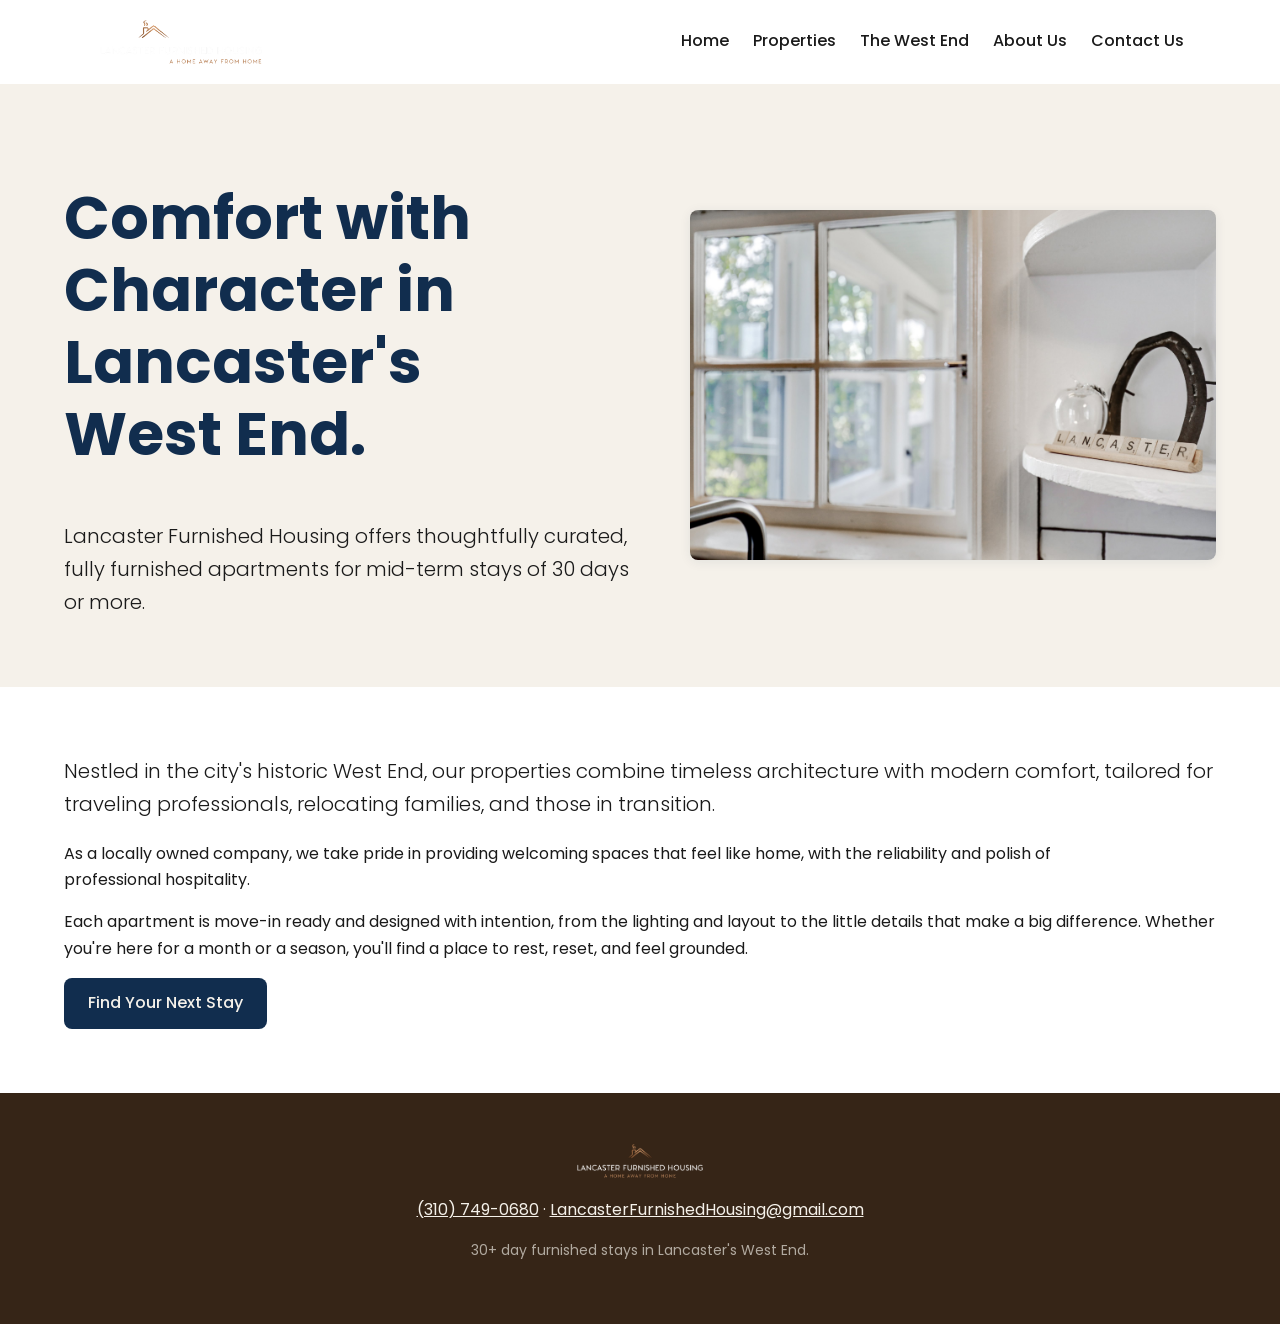
<file: about-us.html>
<!DOCTYPE html>
<html lang="en">
<head>
<meta charset="UTF-8">
<meta name="viewport" content="width=device-width, initial-scale=1.0">
<meta name="description" content="About Lancaster Furnished Housing, locally owned, thoughtfully curated furnished apartments for mid-term stays in Lancaster's West End.">
<link rel="icon" type="image/png" href="assets/img/logo-color.png">
<meta property="og:title" content="About Us, Lancaster Furnished Housing">
<meta property="og:description" content="About Lancaster Furnished Housing, locally owned, thoughtfully curated furnished apartments for mid-term stays in Lancaster's West End.">
<meta property="og:type" content="website">
<title>About Us, Lancaster Furnished Housing</title>
<link rel="stylesheet" href="assets/css/tokens.css">
<link rel="stylesheet" href="assets/css/styles.css">
<link rel="preconnect" href="https://fonts.googleapis.com">
<link rel="preconnect" href="https://fonts.gstatic.com" crossorigin>
<link href="https://fonts.googleapis.com/css2?family=Poppins:wght@300;400;500;700&display=swap" rel="stylesheet">
</head>
<body>
<header class="site-header">
  <a class="brand" href="index.html"><img src="assets/img/logo-color.png" alt="Lancaster Furnished Housing"></a>
  <nav aria-label="Main">
    <a href="index.html">Home</a>
    <a href="properties.html">Properties</a>
    <a href="the-west-end.html">The West End</a>
    <a href="about-us.html">About Us</a>
    <a href="contact-us.html">Contact Us</a>
  </nav>
</header>
<main>
  <section class="band-cream">
    <div class="hero wrap">
      <div>
        <h1>Comfort with Character in Lancaster's West End.</h1>
        <p class="lead">Lancaster Furnished Housing offers thoughtfully curated, fully furnished apartments for mid-term stays of 30 days or more.</p>
      </div>
      <img src="assets/img/about-hero.jpg" alt="A furnished Lancaster apartment interior with natural light">
    </div>
  </section>
  <section>
    <div class="prose">
      <p class="lead">Nestled in the city's historic West End, our properties combine timeless architecture with modern comfort, tailored for traveling professionals, relocating families, and those in transition.</p>
      <p>As a locally owned company, we take pride in providing welcoming spaces that feel like home, with the reliability and polish of professional hospitality.</p>
      <p>Each apartment is move-in ready and designed with intention, from the lighting and layout to the little details that make a big difference. Whether you're here for a month or a season, you'll find a place to rest, reset, and feel grounded.</p>
      <p><a class="btn" href="properties.html">Find Your Next Stay</a></p>
    </div>
  </section>
</main>
<footer class="site-footer">
  <img src="assets/img/logo-nobg.png" alt="" aria-hidden="true">
  <p><span class="fcontact"><a href="tel:+13107490680">(310) 749-0680</a></span><span class="fsep"> · </span><span class="fcontact"><a href="mailto:LancasterFurnishedHousing@gmail.com">LancasterFurnishedHousing@gmail.com</a></span></p>
  <p class="fine">30+ day furnished stays in Lancaster's West End.</p>
  <!-- TODO: real Instagram handle -->
</footer>
</body>
</html>
</file>
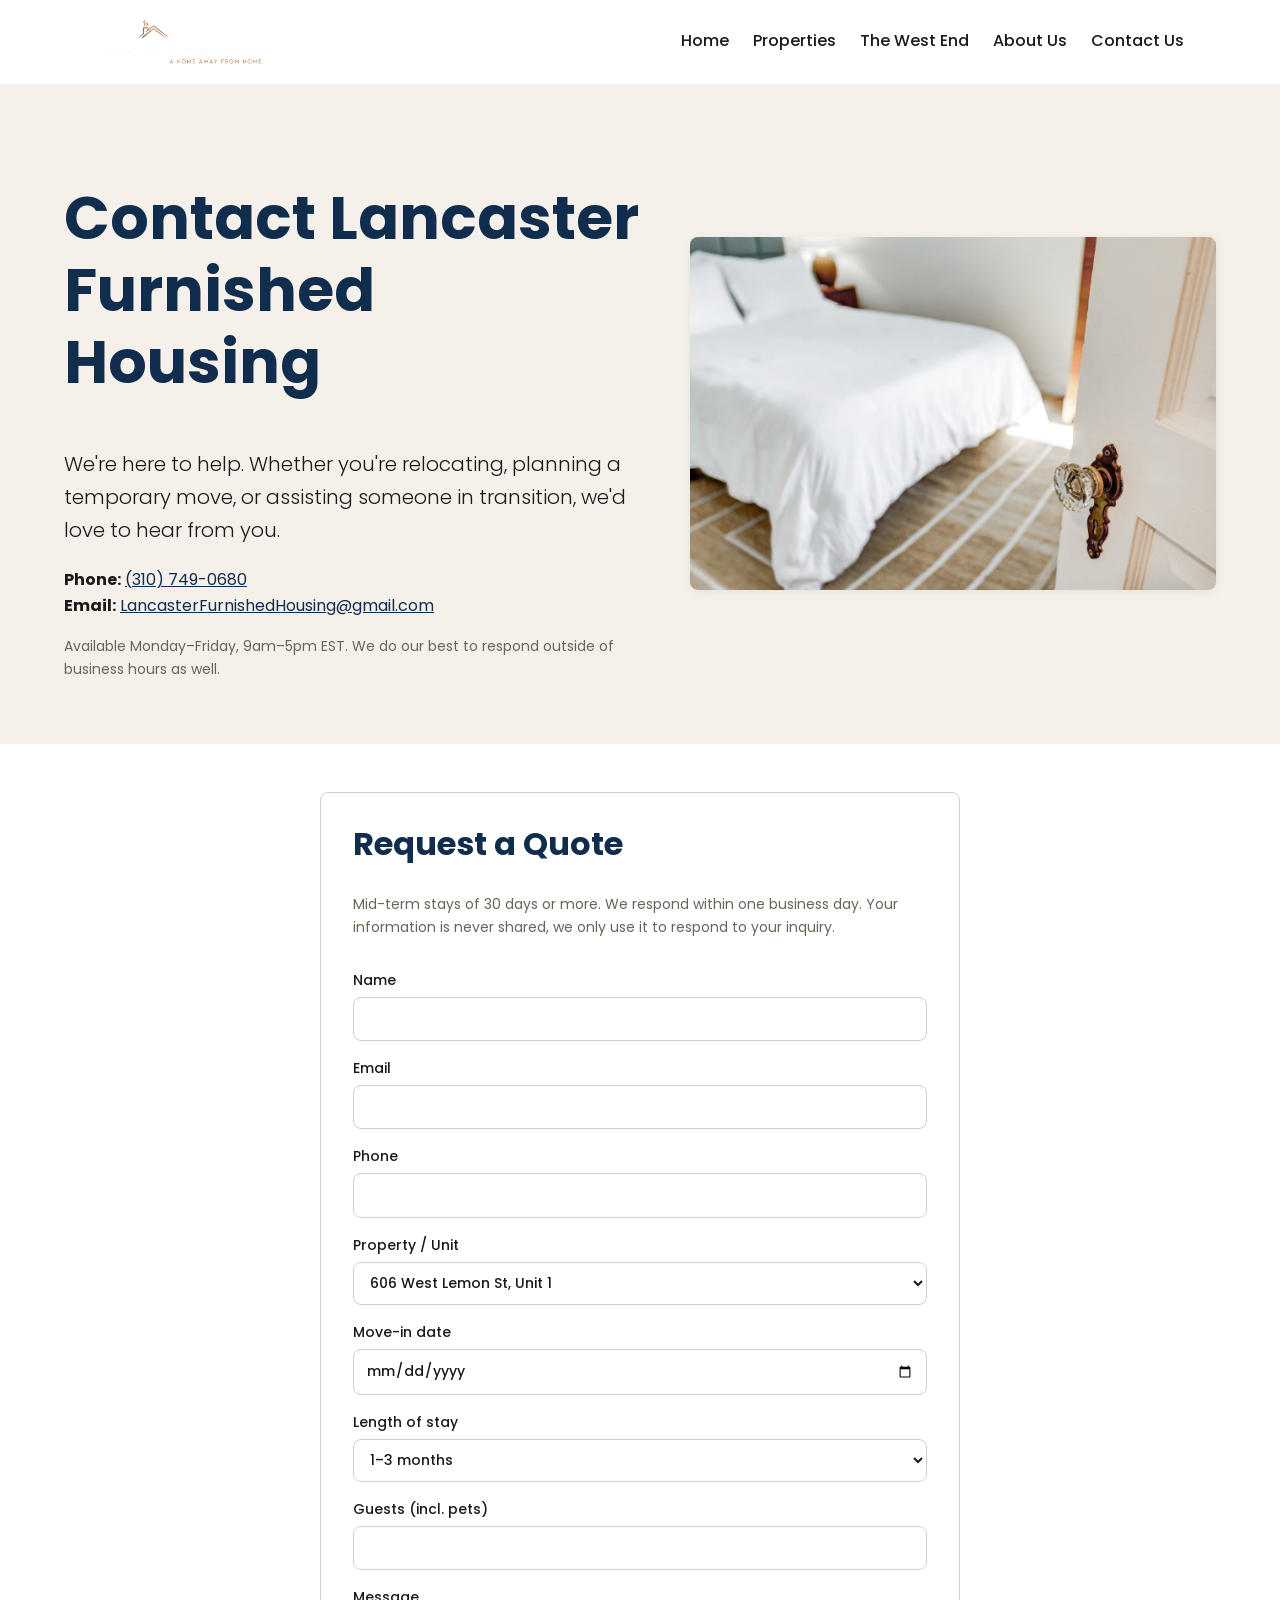
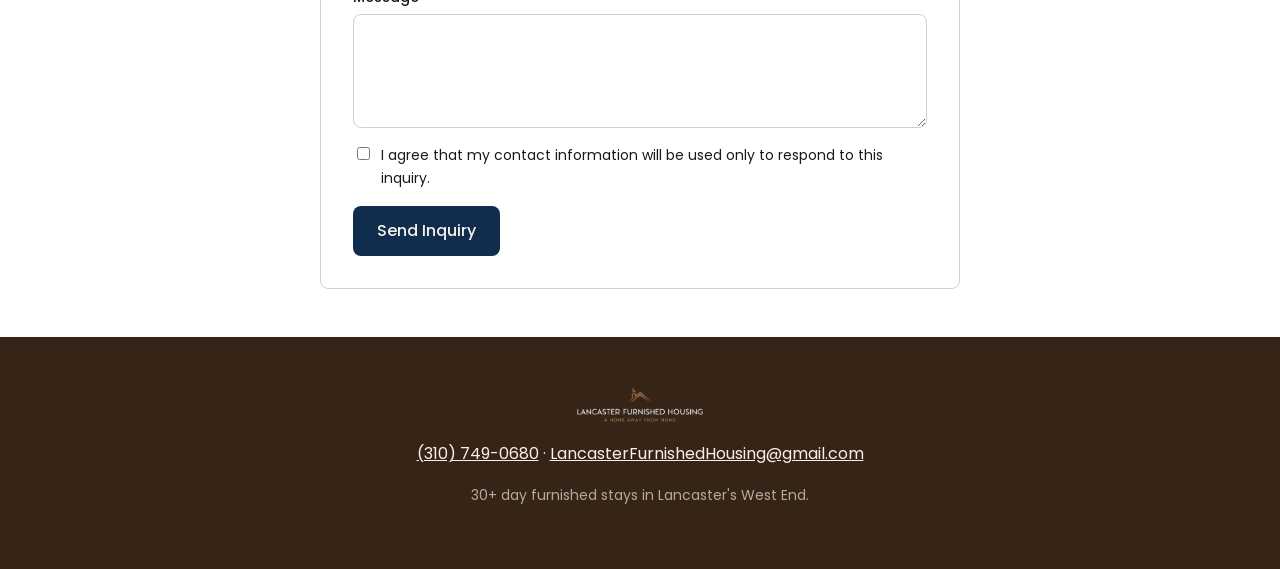
<file: contact-us.html>
<!DOCTYPE html>
<html lang="en">
<head>
<meta charset="UTF-8">
<meta name="viewport" content="width=device-width, initial-scale=1.0">
<meta name="description" content="Contact Lancaster Furnished Housing, inquiries about furnished 30+ day stays in Lancaster's West End. Phone (310) 749-0680.">
<link rel="icon" type="image/png" href="assets/img/logo-color.png">
<meta property="og:title" content="Contact Us, Lancaster Furnished Housing">
<meta property="og:description" content="Contact Lancaster Furnished Housing, inquiries about furnished 30+ day stays in Lancaster's West End. Phone (310) 749-0680.">
<meta property="og:type" content="website">
<title>Contact Us, Lancaster Furnished Housing</title>
<link rel="stylesheet" href="assets/css/tokens.css">
<link rel="stylesheet" href="assets/css/styles.css">
<link rel="preconnect" href="https://fonts.googleapis.com">
<link rel="preconnect" href="https://fonts.gstatic.com" crossorigin>
<link href="https://fonts.googleapis.com/css2?family=Poppins:wght@300;400;500;700&display=swap" rel="stylesheet">
</head>
<body>
<header class="site-header">
  <a class="brand" href="index.html"><img src="assets/img/logo-color.png" alt="Lancaster Furnished Housing"></a>
  <nav aria-label="Main">
    <a href="index.html">Home</a>
    <a href="properties.html">Properties</a>
    <a href="the-west-end.html">The West End</a>
    <a href="about-us.html">About Us</a>
    <a href="contact-us.html">Contact Us</a>
  </nav>
</header>
<main>
  <section class="band-cream">
    <div class="hero wrap">
      <div>
        <h1>Contact Lancaster Furnished Housing</h1>
        <p class="lead">We're here to help. Whether you're relocating, planning a temporary move, or assisting someone in transition, we'd love to hear from you.</p>
        <p><strong>Phone:</strong> <a href="tel:+13107490680">(310) 749-0680</a><br>
        <strong>Email:</strong> <a href="mailto:LancasterFurnishedHousing@gmail.com">LancasterFurnishedHousing@gmail.com</a></p>
        <p class="fine">Available Monday–Friday, 9am–5pm EST. We do our best to respond outside of business hours as well.</p>
      </div>
      <img src="assets/img/contact-hero.jpg" alt="A furnished living space in one of our Lancaster apartments">
    </div>
  </section>
  <section>
<form class="inquiry" action="https://formspree.io/f/myezeeeq" method="POST">
  <!-- Formspree endpoint: myezeeeq (2026-09-20) -->
  <h2>Request a Quote</h2>
  <p class="fine">Mid-term stays of 30 days or more. We respond within one business day. Your information is never shared, we only use it to respond to your inquiry.</p>
  <label>Name <input type="text" name="name" required></label>
  <label>Email <input type="email" name="email" required></label>
  <label>Phone <input type="tel" name="phone"></label>
  <label>Property / Unit
    <select name="unit" required>
      <option value="606-w-lemon-unit-1">606 West Lemon St, Unit 1</option>
      <option value="606-w-lemon-unit-2">606 West Lemon St, Unit 2</option>
      <option value="407-college-ave-unit-2">407 College Ave, Unit 2</option>
      <option value="409-college-ave-unit-2">409 College Ave, Unit 2</option>
      <option value="not-sure">Not sure yet</option>
    </select>
  </label>
  <label>Move-in date <input type="date" name="move_in" required></label>
  <label>Length of stay
    <select name="stay" required>
      <option>1–3 months</option><option>3–6 months</option>
      <option>6+ months</option><option>Not sure</option>
    </select>
  </label>
  <label>Guests (incl. pets) <input type="text" name="guests"></label>
  <label>Message <textarea name="message" rows="4"></textarea></label>
  <label class="consent"><input type="checkbox" name="consent" required> I agree that my contact information will be used only to respond to this inquiry.</label>
  <button type="submit" class="btn">Send Inquiry</button>
</form>
  </section>
</main>
<footer class="site-footer">
  <img src="assets/img/logo-nobg.png" alt="" aria-hidden="true">
  <p><span class="fcontact"><a href="tel:+13107490680">(310) 749-0680</a></span><span class="fsep"> · </span><span class="fcontact"><a href="mailto:LancasterFurnishedHousing@gmail.com">LancasterFurnishedHousing@gmail.com</a></span></p>
  <p class="fine">30+ day furnished stays in Lancaster's West End.</p>
  <!-- TODO: real Instagram handle -->
</footer>
</body>
</html>
</file>
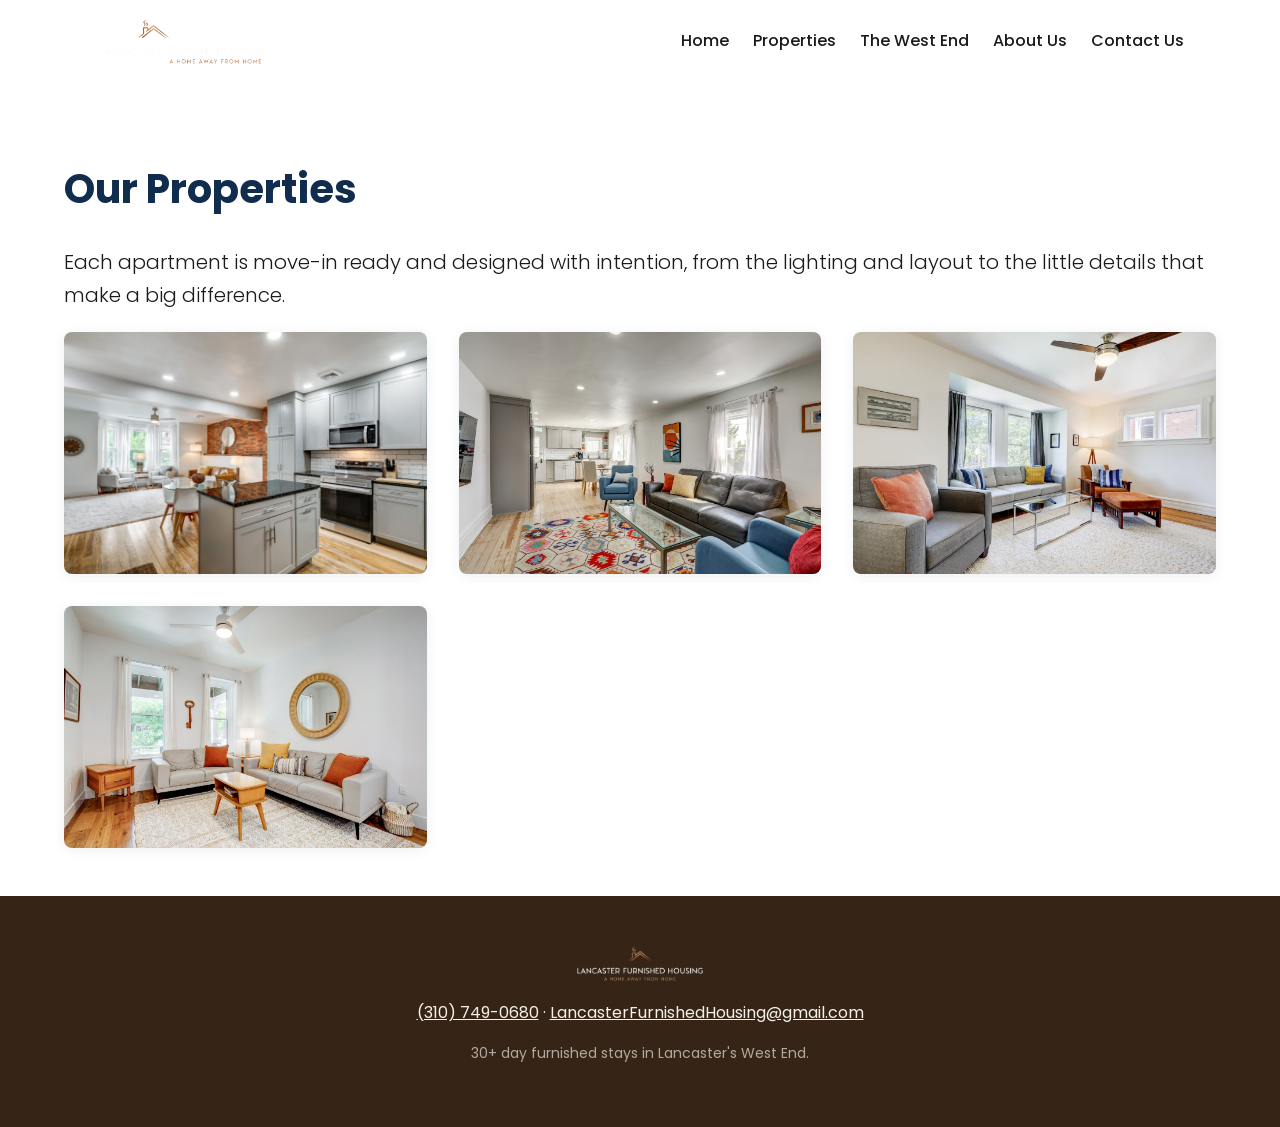
<file: properties.html>
<!DOCTYPE html>
<html lang="en">
<head>
<meta charset="UTF-8">
<meta name="viewport" content="width=device-width, initial-scale=1.0">
<meta name="description" content="Browse Lancaster Furnished Housing's fully furnished apartments for 30+ day stays in Lancaster's West End.">
<link rel="icon" type="image/png" href="assets/img/logo-color.png">
<meta property="og:title" content="Properties, Lancaster Furnished Housing">
<meta property="og:description" content="Browse Lancaster Furnished Housing's fully furnished apartments for 30+ day stays in Lancaster's West End.">
<meta property="og:type" content="website">
<title>Properties, Lancaster Furnished Housing</title>
<link rel="stylesheet" href="assets/css/tokens.css">
<link rel="stylesheet" href="assets/css/styles.css">
<link rel="preconnect" href="https://fonts.googleapis.com">
<link rel="preconnect" href="https://fonts.gstatic.com" crossorigin>
<link href="https://fonts.googleapis.com/css2?family=Poppins:wght@300;400;500;700&display=swap" rel="stylesheet">
</head>
<body>
<header class="site-header">
  <a class="brand" href="index.html"><img src="assets/img/logo-color.png" alt="Lancaster Furnished Housing"></a>
  <nav aria-label="Main">
    <a href="index.html">Home</a>
    <a href="properties.html">Properties</a>
    <a href="the-west-end.html">The West End</a>
    <a href="about-us.html">About Us</a>
    <a href="contact-us.html">Contact Us</a>
  </nav>
</header>
<main>
  <section>
    <div class="wrap">
      <h1>Our Properties</h1>
      <p class="lead">Each apartment is move-in ready and designed with intention, from the lighting and layout to the little details that make a big difference.</p>
      <div class="cards">
<a class="card" href="606-w-lemon-unit-2.html"><figure><img src="assets/img/card-01.jpg" alt="606 West Lemon Street, Unit 2" loading="lazy"><figcaption><strong>606 West Lemon Street, Unit 2</strong><span>2 Bed / 1 Bath</span></figcaption></figure></a>
<a class="card" href="407-college-ave-unit-2.html"><figure><img src="assets/img/card-02.jpg" alt="407 College Avenue, Unit 2" loading="lazy"><figcaption><strong>407 College Avenue, Unit 2</strong><span>2 Bed / 1 Bath</span></figcaption></figure></a>
<a class="card" href="409-college-ave-unit-2.html"><figure><img src="assets/img/card-03.jpg" alt="409 College Ave, Unit 2" loading="lazy"><figcaption><strong>409 College Ave, Unit 2</strong><span>2 Bed / 1 Bath</span></figcaption></figure></a>
<a class="card" href="606-w-lemon-unit-1.html"><figure><img src="assets/img/card-04.jpg" alt="606 West Lemon Street, Unit 1" loading="lazy"><figcaption><strong>606 West Lemon Street, Unit 1</strong><span>1 Bed / 1 Bath</span></figcaption></figure></a>
      </div>
    </div>
  </section>
</main>
<footer class="site-footer">
  <img src="assets/img/logo-nobg.png" alt="" aria-hidden="true">
  <p><span class="fcontact"><a href="tel:+13107490680">(310) 749-0680</a></span><span class="fsep"> · </span><span class="fcontact"><a href="mailto:LancasterFurnishedHousing@gmail.com">LancasterFurnishedHousing@gmail.com</a></span></p>
  <p class="fine">30+ day furnished stays in Lancaster's West End.</p>
  <!-- TODO: real Instagram handle -->
</footer>
</body>
</html>
</file>
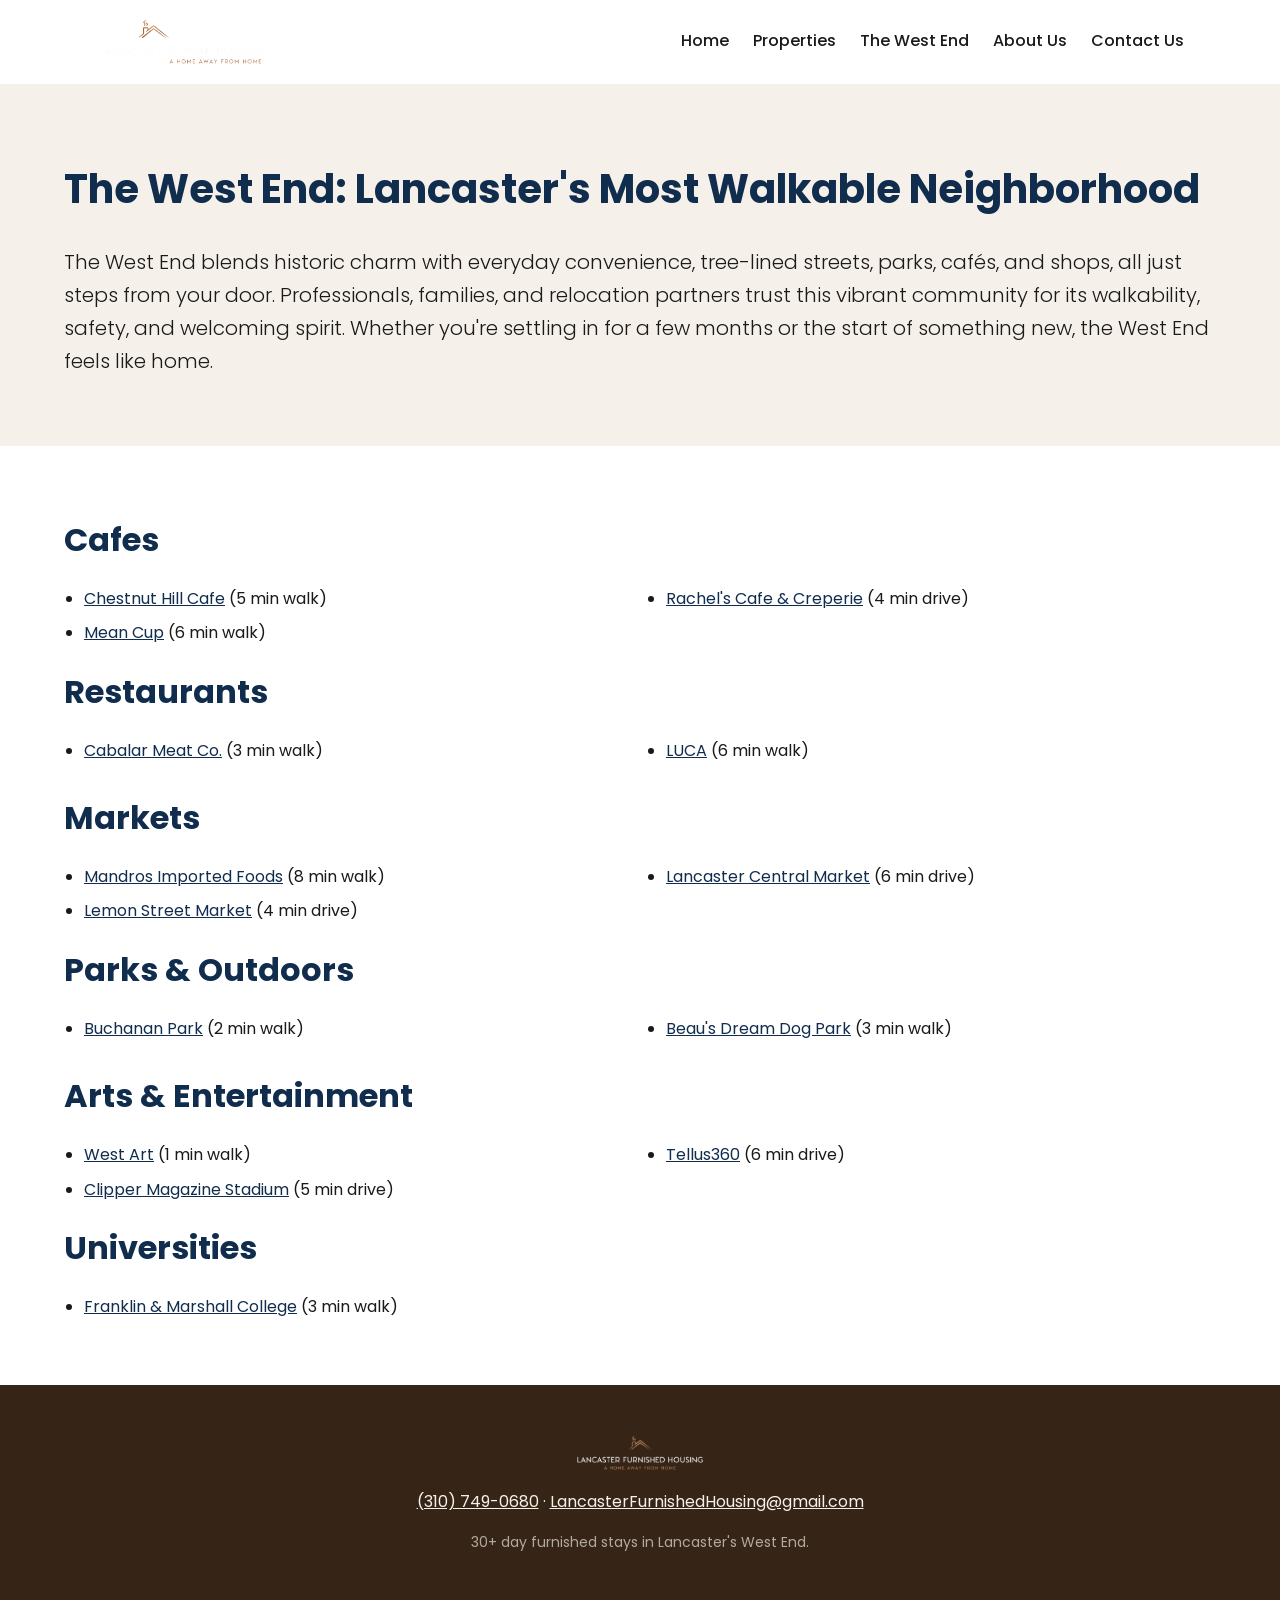
<file: the-west-end.html>
<!DOCTYPE html>
<html lang="en">
<head>
<meta charset="UTF-8">
<meta name="viewport" content="width=device-width, initial-scale=1.0">
<meta name="description" content="The West End, Lancaster's most walkable neighborhood: cafes, restaurants, markets, parks, arts, and universities steps from our furnished apartments.">
<link rel="icon" type="image/png" href="assets/img/logo-color.png">
<meta property="og:title" content="The West End, Lancaster Furnished Housing">
<meta property="og:description" content="The West End, Lancaster's most walkable neighborhood: cafes, restaurants, markets, parks, arts, and universities steps from our furnished apartments.">
<meta property="og:type" content="website">
<title>The West End, Lancaster Furnished Housing</title>
<link rel="stylesheet" href="assets/css/tokens.css">
<link rel="stylesheet" href="assets/css/styles.css">
<link rel="preconnect" href="https://fonts.googleapis.com">
<link rel="preconnect" href="https://fonts.gstatic.com" crossorigin>
<link href="https://fonts.googleapis.com/css2?family=Poppins:wght@300;400;500;700&display=swap" rel="stylesheet">
</head>
<body>
<header class="site-header">
  <a class="brand" href="index.html"><img src="assets/img/logo-color.png" alt="Lancaster Furnished Housing"></a>
  <nav aria-label="Main">
    <a href="index.html">Home</a>
    <a href="properties.html">Properties</a>
    <a href="the-west-end.html">The West End</a>
    <a href="about-us.html">About Us</a>
    <a href="contact-us.html">Contact Us</a>
  </nav>
</header>
<main>
  <section class="band-cream">
    <div class="prose">
      <h1>The West End: Lancaster's Most Walkable Neighborhood</h1>
      <p class="lead">The West End blends historic charm with everyday convenience, tree-lined streets, parks, cafés, and shops, all just steps from your door. Professionals, families, and relocation partners trust this vibrant community for its walkability, safety, and welcoming spirit. Whether you're settling in for a few months or the start of something new, the West End feels like home.</p>
    </div>
  </section>
  <section>
    <div class="prose">
      <h2>Cafes</h2>
      <ul>
        <li><a href="https://www.chestnuthilllancaster.com/">Chestnut Hill Cafe</a> (5 min walk)</li>
        <li><a href="https://www.meancup.com/menu.html">Mean Cup</a> (6 min walk)</li>
        <li><a href="https://www.rachelscreperie.com/">Rachel's Cafe &amp; Creperie</a> (4 min drive)</li>
      </ul>
      <h2>Restaurants</h2>
      <ul>
        <li><a href="https://www.eatcabalar.com/">Cabalar Meat Co.</a> (3 min walk)</li>
        <li><a href="https://lucalancaster.com/">LUCA</a> (6 min walk)</li>
      </ul>
      <h2>Markets</h2>
      <ul>
        <li><a href="https://www.mandrosimportedfoods.net/">Mandros Imported Foods</a> (8 min walk)</li>
        <li><a href="https://www.lemonstreetmarket.com/">Lemon Street Market</a> (4 min drive)</li>
        <li><a href="https://centralmarketlancaster.com/">Lancaster Central Market</a> (6 min drive)</li>
      </ul>
      <h2>Parks &amp; Outdoors</h2>
      <ul>
        <li><a href="https://www.google.com/search?q=buchanan+park">Buchanan Park</a> (2 min walk)</li>
        <li><a href="https://www.google.com/search?q=dog+park+at+buchanan+park">Beau's Dream Dog Park</a> (3 min walk)</li>
      </ul>
      <h2>Arts &amp; Entertainment</h2>
      <ul>
        <li><a href="https://www.westartlanc.com/">West Art</a> (1 min walk)</li>
        <li><a href="https://www.lancasterbarnstormers.com/">Clipper Magazine Stadium</a> (5 min drive)</li>
        <li><a href="https://www.tellus360.com/">Tellus360</a> (6 min drive)</li>
      </ul>
      <h2>Universities</h2>
      <ul>
        <li><a href="https://www.fandm.edu/">Franklin &amp; Marshall College</a> (3 min walk)</li>
      </ul>
    </div>
  </section>
</main>
<footer class="site-footer">
  <img src="assets/img/logo-nobg.png" alt="" aria-hidden="true">
  <p><span class="fcontact"><a href="tel:+13107490680">(310) 749-0680</a></span><span class="fsep"> · </span><span class="fcontact"><a href="mailto:LancasterFurnishedHousing@gmail.com">LancasterFurnishedHousing@gmail.com</a></span></p>
  <p class="fine">30+ day furnished stays in Lancaster's West End.</p>
  <!-- TODO: real Instagram handle -->
</footer>
</body>
</html>
</file>
<file: assets/css/tokens.css>
/* Lancaster Furnished Housing — design tokens.
   Values measured from the live Squarespace site's generated stylesheet (2026-09-20):
   accent hsl(212.46,64.21%,18.63%) -> #112D4E, lightAccent hsl(35,40%,94.12%) -> #F5F1EA,
   darkAccent hsl(32.9,40.26%,15.1%) -> #362517. Font: Poppins (300/400/500/700). */

:root {
  /* Color */
  --accent: #112D4E;
  --accent-ink: #F5F1EA;
  --cream: #F5F1EA;
  --paper: #FFFFFF;
  --ink: #1A1A1A;
  --espresso: #362517;
  --espresso-ink: #F5F1EA;
  --rule: #D8CFC2;
  --muted: #6B6357;

  /* Type */
  --font-body: "Poppins", -apple-system, BlinkMacSystemFont, "Segoe UI", Helvetica, Arial, sans-serif;
  --text-hero: clamp(2.25rem, 5.5vw, 3.75rem);
  --text-h1: clamp(1.75rem, 3.5vw, 2.5rem);
  --text-h2: clamp(1.5rem, 3vw, 2rem);
  --text-lead: 1.25rem;
  --text-body: 1rem;
  --text-small: 0.875rem;
  --leading-tight: 1.2;
  --leading-body: 1.65;
  --weight-light: 300;
  --weight-regular: 400;
  --weight-medium: 500;
  --weight-bold: 700;

  /* Spacing */
  --space-1: .5rem;
  --space-2: 1rem;
  --space-3: 1.5rem;
  --space-4: 2rem;
  --space-5: 3rem;
  --space-6: 4rem;

  /* Shape & layout */
  --radius: 8px;
  --maxw: 72rem;
  --shadow: 0 2px 12px rgba(17, 45, 78, .08);
}

@media (prefers-color-scheme: dark) {
  :root {
    --paper: #121820;
    --cream: #1B2430;
    --ink: #ECE9E4;
    --muted: #A9A396;
    --rule: #2E3A4A;
    --accent: #2E5E96;
    --accent-ink: #FFFFFF;
    --espresso: #241B12;
  }
}

@media (prefers-reduced-motion: reduce) {
  *, *::before, *::after {
    transition: none !important;
    animation: none !important;
  }
}
</file>
<file: assets/css/styles.css>
/* Lancaster Furnished Housing — components (tokens live in tokens.css) */

* { box-sizing: border-box; }
html { scroll-behavior: smooth; }
body {
  margin: 0;
  font-family: var(--font-body);
  font-weight: var(--weight-regular);
  font-size: var(--text-body);
  line-height: var(--leading-body);
  color: var(--ink);
  background: var(--paper);
}
img { max-width: 100%; height: auto; display: block; }
p { text-wrap: pretty; widows: 2; orphans: 2; }
h1, h2, h3 { line-height: var(--leading-tight); font-weight: var(--weight-bold); color: var(--accent); text-wrap: balance; }
body { overflow-wrap: break-word; }
h1 { font-size: var(--text-h1); }
h2 { font-size: var(--text-h2); }
p.lead { font-size: var(--text-lead); font-weight: var(--weight-light); }
a { color: var(--accent); }
.fine { font-size: var(--text-small); color: var(--muted); }

/* Header */
.site-header {
  display: flex; align-items: center; justify-content: space-between; gap: var(--space-3);
  padding: var(--space-2) var(--space-4);
  max-width: var(--maxw); margin: 0 auto;
  flex-wrap: wrap;
}
.site-header .brand img { height: 3.25rem; width: auto; }
.site-header nav { display: flex; gap: var(--space-3); flex-wrap: wrap; }
.site-header nav a {
  text-decoration: none; color: var(--ink); font-weight: var(--weight-medium);
  padding: .25rem 0; border-bottom: 2px solid transparent;
  display: inline-flex; align-items: center; min-height: 44px; /* touch target */
}
.site-header nav a:hover { border-bottom-color: var(--accent); color: var(--accent); }

/* Sections */
main > section { padding: var(--space-5) var(--space-4); }
.wrap { max-width: var(--maxw); margin: 0 auto; }
.band-cream { background: var(--cream); }
.band-espresso { background: var(--espresso); color: var(--espresso-ink); }
.band-espresso h1, .band-espresso h2 { color: var(--espresso-ink); }

/* Hero */
.hero { display: grid; grid-template-columns: 1.1fr 1fr; gap: var(--space-5); align-items: center; }
.hero h1 { font-size: var(--text-hero); font-weight: var(--weight-bold); }
.hero img { border-radius: var(--radius); box-shadow: var(--shadow); }
@media (max-width: 56rem) { .hero { grid-template-columns: 1fr; } }

/* Buttons */
.btn {
  display: inline-block; padding: .75rem 1.5rem; border-radius: var(--radius);
  background: var(--accent); color: var(--accent-ink); text-decoration: none;
  font-weight: var(--weight-medium);
}
.btn:hover { opacity: .92; }
.btn.ghost { background: transparent; color: var(--accent); border: 1px solid var(--accent); }

/* Value props + cards */
.trio { display: grid; grid-template-columns: repeat(3, 1fr); gap: var(--space-3); }
.trio .prop { background: var(--paper); border: 1px solid var(--rule); border-radius: var(--radius); padding: var(--space-3); }
@media (max-width: 48rem) { .trio { grid-template-columns: 1fr; } }

.cards { display: grid; grid-template-columns: repeat(3, 1fr); gap: var(--space-4); }
@media (max-width: 56rem) { .cards { grid-template-columns: repeat(2, 1fr); } }
@media (max-width: 40rem) { .cards { grid-template-columns: 1fr; } }
.card, .card-coming { text-decoration: none; color: inherit; display: block; }
.card figure, .card-coming figure { margin: 0; position: relative; border-radius: var(--radius); overflow: hidden; box-shadow: var(--shadow); }
.card figure::before, .card-coming figure::before {
  content: ""; position: absolute; inset: 0;
  background: linear-gradient(to bottom, rgba(0,0,0,.55), transparent 55%);
  opacity: 0; transition: opacity .4s linear;
}
.card:hover figure::before { opacity: 1; }
.card figcaption {
  position: absolute; top: 12px; left: 12px; right: 12px; color: #fff;
  opacity: 0; transform: translateY(-10px); transition: opacity .4s, transform .4s;
}
.card:hover figcaption { opacity: 1; transform: translateY(0); }
.card figcaption strong { display: block; font-size: var(--text-lead); }
.card figcaption span { font-size: var(--text-small); }
.card-coming figure { filter: grayscale(.4); }
.card-coming .coming-tag {
  position: absolute; top: 12px; right: 12px; background: var(--espresso); color: var(--espresso-ink);
  font-size: var(--text-small); font-weight: var(--weight-medium); padding: .25rem .75rem; border-radius: 999px;
}

/* Unit pages */
.unit-hero { max-width: var(--maxw); margin: 0 auto; }
.beds { color: var(--muted); font-weight: var(--weight-medium); }
.amenities ul { columns: 3; gap: var(--space-4); padding: 0; list-style: none; max-width: var(--maxw); margin: 0 auto; }
@media (max-width: 48rem) { .amenities ul { columns: 2; } }
@media (max-width: 32rem) { .amenities ul { columns: 1; } }
.amenities li { padding: .35rem 0 .35rem 1.25rem; position: relative; }
.amenities li::before { content: "◆"; position: absolute; left: 0; color: var(--accent); font-size: .6rem; top: .8rem; }

.tour { background: var(--cream); }
.tour h2, .gallery h2, .inquiry h2 { max-width: var(--maxw); margin: 0 auto var(--space-3); }
.iframe-wrap { max-width: var(--maxw); margin: 0 auto; border-radius: var(--radius); overflow: hidden; box-shadow: var(--shadow); }
.iframe-wrap iframe { width: 100%; aspect-ratio: 16 / 9; height: auto; border: 0; display: block; }

.gallery .grid { max-width: var(--maxw); margin: 0 auto; display: grid; grid-template-columns: repeat(3, 1fr); gap: var(--space-3); }
@media (max-width: 56rem) { .gallery .grid { grid-template-columns: repeat(2, 1fr); } }
@media (max-width: 40rem) { .gallery .grid { grid-template-columns: 1fr; } }
.gallery figure { margin: 0; }
.gallery img { border-radius: var(--radius); box-shadow: var(--shadow); width: 100%; }
.gallery figcaption { font-size: var(--text-small); color: var(--muted); padding: .4rem .2rem 0; }

/* Inquiry form */
.inquiry {
  max-width: 40rem; margin: 0 auto; background: var(--paper);
  border: 1px solid var(--rule); border-radius: var(--radius); padding: var(--space-4);
  display: grid; gap: var(--space-2);
}
.inquiry h2 { margin: 0; }
.inquiry label { display: grid; gap: .3rem; font-weight: var(--weight-medium); font-size: var(--text-small); }
.inquiry input, .inquiry select, .inquiry textarea {
  font: inherit; padding: .6rem .75rem; border: 1px solid var(--rule); border-radius: var(--radius);
  background: var(--paper); color: var(--ink);
}
.inquiry .consent { display: flex; gap: .5rem; align-items: flex-start; font-weight: var(--weight-regular); }
.inquiry .consent input { margin-top: .2rem; }
.inquiry button { justify-self: start; border: 0; cursor: pointer; font: inherit; font-weight: var(--weight-medium); }

/* Lists on prose pages */
.prose { max-width: var(--maxw); margin: 0 auto; }
.prose ul { columns: 2; gap: var(--space-4); padding-left: 1.25rem; }
.prose li { margin-bottom: .5rem; }


/* Mobile (mom-site pattern: compact nav at 767px, tightened padding on phones) */
@media (max-width: 767px) {
  .site-header { padding: var(--space-2) var(--space-3); }
  .site-header .brand img { height: 2.5rem; }
  .site-header nav { gap: var(--space-2); font-size: 12px; width: 100%; }
  .site-header { gap: var(--space-2); }
}
@media (max-width: 40rem) {
  main > section { padding: var(--space-4) 1.25rem; }
  .hero { gap: var(--space-3); }
  .btn { width: 100%; text-align: center; margin-bottom: .5rem; }
}
/* Touch devices: captions can't rely on hover — show them statically */
@media (hover: none) {
  .card figure::before { opacity: .55; }
  .card figcaption { opacity: 1; transform: none; top: auto; bottom: 12px; }
  .card figcaption strong { font-size: var(--text-body); }
}

.site-footer .fcontact { white-space: nowrap; }
@media (max-width: 767px) {
  .site-footer .fsep { display: none; }
  .site-footer p { display: flex; flex-direction: column; gap: .35rem; align-items: center; }
}

/* Footer */
.site-footer { background: var(--espresso); color: var(--espresso-ink); text-align: center; padding: var(--space-5) var(--space-4); }
.site-footer img { height: 2.5rem; width: auto; margin: 0 auto var(--space-2); }
.site-footer a { color: var(--espresso-ink); }
.site-footer .fine { color: rgba(245, 241, 234, .65); }
</file>
